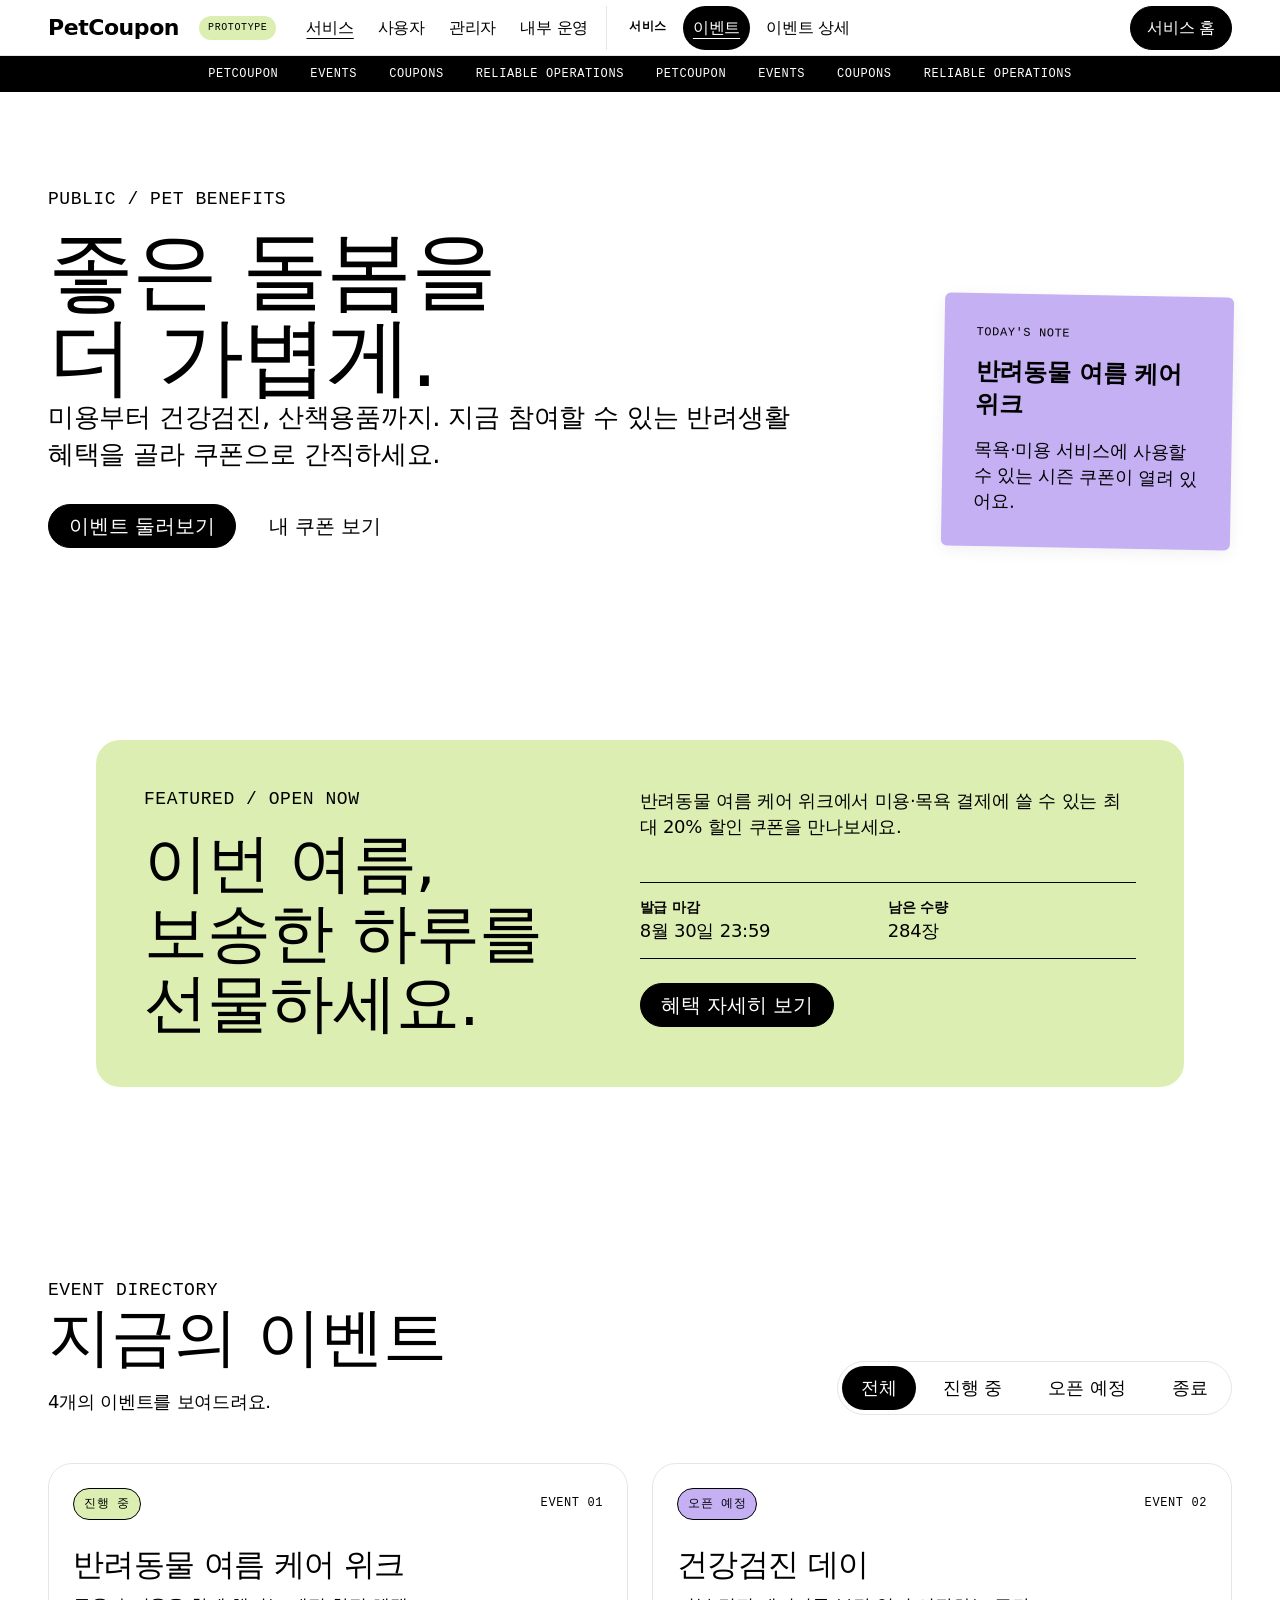
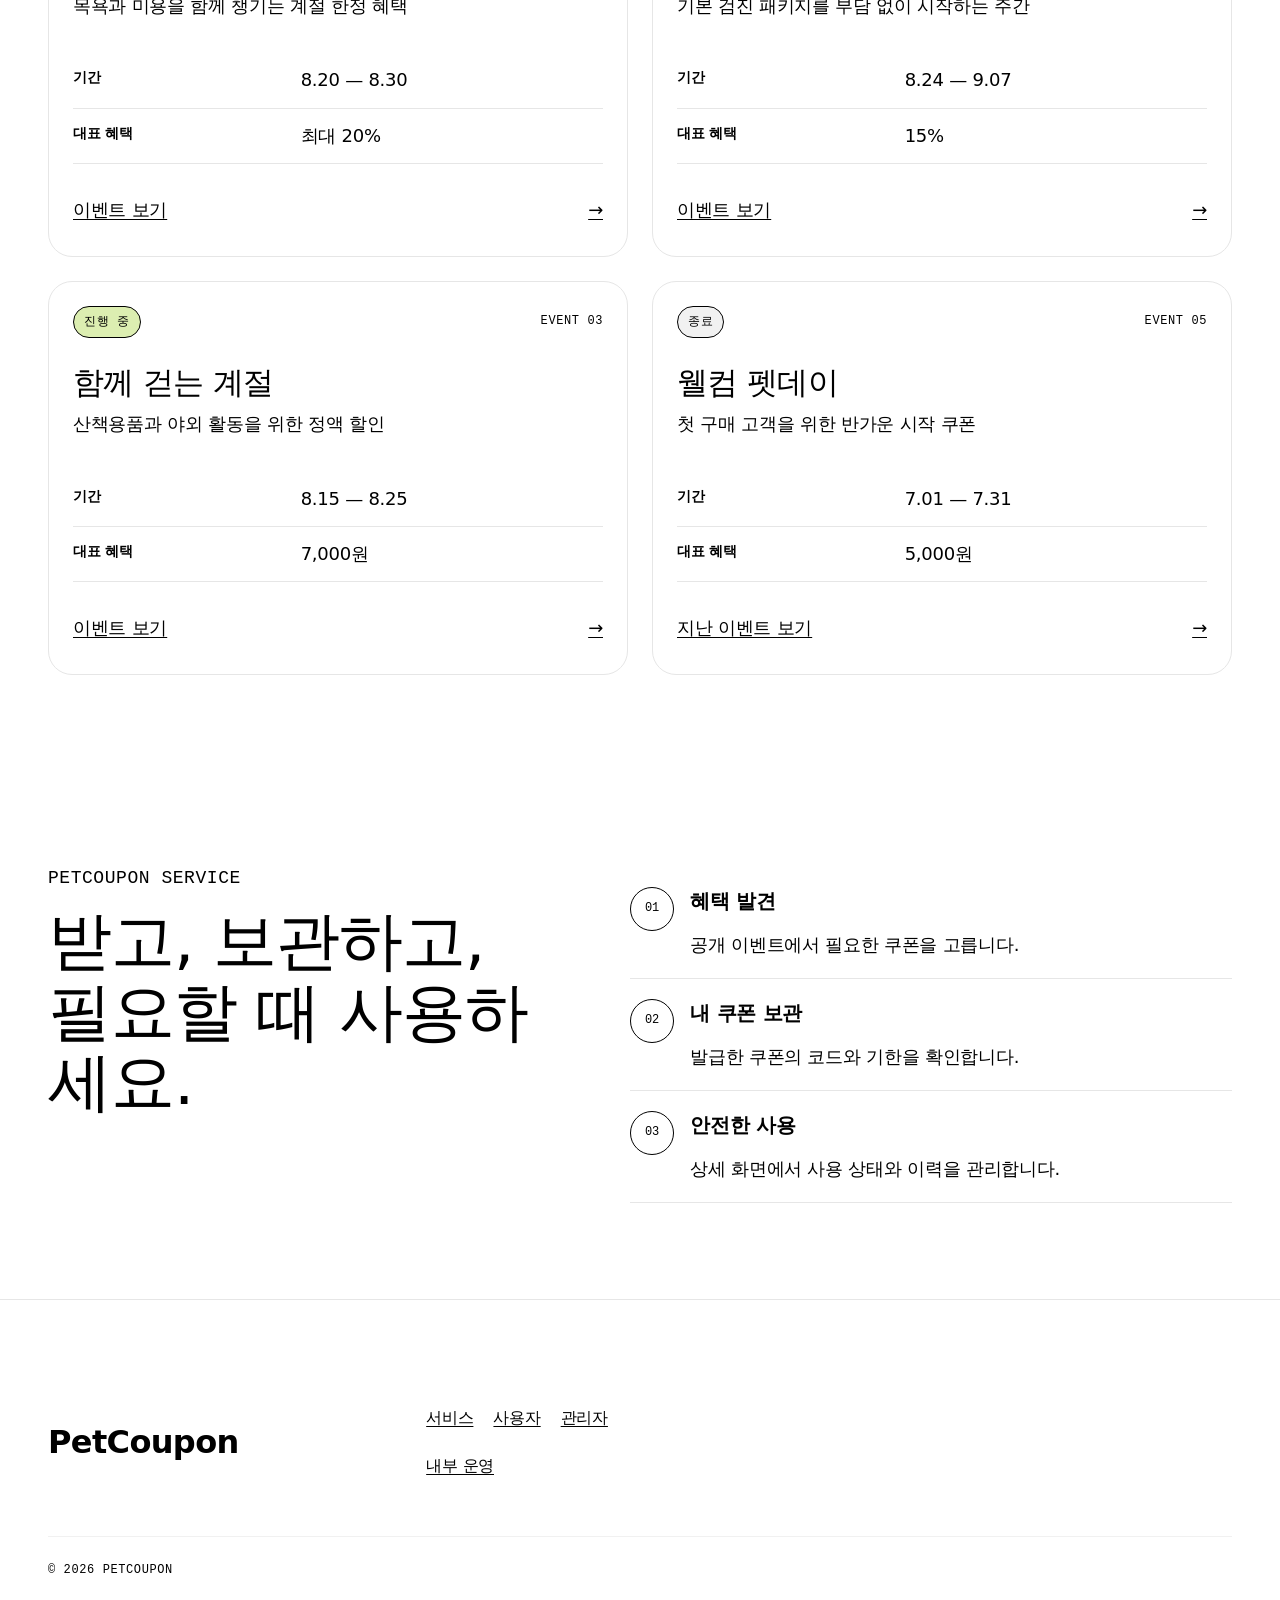
<file: src/main/resources/static/index.html>
<!doctype html>
<html lang="ko">
<head>
  <meta charset="UTF-8">
  <meta name="viewport" content="width=device-width, initial-scale=1">
  <title>PetCoupon | 반려생활을 위한 쿠폰</title>
  <meta name="description" content="반려동물 케어 이벤트와 쿠폰을 한곳에서 만나는 PetCoupon 서비스 홈입니다.">
  <link rel="stylesheet" href="css/common.css">
  <script src="js/common.js" defer></script>
</head>
<body data-area="public" data-page="index" data-root="">
  <a class="skip-link" href="#main-content">본문으로 건너뛰기</a>
  <div data-site-header></div>

  <main id="main-content" class="page-shell" tabindex="-1">
    <section class="page-hero" aria-labelledby="home-title">
      <div class="container hero-grid">
        <div>
          <p class="eyebrow">PUBLIC / PET BENEFITS</p>
          <h1 id="home-title">좋은 돌봄을<br>더 가볍게.</h1>
          <p class="hero-copy">미용부터 건강검진, 산책용품까지. 지금 참여할 수 있는 반려생활 혜택을 골라 쿠폰으로 간직하세요.</p>
          <div class="hero-actions">
            <a class="button button--primary" href="#event-list">이벤트 둘러보기</a>
            <a class="button button--secondary" href="user/my-coupons.html">내 쿠폰 보기</a>
          </div>
        </div>
        <aside class="hero-note" aria-label="오늘의 안내">
          <span class="caption">TODAY'S NOTE</span>
          <strong>반려동물 여름 케어 위크</strong>
          <p>목욕·미용 서비스에 사용할 수 있는 시즌 쿠폰이 열려 있어요.</p>
        </aside>
      </div>
    </section>

    <section class="section" aria-labelledby="featured-title">
      <div class="container">
        <article class="color-block color-block--lime story-split">
          <div>
            <p class="eyebrow">FEATURED / OPEN NOW</p>
            <h2 id="featured-title">이번 여름,<br>보송한 하루를 선물하세요.</h2>
          </div>
          <div class="story-copy">
            <p>반려동물 여름 케어 위크에서 미용·목욕 결제에 쓸 수 있는 최대 20% 할인 쿠폰을 만나보세요.</p>
            <dl class="inline-facts">
              <div><dt>발급 마감</dt><dd>8월 30일 23:59</dd></div>
              <div><dt>남은 수량</dt><dd>284장</dd></div>
            </dl>
            <a class="button button--primary" href="event-detail.html?id=1">혜택 자세히 보기</a>
          </div>
        </article>
      </div>
    </section>

    <section id="event-list" class="section" aria-labelledby="event-list-title">
      <div class="container" data-filter-group>
        <div class="section-head">
          <div>
            <p class="eyebrow">EVENT DIRECTORY</p>
            <h2 id="event-list-title">지금의 이벤트</h2>
            <p><span data-result-count aria-live="polite">4개</span>의 이벤트를 보여드려요.</p>
          </div>
          <div class="filter-bar" role="group" aria-label="이벤트 상태 필터">
            <button class="filter-pill is-active" type="button" data-filter-value="all" aria-pressed="true" aria-controls="event-grid">전체</button>
            <button class="filter-pill" type="button" data-filter-value="open" aria-pressed="false" aria-controls="event-grid">진행 중</button>
            <button class="filter-pill" type="button" data-filter-value="scheduled" aria-pressed="false" aria-controls="event-grid">오픈 예정</button>
            <button class="filter-pill" type="button" data-filter-value="closed" aria-pressed="false" aria-controls="event-grid">종료</button>
          </div>
        </div>

        <div id="event-grid" class="card-grid card-grid--two">
          <article class="hairline-card event-card" data-filter-item data-status="open" data-record-id="event-1">
            <div class="card-topline"><span class="status status--open">진행 중</span><span class="caption">EVENT 01</span></div>
            <h3>반려동물 여름 케어 위크</h3>
            <p>목욕과 미용을 함께 챙기는 계절 한정 혜택</p>
            <dl class="card-facts"><div><dt>기간</dt><dd>8.20 — 8.30</dd></div><div><dt>대표 혜택</dt><dd>최대 20%</dd></div></dl>
            <a class="card-link" href="event-detail.html?id=1">이벤트 보기 <span aria-hidden="true">→</span></a>
          </article>
          <article class="hairline-card event-card" data-filter-item data-status="scheduled" data-record-id="event-2">
            <div class="card-topline"><span class="status status--scheduled">오픈 예정</span><span class="caption">EVENT 02</span></div>
            <h3>건강검진 데이</h3>
            <p>기본 검진 패키지를 부담 없이 시작하는 주간</p>
            <dl class="card-facts"><div><dt>기간</dt><dd>8.24 — 9.07</dd></div><div><dt>대표 혜택</dt><dd>15%</dd></div></dl>
            <a class="card-link" href="event-detail.html?id=2">이벤트 보기 <span aria-hidden="true">→</span></a>
          </article>
          <article class="hairline-card event-card" data-filter-item data-status="open" data-record-id="event-3">
            <div class="card-topline"><span class="status status--open">진행 중</span><span class="caption">EVENT 03</span></div>
            <h3>함께 걷는 계절</h3>
            <p>산책용품과 야외 활동을 위한 정액 할인</p>
            <dl class="card-facts"><div><dt>기간</dt><dd>8.15 — 8.25</dd></div><div><dt>대표 혜택</dt><dd>7,000원</dd></div></dl>
            <a class="card-link" href="event-detail.html?id=3">이벤트 보기 <span aria-hidden="true">→</span></a>
          </article>
          <article class="hairline-card event-card" data-filter-item data-status="closed" data-record-id="event-5">
            <div class="card-topline"><span class="status status--closed">종료</span><span class="caption">EVENT 05</span></div>
            <h3>웰컴 펫데이</h3>
            <p>첫 구매 고객을 위한 반가운 시작 쿠폰</p>
            <dl class="card-facts"><div><dt>기간</dt><dd>7.01 — 7.31</dd></div><div><dt>대표 혜택</dt><dd>5,000원</dd></div></dl>
            <a class="card-link" href="event-detail.html?id=5">지난 이벤트 보기 <span aria-hidden="true">→</span></a>
          </article>
        </div>
        <div class="empty-state" data-filter-empty role="status" hidden>
          <h3>조건에 맞는 이벤트가 없어요.</h3>
          <p>다른 상태를 선택해 보세요.</p>
        </div>
      </div>
    </section>

    <section class="section" aria-labelledby="service-title">
      <div class="container editorial-row">
        <div><p class="eyebrow">PETCOUPON SERVICE</p><h2 id="service-title">받고, 보관하고,<br>필요할 때 사용하세요.</h2></div>
        <ol class="numbered-list">
          <li><strong>혜택 발견</strong><span>공개 이벤트에서 필요한 쿠폰을 고릅니다.</span></li>
          <li><strong>내 쿠폰 보관</strong><span>발급한 쿠폰의 코드와 기한을 확인합니다.</span></li>
          <li><strong>안전한 사용</strong><span>상세 화면에서 사용 상태와 이력을 관리합니다.</span></li>
        </ol>
      </div>
    </section>
  </main>

  <div data-site-footer></div>
  <div class="toast" data-toast role="status" aria-live="polite" aria-atomic="true" hidden></div>
</body>
</html>
</file>
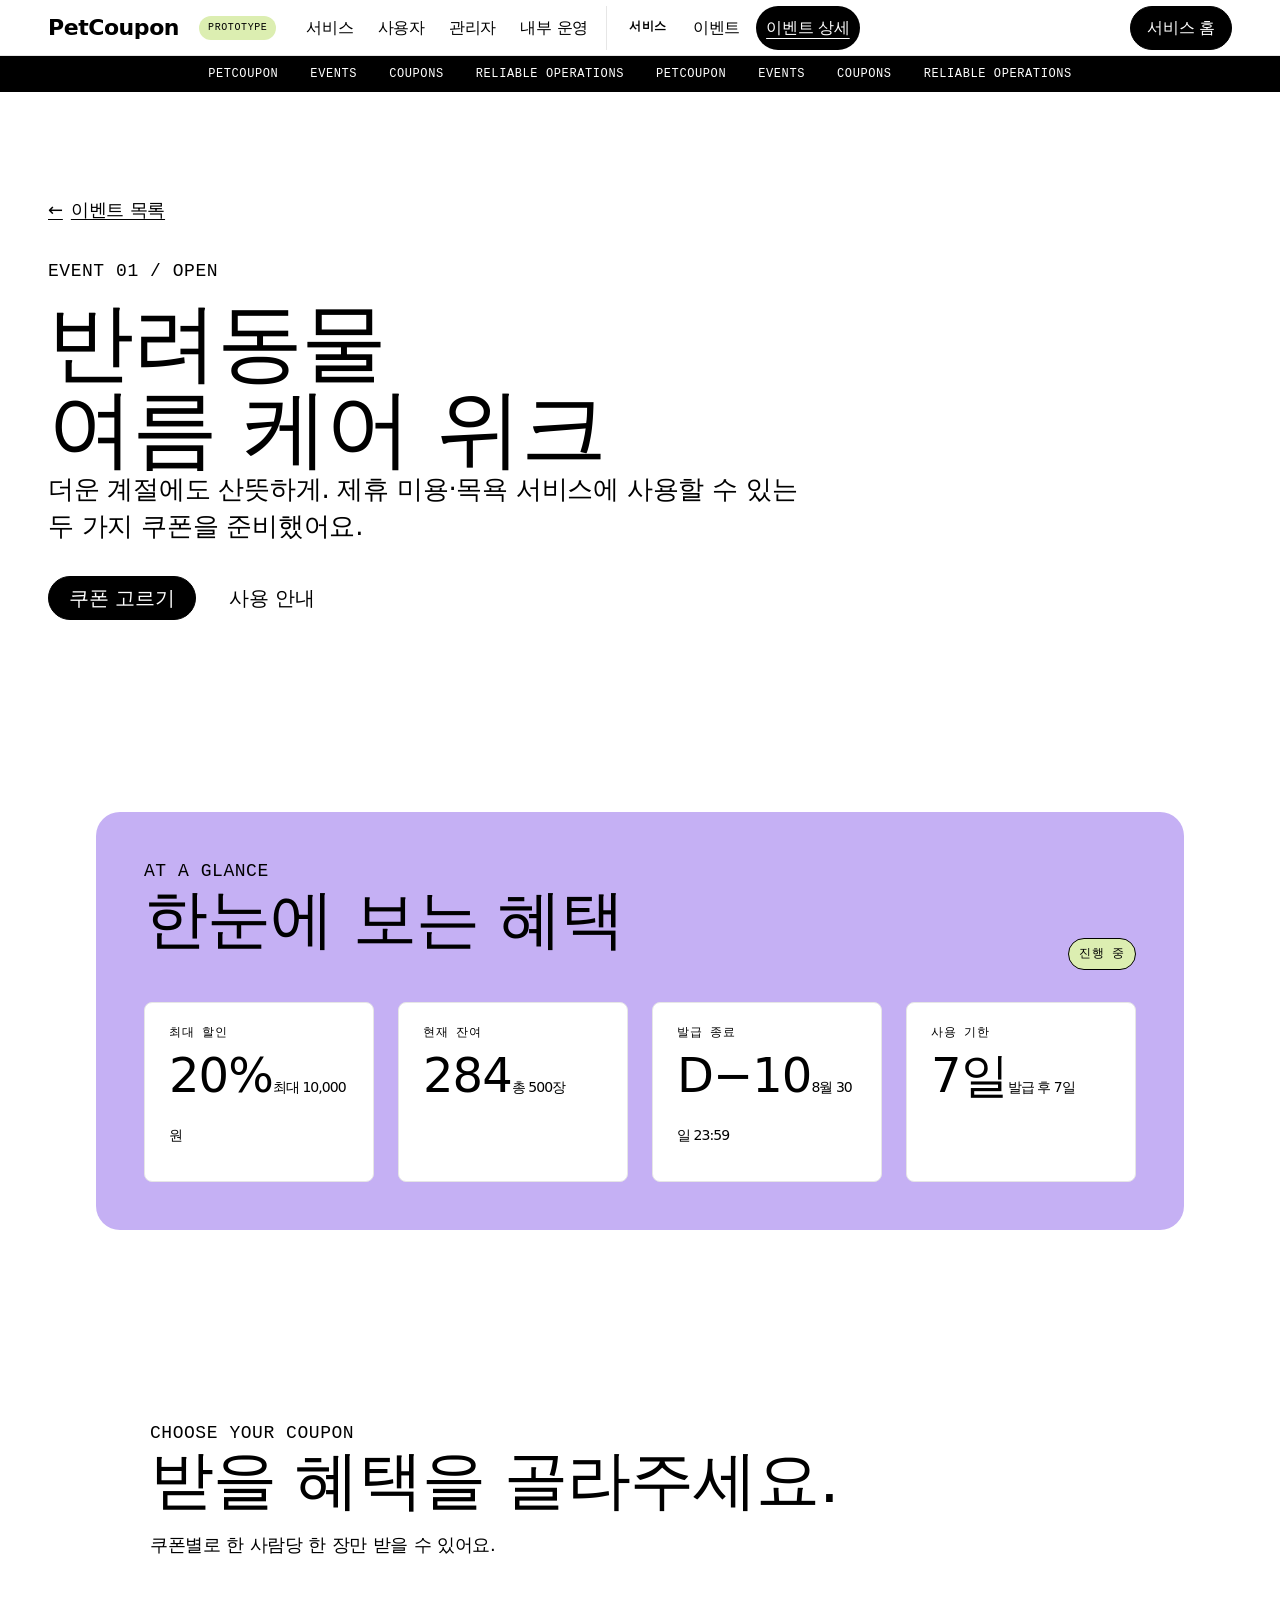
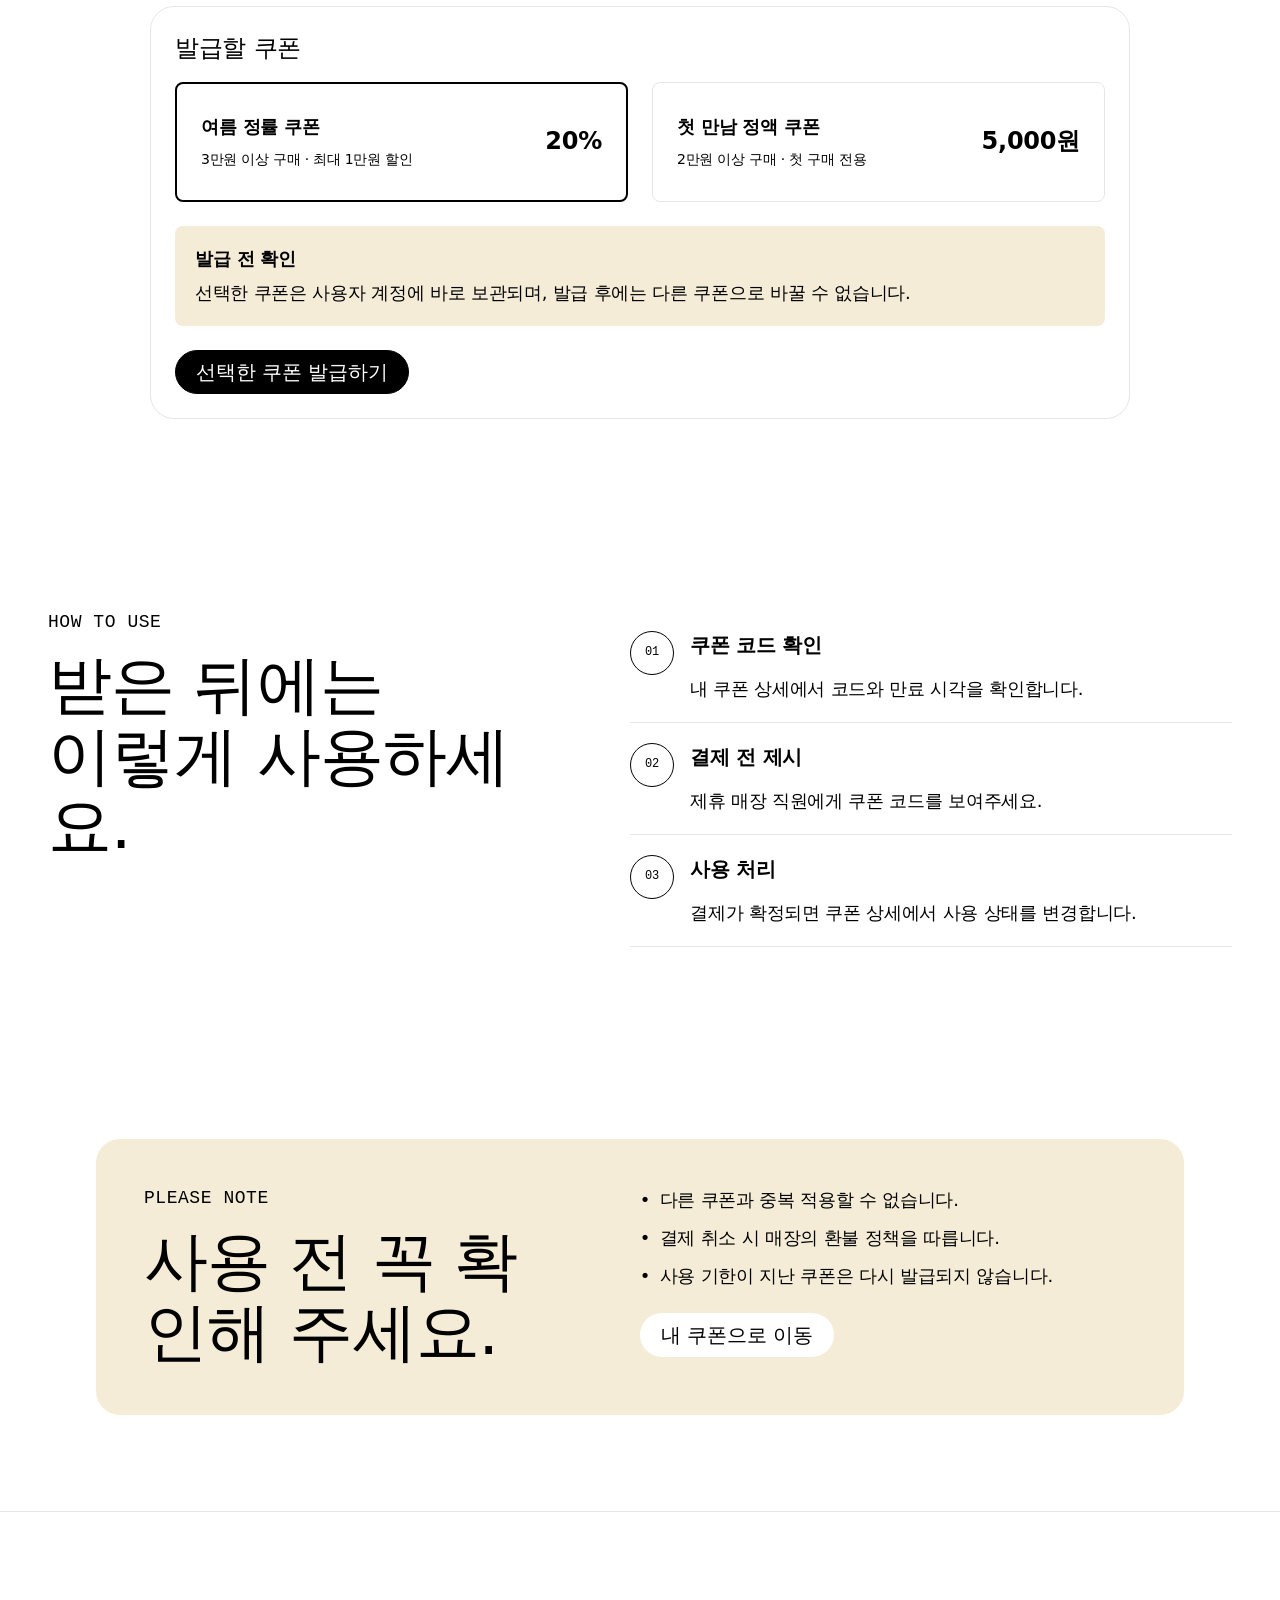
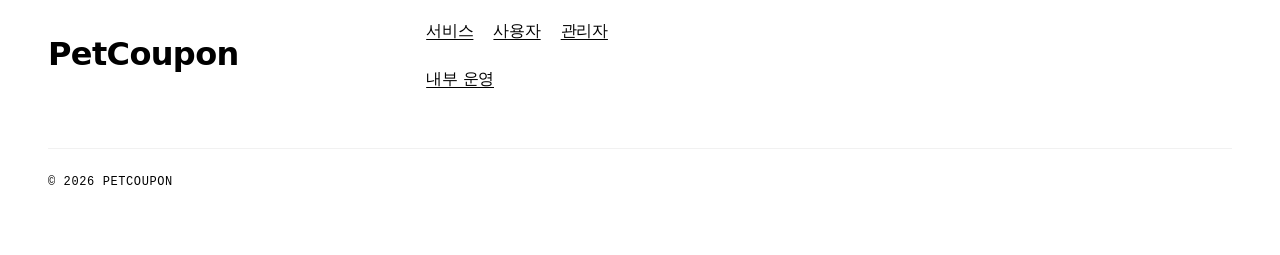
<file: src/main/resources/static/event-detail.html>
<!doctype html>
<html lang="ko">
<head>
  <meta charset="UTF-8">
  <meta name="viewport" content="width=device-width, initial-scale=1">
  <title>반려동물 여름 케어 위크 | PetCoupon</title>
  <meta name="description" content="반려동물 여름 케어 위크의 혜택과 발급 쿠폰을 확인하세요.">
  <link rel="stylesheet" href="css/common.css">
  <script src="js/common.js" defer></script>
</head>
<body data-area="public" data-page="event-detail" data-root="">
  <a class="skip-link" href="#main-content">본문으로 건너뛰기</a>
  <div data-site-header></div>

  <main id="main-content" class="page-shell" tabindex="-1">
    <section class="page-hero" aria-labelledby="event-title">
      <div class="container">
        <a class="back-link" href="index.html#event-list"><span aria-hidden="true">←</span> 이벤트 목록</a>
        <p class="eyebrow">EVENT 01 / OPEN</p>
        <h1 id="event-title">반려동물<br>여름 케어 위크</h1>
        <p class="hero-copy">더운 계절에도 산뜻하게. 제휴 미용·목욕 서비스에 사용할 수 있는 두 가지 쿠폰을 준비했어요.</p>
        <div class="hero-actions"><a class="button button--primary" href="#coupon-choice">쿠폰 고르기</a><a class="button button--secondary" href="#event-guide">사용 안내</a></div>
      </div>
    </section>

    <section class="section" aria-labelledby="event-summary-title">
      <div class="container">
        <article class="color-block color-block--lilac">
          <div class="section-head section-head--compact">
            <div><p class="eyebrow">AT A GLANCE</p><h2 id="event-summary-title">한눈에 보는 혜택</h2></div>
            <span class="status status--open">진행 중</span>
          </div>
          <dl class="metric-grid metric-grid--four">
            <div class="metric"><dt>최대 할인</dt><dd>20%<small>최대 10,000원</small></dd></div>
            <div class="metric"><dt>현재 잔여</dt><dd>284<small>총 500장</small></dd></div>
            <div class="metric"><dt>발급 종료</dt><dd>D−10<small>8월 30일 23:59</small></dd></div>
            <div class="metric"><dt>사용 기한</dt><dd>7일<small>발급 후 7일</small></dd></div>
          </dl>
        </article>
      </div>
    </section>

    <section id="coupon-choice" class="section" aria-labelledby="coupon-choice-title">
      <div class="container container--reading">
        <div class="section-head">
          <div><p class="eyebrow">CHOOSE YOUR COUPON</p><h2 id="coupon-choice-title">받을 혜택을 골라주세요.</h2><p>쿠폰별로 한 사람당 한 장만 받을 수 있어요.</p></div>
        </div>
        <form class="form-panel" data-demo-form data-demo-message="여름 케어 쿠폰이 내 쿠폰에 담겼습니다.">
          <fieldset class="choice-fieldset">
            <legend>발급할 쿠폰</legend>
            <div class="choice-grid">
              <div class="choice-card">
                <input id="coupon-rate" name="couponChoice" type="radio" value="rate" checked>
                <label for="coupon-rate"><span><strong>여름 정률 쿠폰</strong><small>3만원 이상 구매 · 최대 1만원 할인</small></span><b>20%</b></label>
              </div>
              <div class="choice-card">
                <input id="coupon-fixed" name="couponChoice" type="radio" value="fixed">
                <label for="coupon-fixed"><span><strong>첫 만남 정액 쿠폰</strong><small>2만원 이상 구매 · 첫 구매 전용</small></span><b>5,000원</b></label>
              </div>
            </div>
          </fieldset>
          <div class="form-note"><strong>발급 전 확인</strong><p>선택한 쿠폰은 사용자 계정에 바로 보관되며, 발급 후에는 다른 쿠폰으로 바꿀 수 없습니다.</p></div>
          <button class="button button--primary" type="submit">선택한 쿠폰 발급하기</button>
        </form>
      </div>
    </section>

    <section id="event-guide" class="section" aria-labelledby="event-guide-title">
      <div class="container editorial-row">
        <div><p class="eyebrow">HOW TO USE</p><h2 id="event-guide-title">받은 뒤에는<br>이렇게 사용하세요.</h2></div>
        <ol class="numbered-list">
          <li><strong>쿠폰 코드 확인</strong><span>내 쿠폰 상세에서 코드와 만료 시각을 확인합니다.</span></li>
          <li><strong>결제 전 제시</strong><span>제휴 매장 직원에게 쿠폰 코드를 보여주세요.</span></li>
          <li><strong>사용 처리</strong><span>결제가 확정되면 쿠폰 상세에서 사용 상태를 변경합니다.</span></li>
        </ol>
      </div>
    </section>

    <section class="section" aria-labelledby="notice-title">
      <div class="container">
        <article class="color-block color-block--cream story-split">
          <div><p class="eyebrow">PLEASE NOTE</p><h2 id="notice-title">사용 전 꼭 확인해 주세요.</h2></div>
          <div class="story-copy"><ul class="bullet-list"><li>다른 쿠폰과 중복 적용할 수 없습니다.</li><li>결제 취소 시 매장의 환불 정책을 따릅니다.</li><li>사용 기한이 지난 쿠폰은 다시 발급되지 않습니다.</li></ul><a class="button button--secondary" href="user/my-coupons.html">내 쿠폰으로 이동</a></div>
        </article>
      </div>
    </section>
  </main>

  <div data-site-footer></div>
  <div class="toast" data-toast role="status" aria-live="polite" aria-atomic="true" hidden></div>
</body>
</html>
</file>
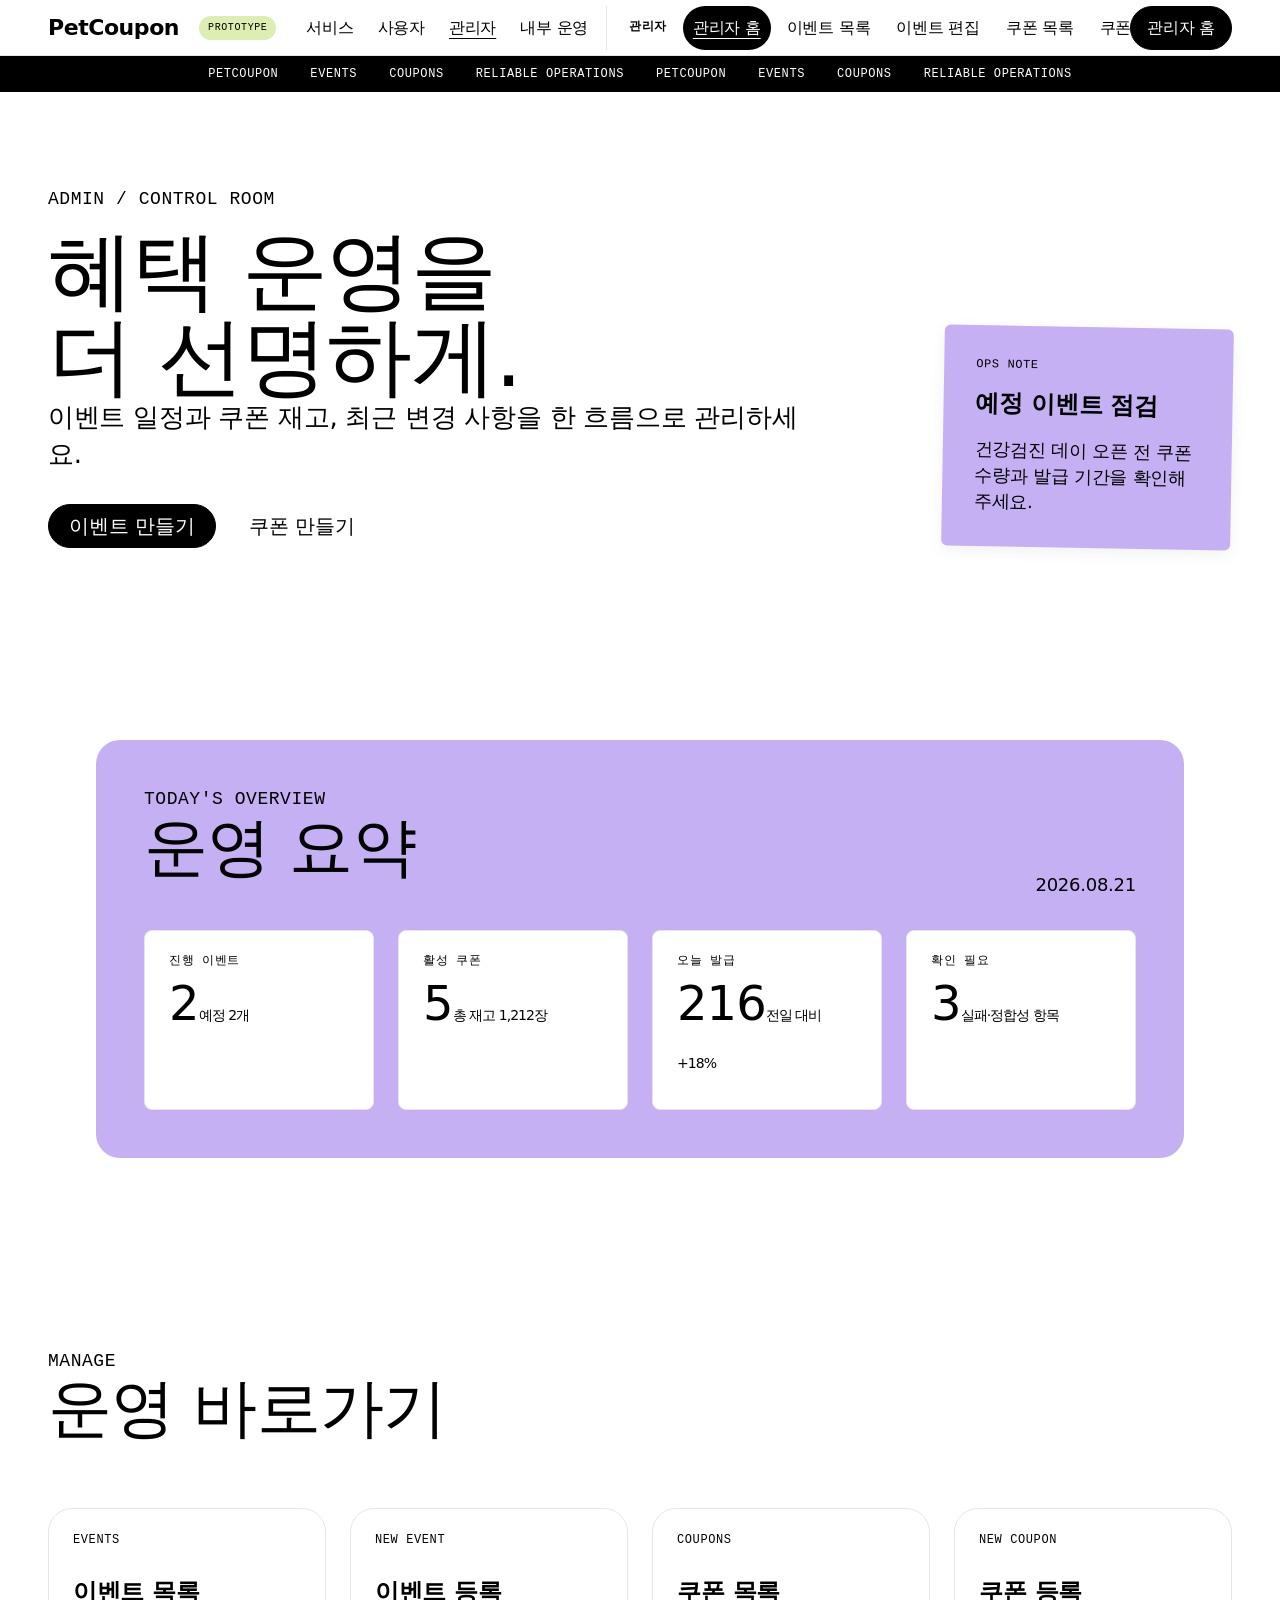
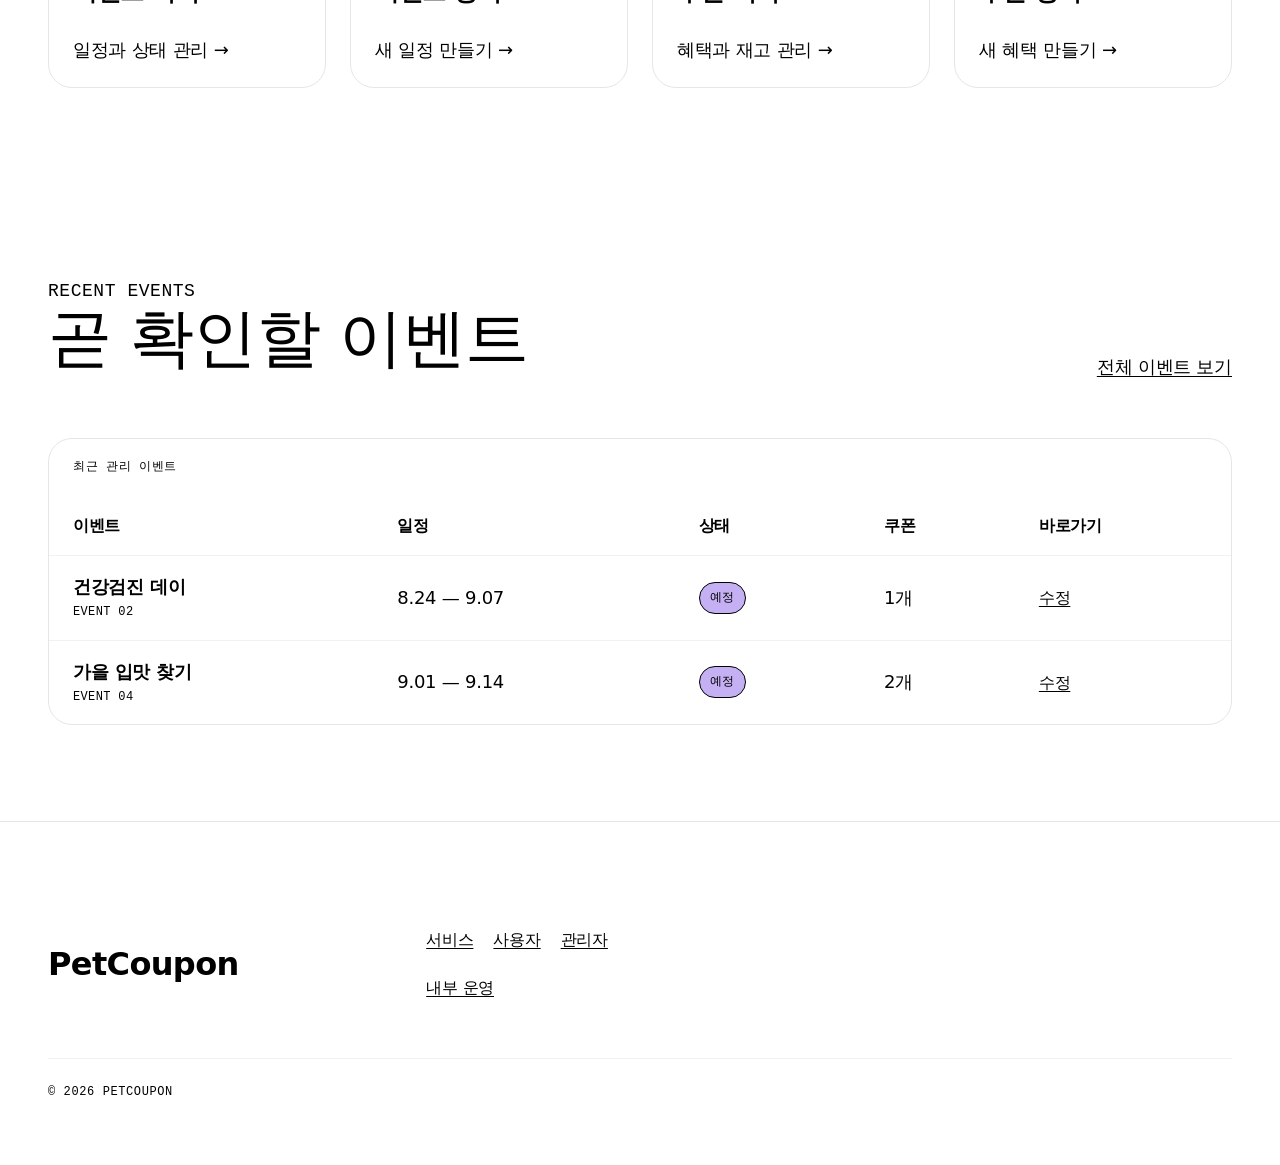
<file: src/main/resources/static/admin/admin.html>
<!doctype html>
<html lang="ko">
<head>
  <meta charset="UTF-8">
  <meta name="viewport" content="width=device-width, initial-scale=1">
  <title>관리자 홈 | PetCoupon</title>
  <meta name="description" content="이벤트와 쿠폰 운영 현황을 한눈에 확인하는 PetCoupon 관리자 홈입니다.">
  <link rel="stylesheet" href="../css/common.css">
  <script src="../js/common.js" defer></script>
</head>
<body data-area="admin" data-page="admin" data-root="../">
  <a class="skip-link" href="#main-content">본문으로 건너뛰기</a>
  <div data-site-header></div>

  <main id="main-content" class="page-shell" tabindex="-1">
    <section class="page-hero" aria-labelledby="admin-home-title">
      <div class="container hero-grid">
        <div><p class="eyebrow">ADMIN / CONTROL ROOM</p><h1 id="admin-home-title">혜택 운영을<br>더 선명하게.</h1><p class="hero-copy">이벤트 일정과 쿠폰 재고, 최근 변경 사항을 한 흐름으로 관리하세요.</p><div class="hero-actions"><a class="button button--primary" href="event-form.html">이벤트 만들기</a><a class="button button--secondary" href="coupon-form.html">쿠폰 만들기</a></div></div>
        <aside class="hero-note" aria-label="오늘의 운영 메모"><span class="caption">OPS NOTE</span><strong>예정 이벤트 점검</strong><p>건강검진 데이 오픈 전 쿠폰 수량과 발급 기간을 확인해 주세요.</p></aside>
      </div>
    </section>

    <section class="section" aria-labelledby="admin-summary-title">
      <div class="container">
        <article class="color-block color-block--lilac">
          <div class="section-head section-head--compact"><div><p class="eyebrow">TODAY'S OVERVIEW</p><h2 id="admin-summary-title">운영 요약</h2></div><time datetime="2026-08-21">2026.08.21</time></div>
          <dl class="metric-grid metric-grid--four"><div class="metric"><dt>진행 이벤트</dt><dd>2<small>예정 2개</small></dd></div><div class="metric"><dt>활성 쿠폰</dt><dd>5<small>총 재고 1,212장</small></dd></div><div class="metric"><dt>오늘 발급</dt><dd>216<small>전일 대비 +18%</small></dd></div><div class="metric"><dt>확인 필요</dt><dd>3<small>실패·정합성 항목</small></dd></div></dl>
        </article>
      </div>
    </section>

    <section class="section" aria-labelledby="admin-shortcut-title">
      <div class="container">
        <div class="section-head"><div><p class="eyebrow">MANAGE</p><h2 id="admin-shortcut-title">운영 바로가기</h2></div></div>
        <nav class="card-grid card-grid--four" aria-label="관리 기능 바로가기">
          <a class="hairline-card shortcut-card" href="events.html"><span class="caption">EVENTS</span><strong>이벤트 목록</strong><span>일정과 상태 관리 →</span></a>
          <a class="hairline-card shortcut-card" href="event-form.html"><span class="caption">NEW EVENT</span><strong>이벤트 등록</strong><span>새 일정 만들기 →</span></a>
          <a class="hairline-card shortcut-card" href="coupons.html"><span class="caption">COUPONS</span><strong>쿠폰 목록</strong><span>혜택과 재고 관리 →</span></a>
          <a class="hairline-card shortcut-card" href="coupon-form.html"><span class="caption">NEW COUPON</span><strong>쿠폰 등록</strong><span>새 혜택 만들기 →</span></a>
        </nav>
      </div>
    </section>

    <section class="section" aria-labelledby="recent-events-title">
      <div class="container">
        <div class="section-head"><div><p class="eyebrow">RECENT EVENTS</p><h2 id="recent-events-title">곧 확인할 이벤트</h2></div><a class="text-link" href="events.html">전체 이벤트 보기</a></div>
        <div class="table-shell desktop-table"><table><caption>최근 관리 이벤트</caption><thead><tr><th scope="col">이벤트</th><th scope="col">일정</th><th scope="col">상태</th><th scope="col">쿠폰</th><th scope="col">바로가기</th></tr></thead><tbody><tr><td><strong>건강검진 데이</strong><small>EVENT 02</small></td><td>8.24 — 9.07</td><td><span class="status status--scheduled">예정</span></td><td>1개</td><td><a class="table-link" href="event-form.html?id=2">수정</a></td></tr><tr><td><strong>가을 입맛 찾기</strong><small>EVENT 04</small></td><td>9.01 — 9.14</td><td><span class="status status--scheduled">예정</span></td><td>2개</td><td><a class="table-link" href="event-form.html?id=4">수정</a></td></tr></tbody></table></div>
        <div class="mobile-cards" aria-label="최근 관리 이벤트 모바일 목록"><article class="hairline-card"><div class="card-topline"><span class="caption">EVENT 02</span><span class="status status--scheduled">예정</span></div><h3>건강검진 데이</h3><p>8.24 — 9.07 · 쿠폰 1개</p><a class="card-link" href="event-form.html?id=2">수정 →</a></article><article class="hairline-card"><div class="card-topline"><span class="caption">EVENT 04</span><span class="status status--scheduled">예정</span></div><h3>가을 입맛 찾기</h3><p>9.01 — 9.14 · 쿠폰 2개</p><a class="card-link" href="event-form.html?id=4">수정 →</a></article></div>
      </div>
    </section>
  </main>

  <div data-site-footer></div>
  <div class="toast" data-toast role="status" aria-live="polite" aria-atomic="true" hidden></div>
</body>
</html>
</file>
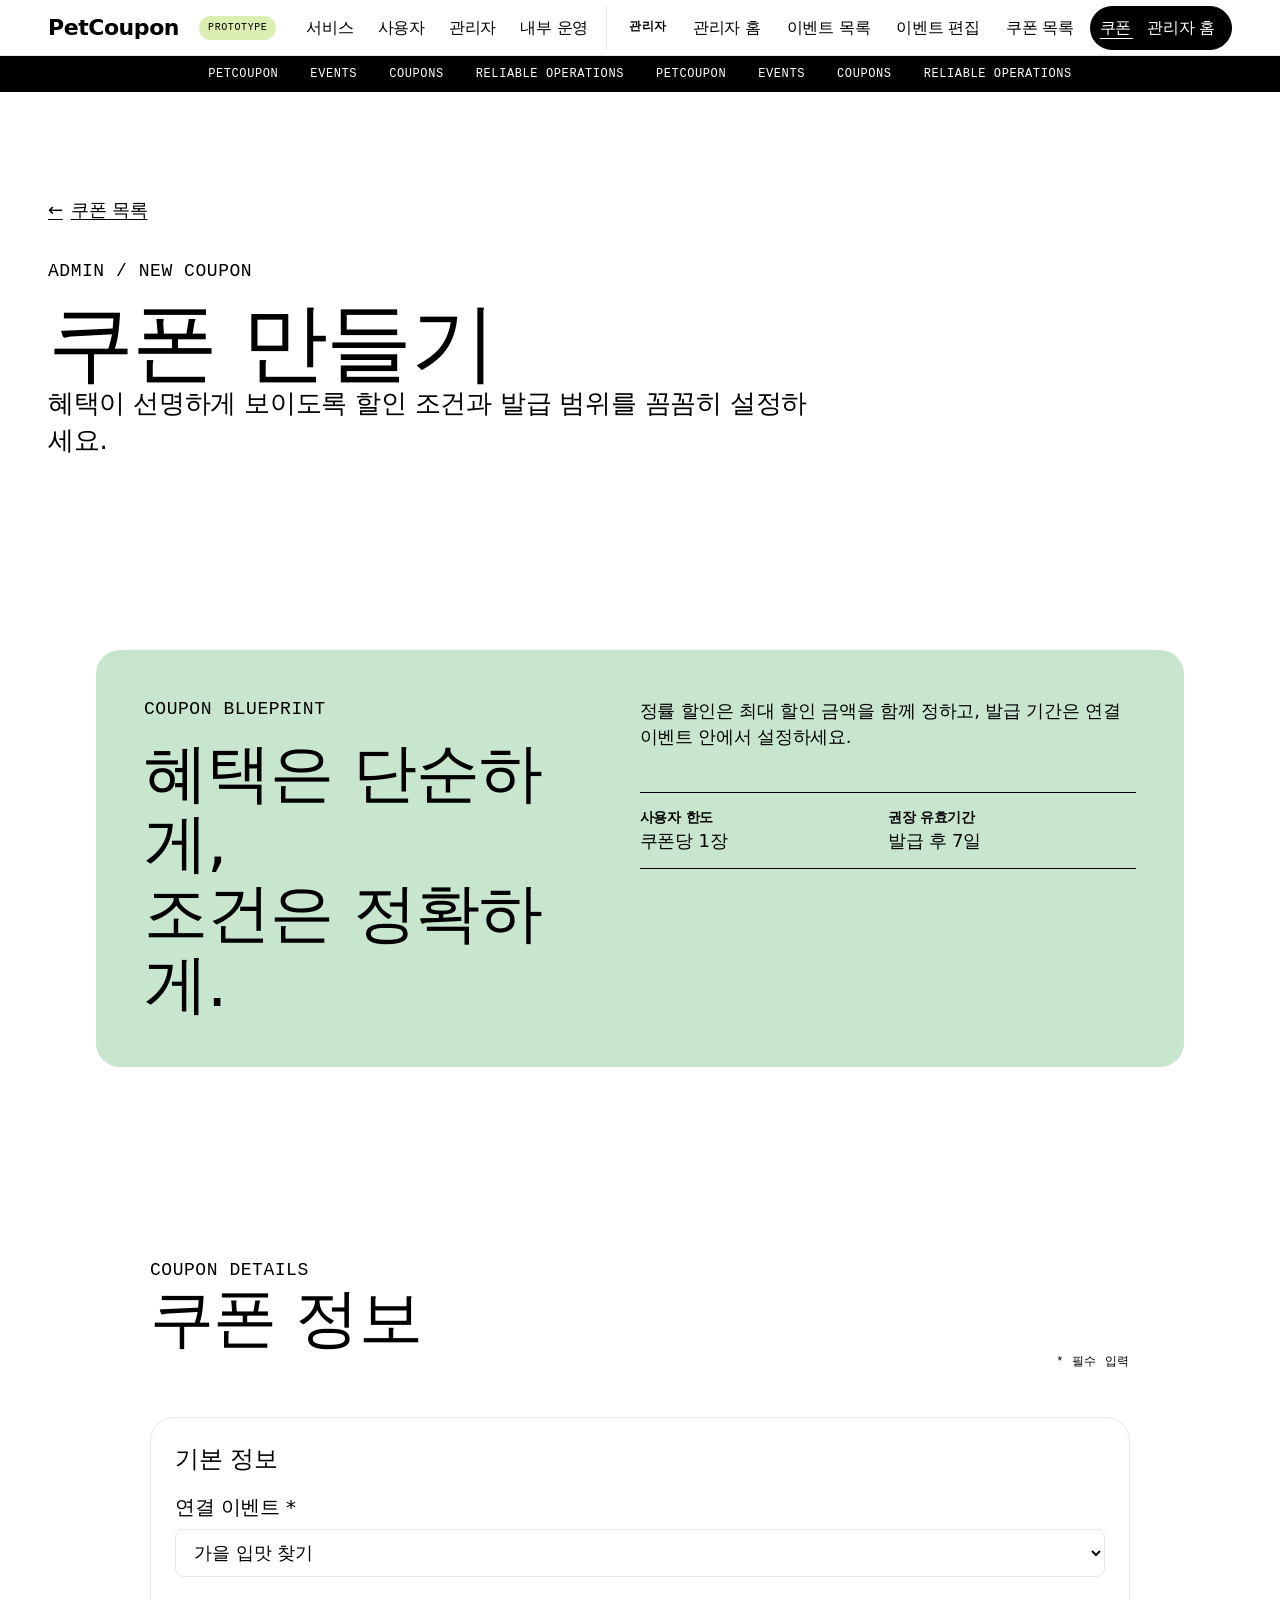
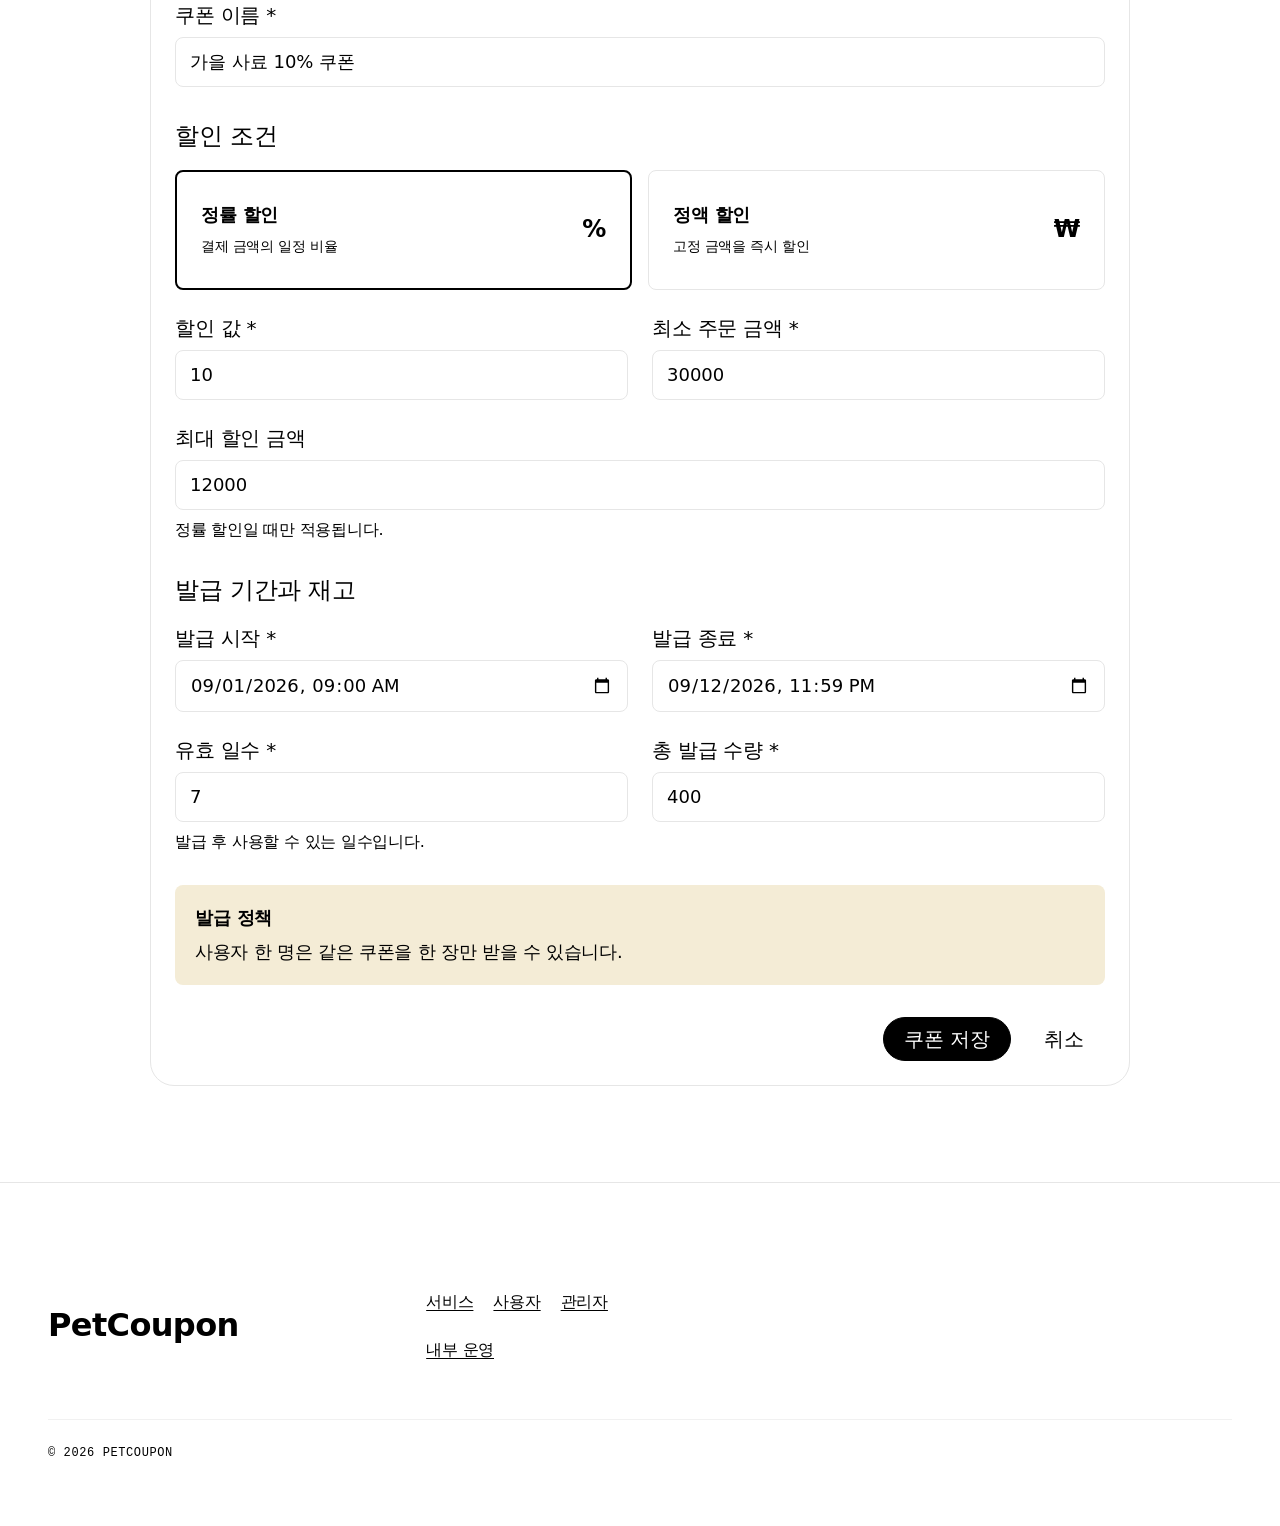
<file: src/main/resources/static/admin/coupon-form.html>
<!doctype html>
<html lang="ko">
<head>
  <meta charset="UTF-8">
  <meta name="viewport" content="width=device-width, initial-scale=1">
  <title>쿠폰 만들기 | PetCoupon</title>
  <meta name="description" content="PetCoupon 쿠폰의 할인 조건, 발급 기간과 재고를 등록합니다.">
  <link rel="stylesheet" href="../css/common.css">
  <script src="../js/common.js" defer></script>
</head>
<body data-area="admin" data-page="coupon-form" data-root="../">
  <a class="skip-link" href="#main-content">본문으로 건너뛰기</a>
  <div data-site-header></div>

  <main id="main-content" class="page-shell" tabindex="-1">
    <section class="page-hero" aria-labelledby="coupon-form-page-title">
      <div class="container"><a class="back-link" href="coupons.html"><span aria-hidden="true">←</span> 쿠폰 목록</a><p class="eyebrow">ADMIN / NEW COUPON</p><h1 id="coupon-form-page-title">쿠폰 만들기</h1><p class="hero-copy">혜택이 선명하게 보이도록 할인 조건과 발급 범위를 꼼꼼히 설정하세요.</p></div>
    </section>

    <section class="section" aria-labelledby="coupon-form-note-title">
      <div class="container"><article class="color-block color-block--mint story-split"><div><p class="eyebrow">COUPON BLUEPRINT</p><h2 id="coupon-form-note-title">혜택은 단순하게,<br>조건은 정확하게.</h2></div><div class="story-copy"><p>정률 할인은 최대 할인 금액을 함께 정하고, 발급 기간은 연결 이벤트 안에서 설정하세요.</p><dl class="inline-facts"><div><dt>사용자 한도</dt><dd>쿠폰당 1장</dd></div><div><dt>권장 유효기간</dt><dd>발급 후 7일</dd></div></dl></div></article></div>
    </section>

    <section class="section" aria-labelledby="coupon-fields-title">
      <div class="container container--form">
        <div class="section-head"><div><p class="eyebrow">COUPON DETAILS</p><h2 id="coupon-fields-title">쿠폰 정보</h2></div><span class="required-note"><span aria-hidden="true">*</span> 필수 입력</span></div>
        <form class="form-panel" data-demo-form data-demo-message="쿠폰 입력 내용을 저장했습니다.">
          <fieldset><legend>기본 정보</legend><div class="form-grid">
            <div class="field-group field-group--full"><label for="coupon-event">연결 이벤트 <span aria-hidden="true">*</span></label><select id="coupon-event" name="eventId" required><option value="">이벤트를 선택하세요</option><option value="2">건강검진 데이</option><option value="4" selected>가을 입맛 찾기</option></select></div>
            <div class="field-group field-group--full"><label for="coupon-name">쿠폰 이름 <span aria-hidden="true">*</span></label><input id="coupon-name" name="name" type="text" value="가을 사료 10% 쿠폰" maxlength="100" required></div>
          </div></fieldset>

          <fieldset><legend>할인 조건</legend><div class="choice-grid choice-grid--compact">
            <div class="choice-card"><input id="discount-type-rate" name="discountType" type="radio" value="RATE" checked><label for="discount-type-rate"><span><strong>정률 할인</strong><small>결제 금액의 일정 비율</small></span><b>%</b></label></div>
            <div class="choice-card"><input id="discount-type-fixed" name="discountType" type="radio" value="FIXED_AMOUNT"><label for="discount-type-fixed"><span><strong>정액 할인</strong><small>고정 금액을 즉시 할인</small></span><b>₩</b></label></div>
          </div><div class="form-grid">
            <div class="field-group"><label for="discount-value">할인 값 <span aria-hidden="true">*</span></label><input id="discount-value" name="discountValue" type="number" value="10" min="1" required></div>
            <div class="field-group"><label for="minimum-order">최소 주문 금액 <span aria-hidden="true">*</span></label><input id="minimum-order" name="minOrderAmount" type="number" value="30000" min="0" step="1" required></div>
            <div class="field-group field-group--full" data-max-discount-field><label for="maximum-discount">최대 할인 금액</label><input id="maximum-discount" name="maxDiscountAmount" type="number" value="12000" min="1" step="1" aria-describedby="maximum-discount-help"><small id="maximum-discount-help">정률 할인일 때만 적용됩니다.</small></div>
          </div></fieldset>

          <fieldset><legend>발급 기간과 재고</legend><div class="form-grid">
            <div class="field-group"><label for="issue-start">발급 시작 <span aria-hidden="true">*</span></label><input id="issue-start" name="issueStartAt" type="datetime-local" value="2026-09-01T09:00" required></div>
            <div class="field-group"><label for="issue-end">발급 종료 <span aria-hidden="true">*</span></label><input id="issue-end" name="issueEndAt" type="datetime-local" value="2026-09-12T23:59" required></div>
            <div class="field-group"><label for="valid-days">유효 일수 <span aria-hidden="true">*</span></label><input id="valid-days" name="validDays" type="number" value="7" min="1" required><small>발급 후 사용할 수 있는 일수입니다.</small></div>
            <div class="field-group"><label for="total-quantity">총 발급 수량 <span aria-hidden="true">*</span></label><input id="total-quantity" name="totalQuantity" type="number" value="400" min="1" required></div>
          </div></fieldset>

          <aside class="form-note"><strong>발급 정책</strong><p>사용자 한 명은 같은 쿠폰을 한 장만 받을 수 있습니다.</p></aside>
          <div class="form-actions"><button class="button button--primary" type="submit">쿠폰 저장</button><a class="button button--secondary" href="coupons.html">취소</a></div>
        </form>
      </div>
    </section>
  </main>

  <div data-site-footer></div>
  <div class="toast" data-toast role="status" aria-live="polite" aria-atomic="true" hidden></div>
</body>
</html>
</file>
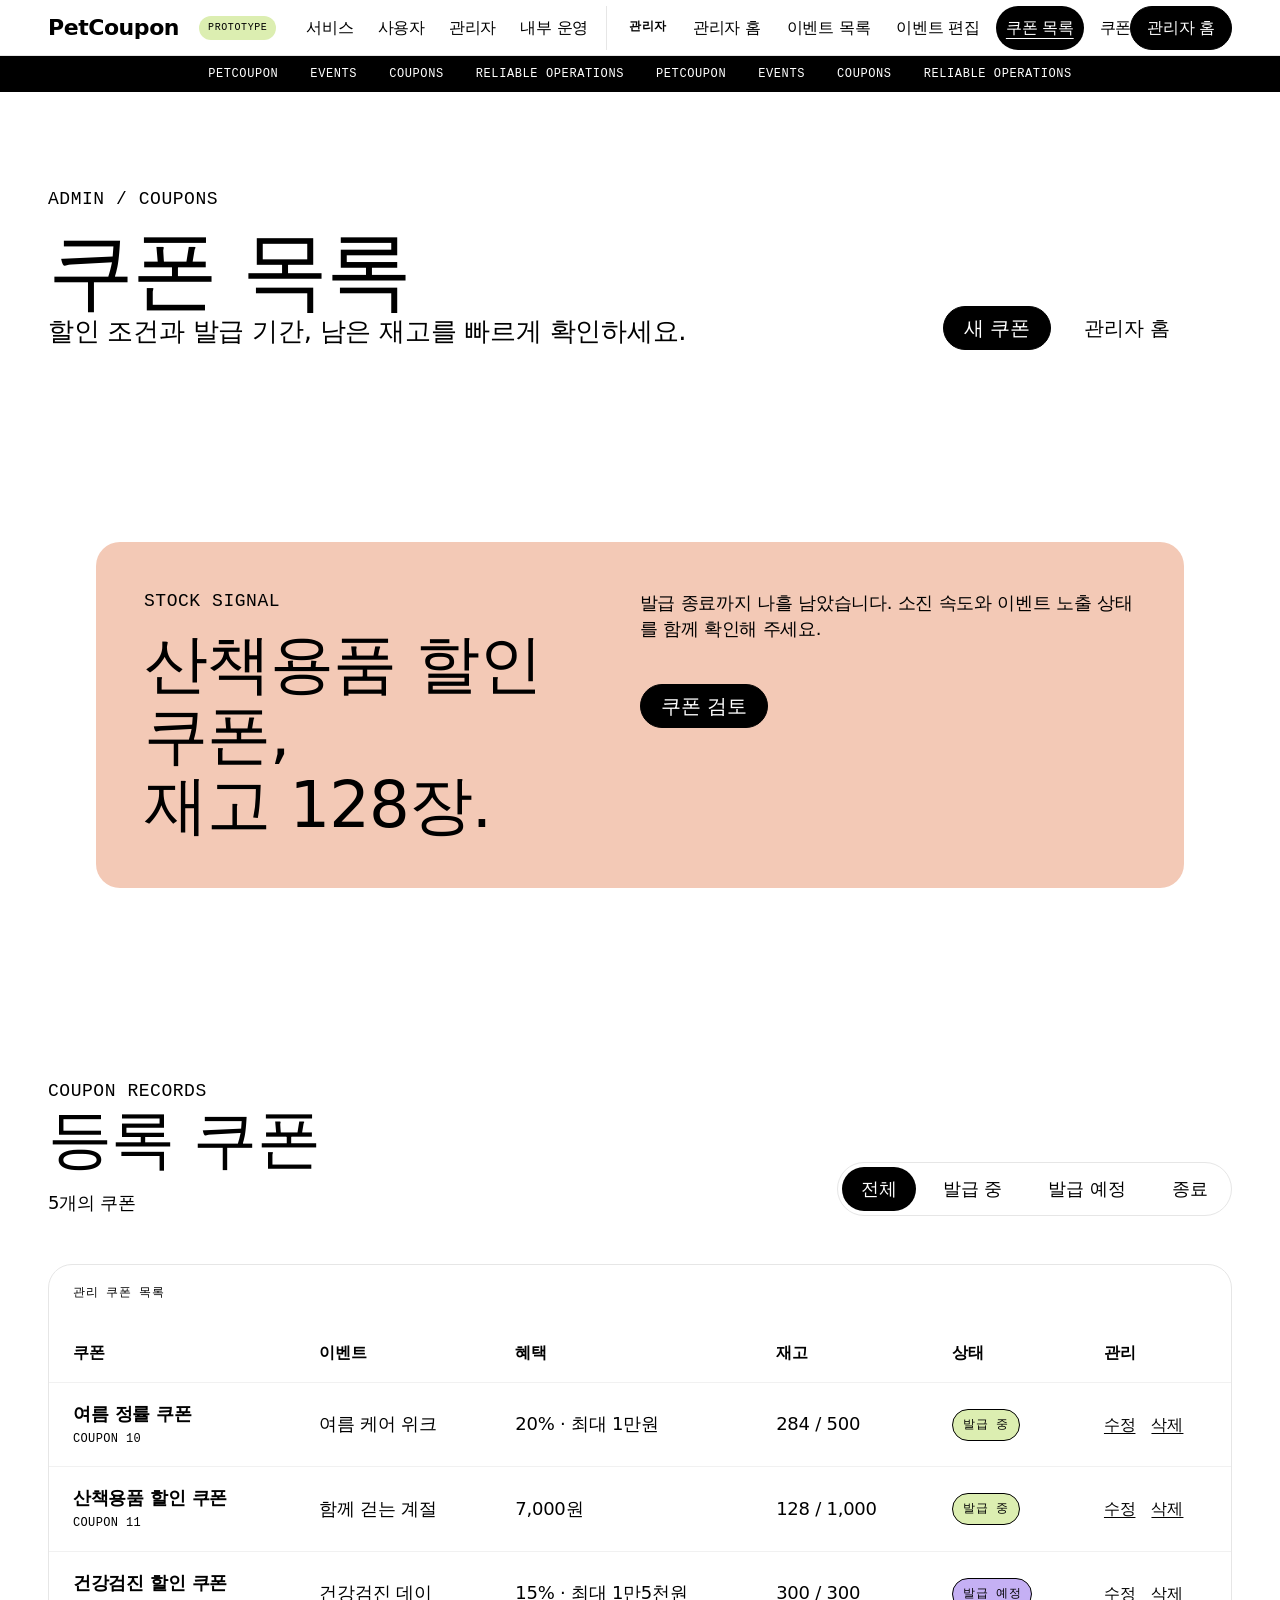
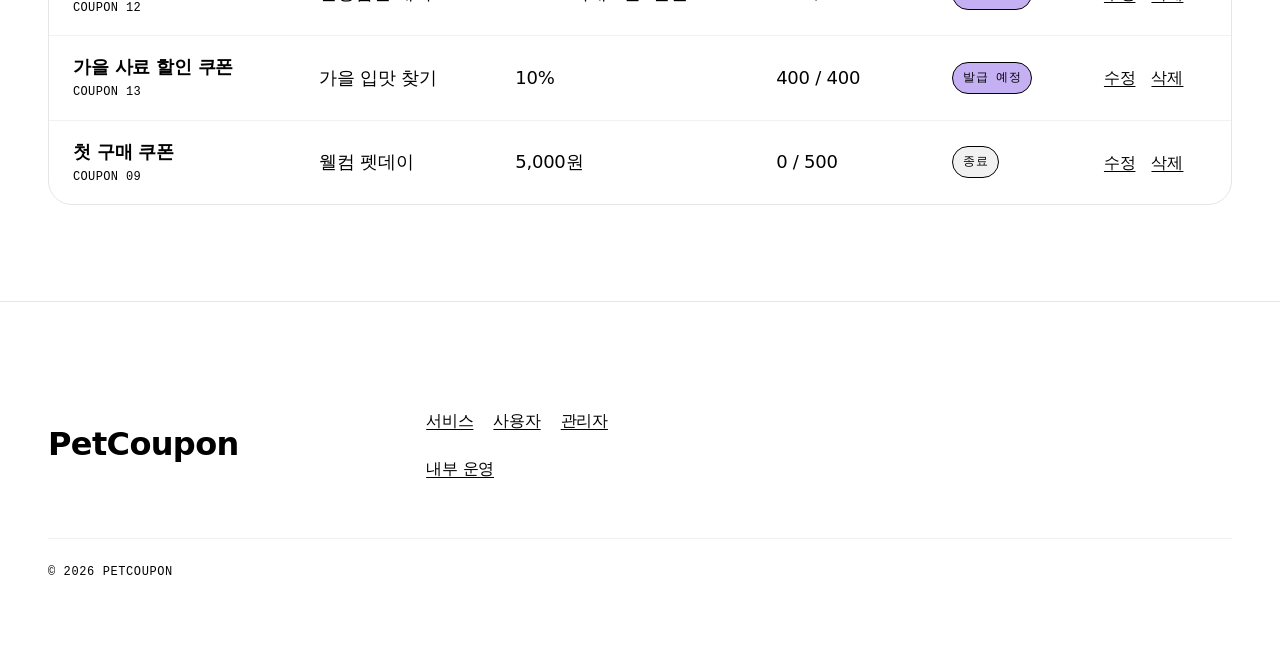
<file: src/main/resources/static/admin/coupons.html>
<!doctype html>
<html lang="ko">
<head>
  <meta charset="UTF-8">
  <meta name="viewport" content="width=device-width, initial-scale=1">
  <title>쿠폰 관리 | PetCoupon</title>
  <meta name="description" content="PetCoupon 쿠폰의 혜택, 발급 기간과 재고를 관리합니다.">
  <link rel="stylesheet" href="../css/common.css">
  <script src="../js/common.js" defer></script>
</head>
<body data-area="admin" data-page="coupons" data-root="../">
  <a class="skip-link" href="#main-content">본문으로 건너뛰기</a>
  <div data-site-header></div>

  <main id="main-content" class="page-shell" tabindex="-1">
    <section class="page-hero" aria-labelledby="admin-coupons-title">
      <div class="container hero-grid"><div><p class="eyebrow">ADMIN / COUPONS</p><h1 id="admin-coupons-title">쿠폰 목록</h1><p class="hero-copy">할인 조건과 발급 기간, 남은 재고를 빠르게 확인하세요.</p></div><div class="hero-actions"><a class="button button--primary" href="coupon-form.html">새 쿠폰</a><a class="button button--secondary" href="admin.html">관리자 홈</a></div></div>
    </section>

    <section class="section" aria-labelledby="coupon-stock-note-title">
      <div class="container"><article class="color-block color-block--coral story-split"><div><p class="eyebrow">STOCK SIGNAL</p><h2 id="coupon-stock-note-title">산책용품 할인 쿠폰,<br>재고 128장.</h2></div><div class="story-copy"><p>발급 종료까지 나흘 남았습니다. 소진 속도와 이벤트 노출 상태를 함께 확인해 주세요.</p><a class="button button--primary" href="coupon-form.html?id=11">쿠폰 검토</a></div></article></div>
    </section>

    <section class="section" aria-labelledby="coupon-record-title">
      <div class="container" data-filter-group>
        <div class="section-head"><div><p class="eyebrow">COUPON RECORDS</p><h2 id="coupon-record-title">등록 쿠폰</h2><p><span data-result-count aria-live="polite">5개</span>의 쿠폰</p></div><div class="filter-bar" role="group" aria-label="관리 쿠폰 상태 필터"><button class="filter-pill is-active" type="button" data-filter-value="all" aria-pressed="true" aria-controls="admin-coupon-records admin-coupon-cards">전체</button><button class="filter-pill" type="button" data-filter-value="issuing" aria-pressed="false" aria-controls="admin-coupon-records admin-coupon-cards">발급 중</button><button class="filter-pill" type="button" data-filter-value="ready" aria-pressed="false" aria-controls="admin-coupon-records admin-coupon-cards">발급 예정</button><button class="filter-pill" type="button" data-filter-value="ended" aria-pressed="false" aria-controls="admin-coupon-records admin-coupon-cards">종료</button></div></div>

        <div id="admin-coupon-records" class="table-shell desktop-table"><table><caption>관리 쿠폰 목록</caption><thead><tr><th scope="col">쿠폰</th><th scope="col">이벤트</th><th scope="col">혜택</th><th scope="col">재고</th><th scope="col">상태</th><th scope="col">관리</th></tr></thead><tbody>
          <tr data-filter-item data-status="issuing" data-record-id="coupon-10"><td><strong>여름 정률 쿠폰</strong><small>COUPON 10</small></td><td>여름 케어 위크</td><td>20% · 최대 1만원</td><td>284 / 500</td><td><span class="status status--open">발급 중</span></td><td><div class="table-actions"><a class="table-link" href="coupon-form.html?id=10">수정</a><button type="button" data-demo-action="delete-coupon" data-demo-message="여름 정률 쿠폰 삭제 확인을 열었습니다." aria-label="여름 정률 쿠폰 삭제">삭제</button></div></td></tr>
          <tr data-filter-item data-status="issuing" data-record-id="coupon-11"><td><strong>산책용품 할인 쿠폰</strong><small>COUPON 11</small></td><td>함께 걷는 계절</td><td>7,000원</td><td>128 / 1,000</td><td><span class="status status--open">발급 중</span></td><td><div class="table-actions"><a class="table-link" href="coupon-form.html?id=11">수정</a><button type="button" data-demo-action="delete-coupon" data-demo-message="산책용품 할인 쿠폰 삭제 확인을 열었습니다." aria-label="산책용품 할인 쿠폰 삭제">삭제</button></div></td></tr>
          <tr data-filter-item data-status="ready" data-record-id="coupon-12"><td><strong>건강검진 할인 쿠폰</strong><small>COUPON 12</small></td><td>건강검진 데이</td><td>15% · 최대 1만5천원</td><td>300 / 300</td><td><span class="status status--scheduled">발급 예정</span></td><td><div class="table-actions"><a class="table-link" href="coupon-form.html?id=12">수정</a><button type="button" data-demo-action="delete-coupon" data-demo-message="건강검진 할인 쿠폰 삭제 확인을 열었습니다." aria-label="건강검진 할인 쿠폰 삭제">삭제</button></div></td></tr>
          <tr data-filter-item data-status="ready" data-record-id="coupon-13"><td><strong>가을 사료 할인 쿠폰</strong><small>COUPON 13</small></td><td>가을 입맛 찾기</td><td>10%</td><td>400 / 400</td><td><span class="status status--scheduled">발급 예정</span></td><td><div class="table-actions"><a class="table-link" href="coupon-form.html?id=13">수정</a><button type="button" data-demo-action="delete-coupon" data-demo-message="가을 사료 할인 쿠폰 삭제 확인을 열었습니다." aria-label="가을 사료 할인 쿠폰 삭제">삭제</button></div></td></tr>
          <tr data-filter-item data-status="ended" data-record-id="coupon-9"><td><strong>첫 구매 쿠폰</strong><small>COUPON 09</small></td><td>웰컴 펫데이</td><td>5,000원</td><td>0 / 500</td><td><span class="status status--closed">종료</span></td><td><div class="table-actions"><a class="table-link" href="coupon-form.html?id=9">수정</a><button type="button" data-demo-action="delete-coupon" data-demo-message="첫 구매 쿠폰 삭제 확인을 열었습니다." aria-label="첫 구매 쿠폰 삭제">삭제</button></div></td></tr>
        </tbody></table></div>

        <div id="admin-coupon-cards" class="mobile-cards" aria-label="관리 쿠폰 모바일 목록">
          <article class="hairline-card" data-filter-item data-status="issuing" data-record-id="coupon-10"><div class="card-topline"><span class="caption">COUPON 10</span><span class="status status--open">발급 중</span></div><h3>여름 정률 쿠폰</h3><p>여름 케어 위크 · 20% · 재고 284/500</p><div class="card-actions"><a href="coupon-form.html?id=10">수정</a><button type="button" data-demo-action="delete-coupon" data-demo-message="여름 정률 쿠폰 삭제 확인을 열었습니다." aria-label="여름 정률 쿠폰 삭제">삭제</button></div></article>
          <article class="hairline-card" data-filter-item data-status="issuing" data-record-id="coupon-11"><div class="card-topline"><span class="caption">COUPON 11</span><span class="status status--open">발급 중</span></div><h3>산책용품 할인 쿠폰</h3><p>함께 걷는 계절 · 7,000원 · 재고 128/1,000</p><div class="card-actions"><a href="coupon-form.html?id=11">수정</a><button type="button" data-demo-action="delete-coupon" data-demo-message="산책용품 할인 쿠폰 삭제 확인을 열었습니다." aria-label="산책용품 할인 쿠폰 삭제">삭제</button></div></article>
          <article class="hairline-card" data-filter-item data-status="ready" data-record-id="coupon-12"><div class="card-topline"><span class="caption">COUPON 12</span><span class="status status--scheduled">발급 예정</span></div><h3>건강검진 할인 쿠폰</h3><p>건강검진 데이 · 15% · 재고 300/300</p><div class="card-actions"><a href="coupon-form.html?id=12">수정</a><button type="button" data-demo-action="delete-coupon" data-demo-message="건강검진 할인 쿠폰 삭제 확인을 열었습니다." aria-label="건강검진 할인 쿠폰 삭제">삭제</button></div></article>
          <article class="hairline-card" data-filter-item data-status="ready" data-record-id="coupon-13"><div class="card-topline"><span class="caption">COUPON 13</span><span class="status status--scheduled">발급 예정</span></div><h3>가을 사료 할인 쿠폰</h3><p>가을 입맛 찾기 · 10% · 재고 400/400</p><div class="card-actions"><a href="coupon-form.html?id=13">수정</a><button type="button" data-demo-action="delete-coupon" data-demo-message="가을 사료 할인 쿠폰 삭제 확인을 열었습니다." aria-label="가을 사료 할인 쿠폰 삭제">삭제</button></div></article>
          <article class="hairline-card" data-filter-item data-status="ended" data-record-id="coupon-9"><div class="card-topline"><span class="caption">COUPON 09</span><span class="status status--closed">종료</span></div><h3>첫 구매 쿠폰</h3><p>웰컴 펫데이 · 5,000원 · 재고 0/500</p><div class="card-actions"><a href="coupon-form.html?id=9">수정</a><button type="button" data-demo-action="delete-coupon" data-demo-message="첫 구매 쿠폰 삭제 확인을 열었습니다." aria-label="첫 구매 쿠폰 삭제">삭제</button></div></article>
        </div>
        <div class="empty-state" data-filter-empty role="status" hidden><h3>해당 상태의 쿠폰이 없습니다.</h3><p>다른 상태를 선택해 주세요.</p></div>
      </div>
    </section>
  </main>

  <div data-site-footer></div>
  <div class="toast" data-toast role="status" aria-live="polite" aria-atomic="true" hidden></div>
</body>
</html>
</file>
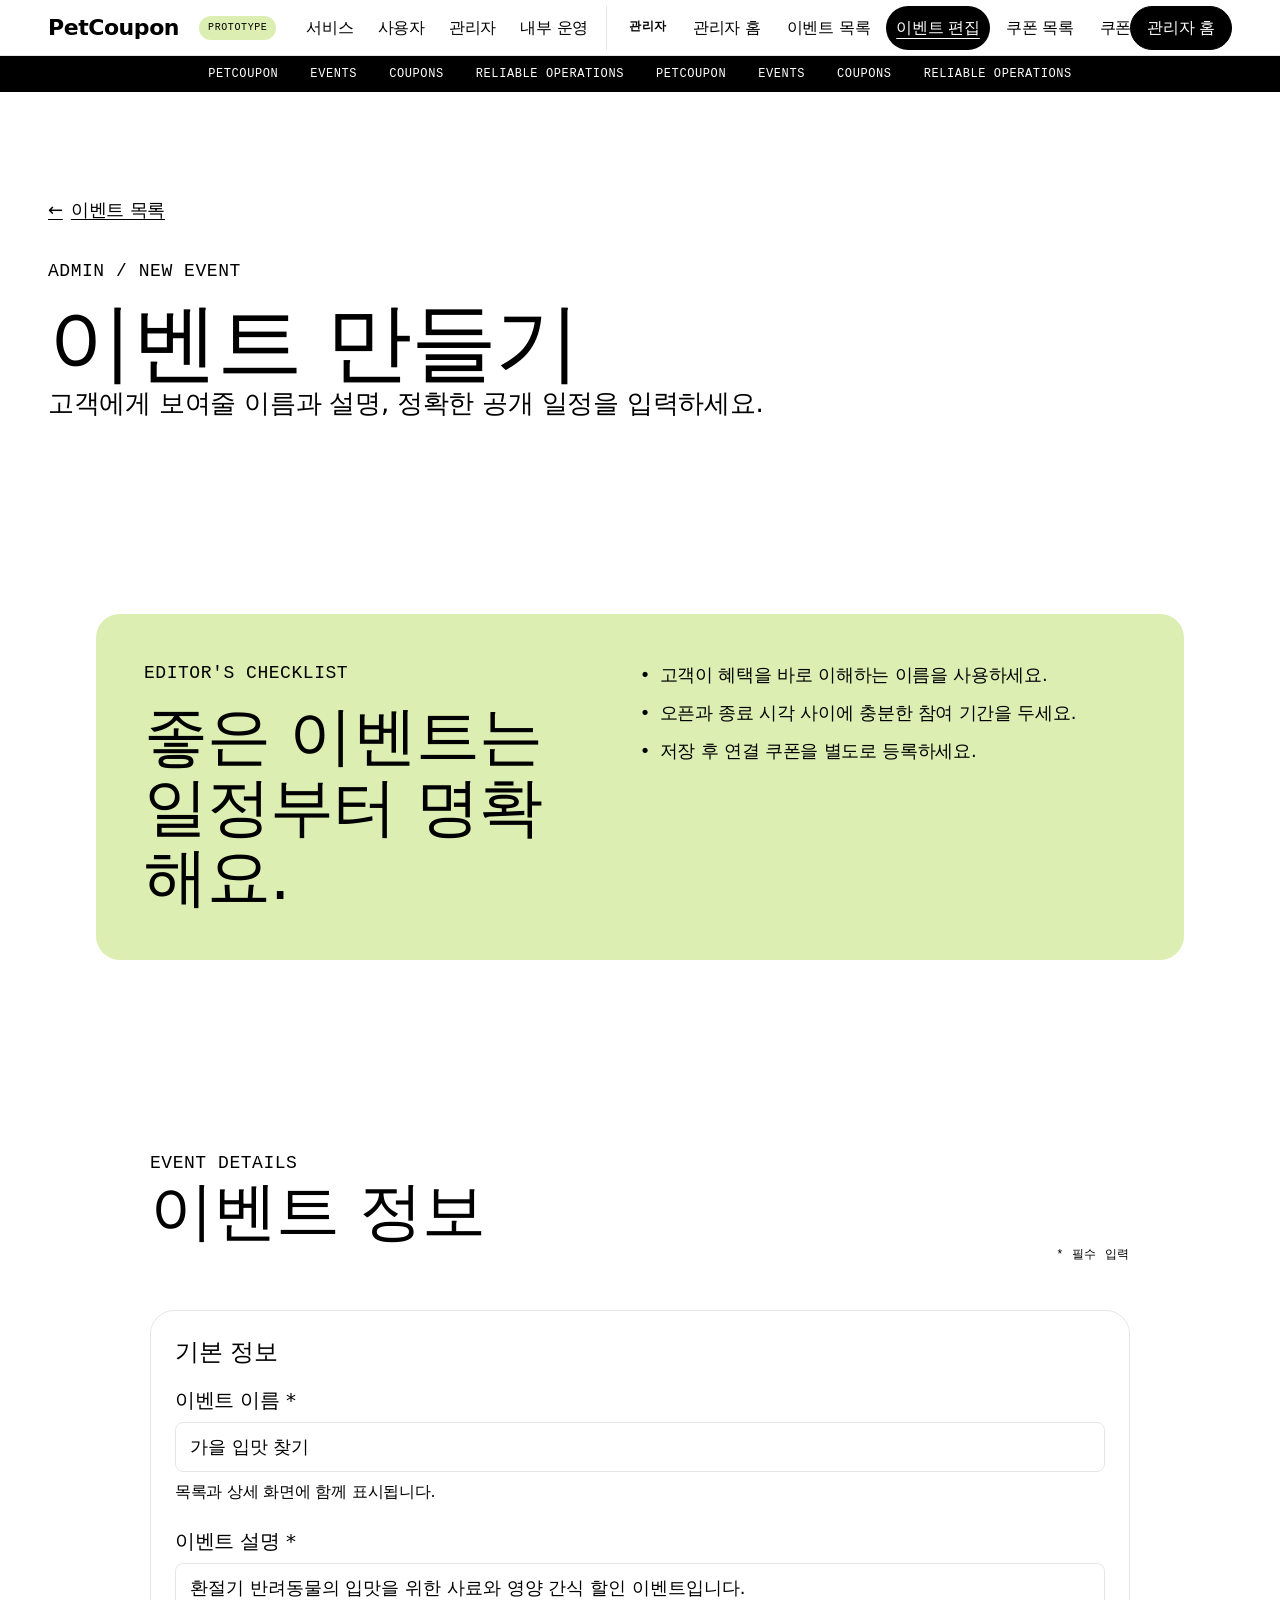
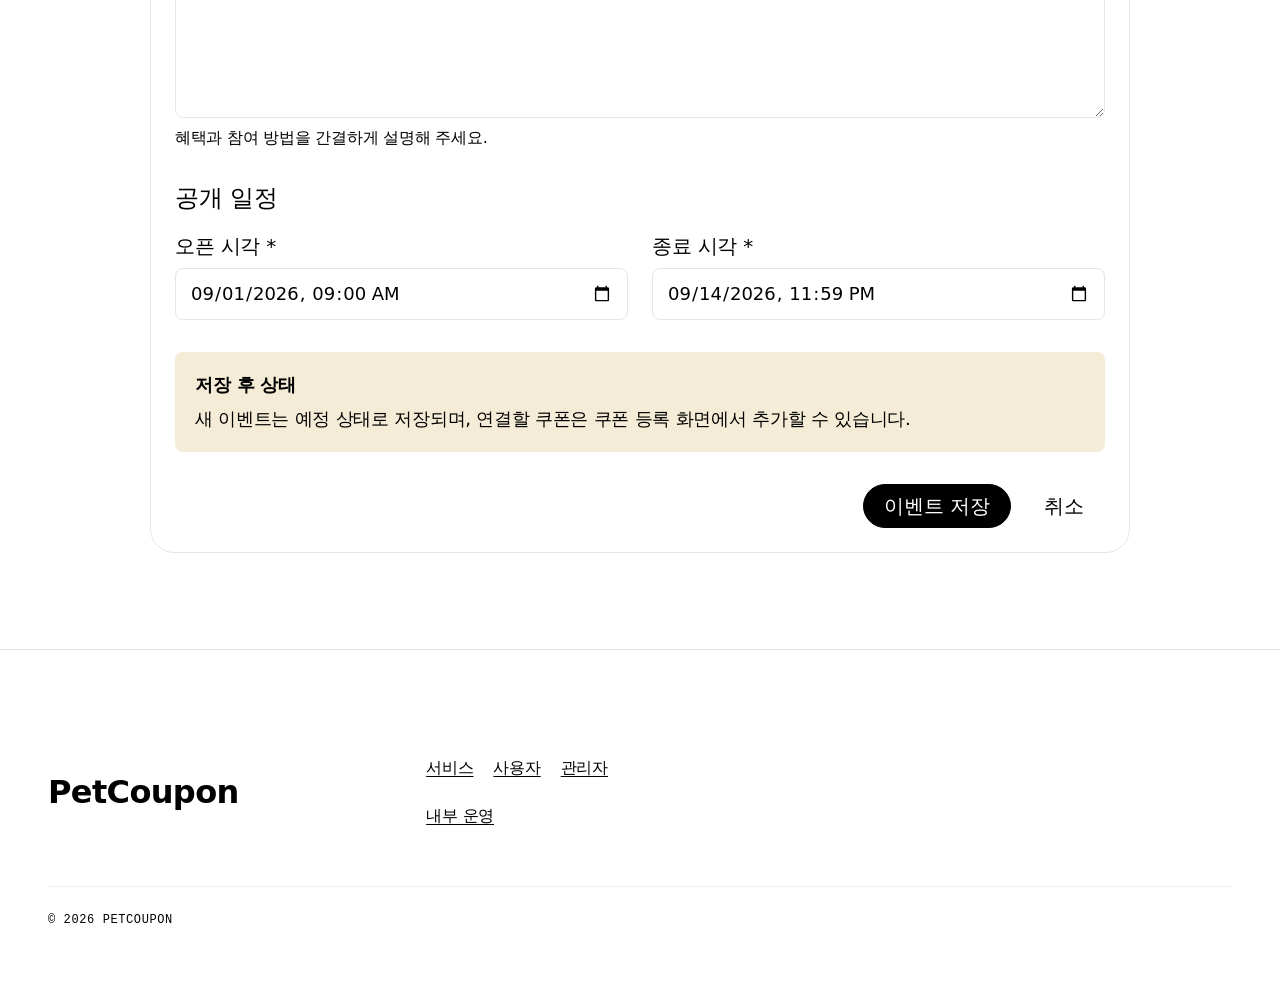
<file: src/main/resources/static/admin/event-form.html>
<!doctype html>
<html lang="ko">
<head>
  <meta charset="UTF-8">
  <meta name="viewport" content="width=device-width, initial-scale=1">
  <title>이벤트 만들기 | PetCoupon</title>
  <meta name="description" content="PetCoupon 이벤트의 기본 정보와 공개 기간을 등록합니다.">
  <link rel="stylesheet" href="../css/common.css">
  <script src="../js/common.js" defer></script>
</head>
<body data-area="admin" data-page="event-form" data-root="../">
  <a class="skip-link" href="#main-content">본문으로 건너뛰기</a>
  <div data-site-header></div>

  <main id="main-content" class="page-shell" tabindex="-1">
    <section class="page-hero" aria-labelledby="event-form-page-title">
      <div class="container"><a class="back-link" href="events.html"><span aria-hidden="true">←</span> 이벤트 목록</a><p class="eyebrow">ADMIN / NEW EVENT</p><h1 id="event-form-page-title">이벤트 만들기</h1><p class="hero-copy">고객에게 보여줄 이름과 설명, 정확한 공개 일정을 입력하세요.</p></div>
    </section>

    <section class="section" aria-labelledby="event-form-note-title">
      <div class="container"><article class="color-block color-block--lime story-split"><div><p class="eyebrow">EDITOR'S CHECKLIST</p><h2 id="event-form-note-title">좋은 이벤트는<br>일정부터 명확해요.</h2></div><div class="story-copy"><ul class="bullet-list"><li>고객이 혜택을 바로 이해하는 이름을 사용하세요.</li><li>오픈과 종료 시각 사이에 충분한 참여 기간을 두세요.</li><li>저장 후 연결 쿠폰을 별도로 등록하세요.</li></ul></div></article></div>
    </section>

    <section class="section" aria-labelledby="event-fields-title">
      <div class="container container--form">
        <div class="section-head"><div><p class="eyebrow">EVENT DETAILS</p><h2 id="event-fields-title">이벤트 정보</h2></div><span class="required-note"><span aria-hidden="true">*</span> 필수 입력</span></div>
        <form class="form-panel" data-demo-form data-demo-message="이벤트 입력 내용을 저장했습니다.">
          <fieldset><legend>기본 정보</legend><div class="form-grid">
            <div class="field-group field-group--full"><label for="event-name">이벤트 이름 <span aria-hidden="true">*</span></label><input id="event-name" name="name" type="text" value="가을 입맛 찾기" maxlength="100" aria-describedby="event-name-help" required><small id="event-name-help">목록과 상세 화면에 함께 표시됩니다.</small></div>
            <div class="field-group field-group--full"><label for="event-description">이벤트 설명 <span aria-hidden="true">*</span></label><textarea id="event-description" name="description" rows="5" maxlength="500" aria-describedby="event-description-help" required>환절기 반려동물의 입맛을 위한 사료와 영양 간식 할인 이벤트입니다.</textarea><small id="event-description-help">혜택과 참여 방법을 간결하게 설명해 주세요.</small></div>
          </div></fieldset>
          <fieldset><legend>공개 일정</legend><div class="form-grid">
            <div class="field-group"><label for="event-open-at">오픈 시각 <span aria-hidden="true">*</span></label><input id="event-open-at" name="openAt" type="datetime-local" value="2026-09-01T09:00" required></div>
            <div class="field-group"><label for="event-close-at">종료 시각 <span aria-hidden="true">*</span></label><input id="event-close-at" name="closeAt" type="datetime-local" value="2026-09-14T23:59" required></div>
          </div></fieldset>
          <aside class="form-note"><strong>저장 후 상태</strong><p>새 이벤트는 예정 상태로 저장되며, 연결할 쿠폰은 쿠폰 등록 화면에서 추가할 수 있습니다.</p></aside>
          <div class="form-actions"><button class="button button--primary" type="submit">이벤트 저장</button><a class="button button--secondary" href="events.html">취소</a></div>
        </form>
      </div>
    </section>
  </main>

  <div data-site-footer></div>
  <div class="toast" data-toast role="status" aria-live="polite" aria-atomic="true" hidden></div>
</body>
</html>
</file>
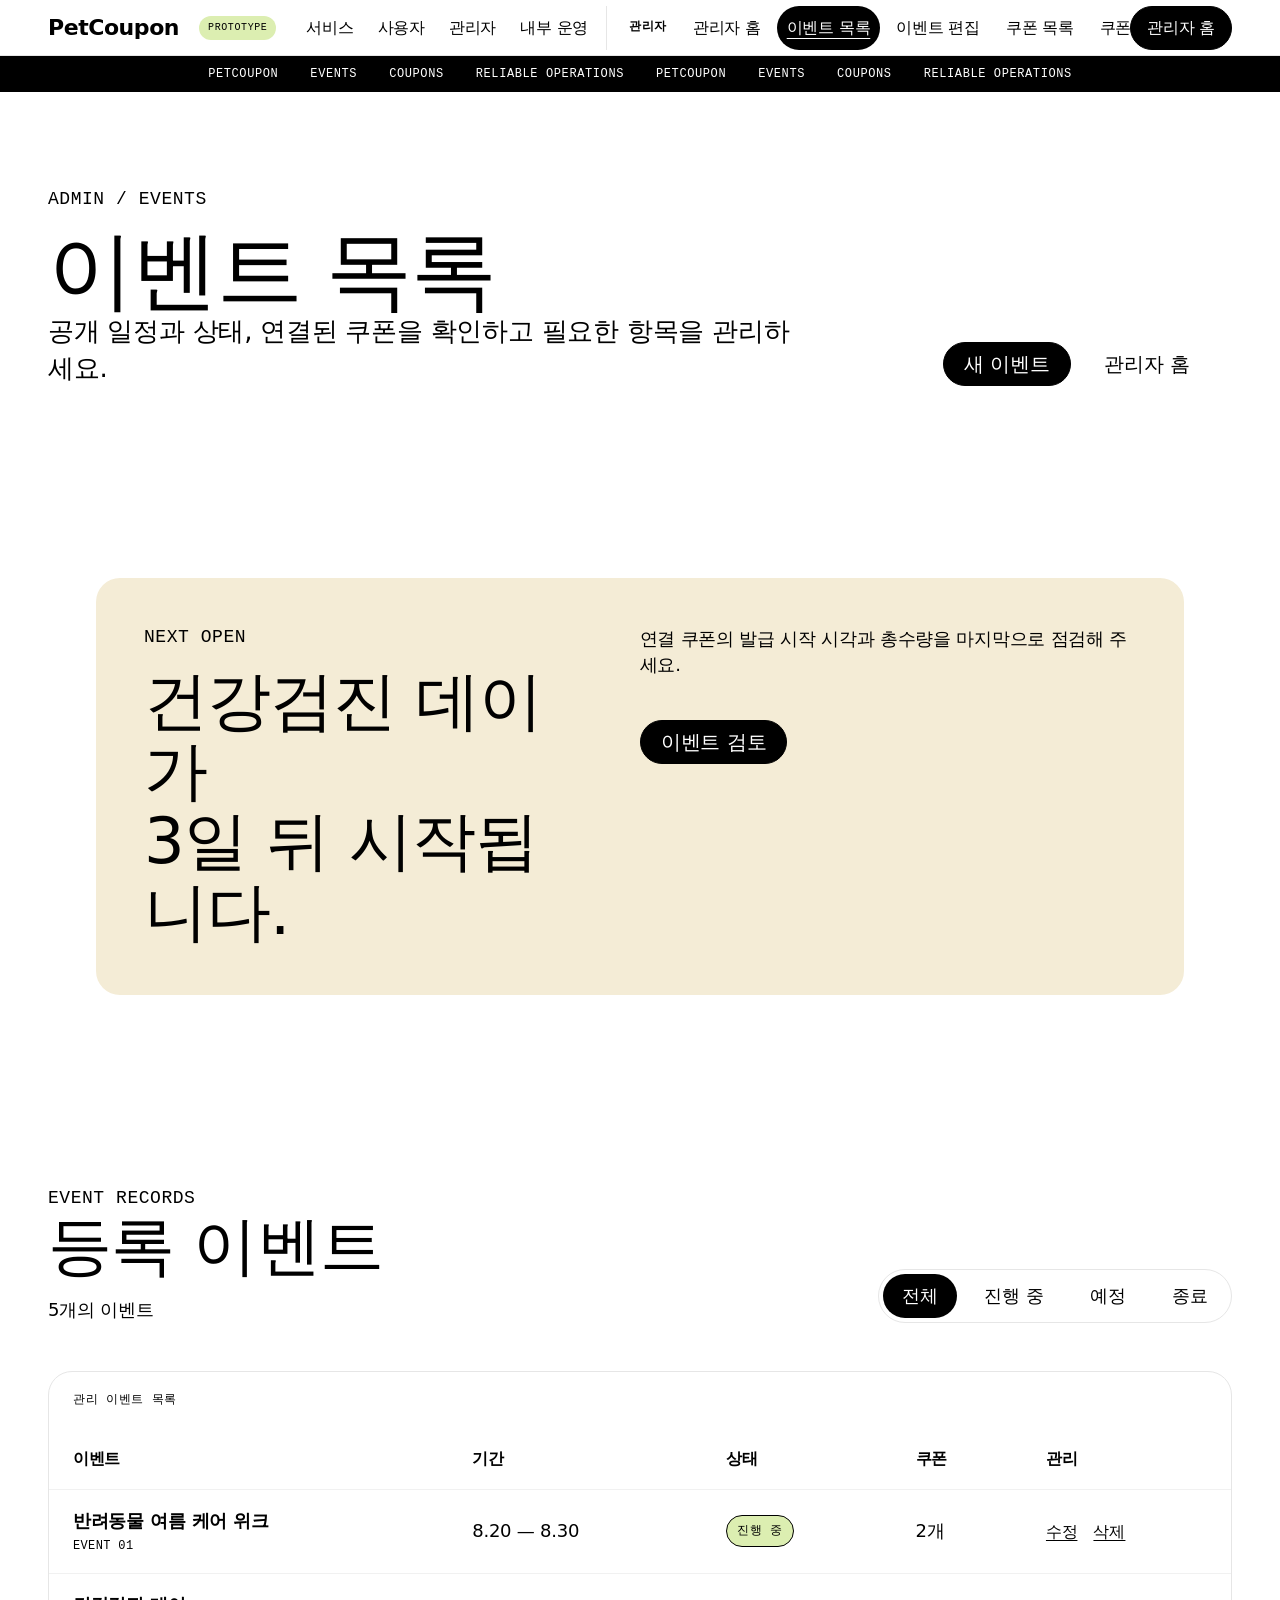
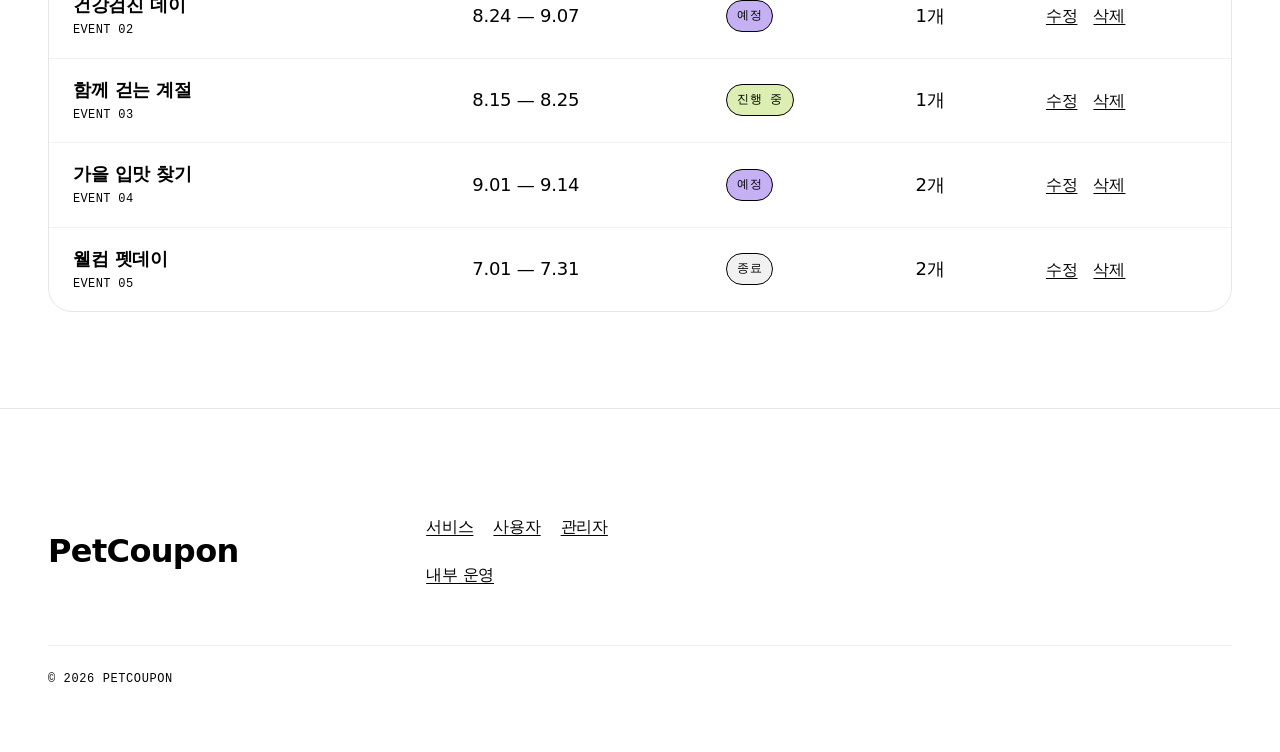
<file: src/main/resources/static/admin/events.html>
<!doctype html>
<html lang="ko">
<head>
  <meta charset="UTF-8">
  <meta name="viewport" content="width=device-width, initial-scale=1">
  <title>이벤트 관리 | PetCoupon</title>
  <meta name="description" content="PetCoupon 이벤트의 일정과 상태를 조회하고 관리합니다.">
  <link rel="stylesheet" href="../css/common.css">
  <script src="../js/common.js" defer></script>
</head>
<body data-area="admin" data-page="events" data-root="../">
  <a class="skip-link" href="#main-content">본문으로 건너뛰기</a>
  <div data-site-header></div>

  <main id="main-content" class="page-shell" tabindex="-1">
    <section class="page-hero" aria-labelledby="admin-events-title">
      <div class="container hero-grid"><div><p class="eyebrow">ADMIN / EVENTS</p><h1 id="admin-events-title">이벤트 목록</h1><p class="hero-copy">공개 일정과 상태, 연결된 쿠폰을 확인하고 필요한 항목을 관리하세요.</p></div><div class="hero-actions"><a class="button button--primary" href="event-form.html">새 이벤트</a><a class="button button--secondary" href="admin.html">관리자 홈</a></div></div>
    </section>

    <section class="section" aria-labelledby="event-status-note-title">
      <div class="container"><article class="color-block color-block--cream story-split"><div><p class="eyebrow">NEXT OPEN</p><h2 id="event-status-note-title">건강검진 데이가<br>3일 뒤 시작됩니다.</h2></div><div class="story-copy"><p>연결 쿠폰의 발급 시작 시각과 총수량을 마지막으로 점검해 주세요.</p><a class="button button--primary" href="event-form.html?id=2">이벤트 검토</a></div></article></div>
    </section>

    <section class="section" aria-labelledby="event-record-title">
      <div class="container" data-filter-group>
        <div class="section-head"><div><p class="eyebrow">EVENT RECORDS</p><h2 id="event-record-title">등록 이벤트</h2><p><span data-result-count aria-live="polite">5개</span>의 이벤트</p></div><div class="filter-bar" role="group" aria-label="관리 이벤트 상태 필터"><button class="filter-pill is-active" type="button" data-filter-value="all" aria-pressed="true" aria-controls="admin-event-records admin-event-cards">전체</button><button class="filter-pill" type="button" data-filter-value="open" aria-pressed="false" aria-controls="admin-event-records admin-event-cards">진행 중</button><button class="filter-pill" type="button" data-filter-value="scheduled" aria-pressed="false" aria-controls="admin-event-records admin-event-cards">예정</button><button class="filter-pill" type="button" data-filter-value="closed" aria-pressed="false" aria-controls="admin-event-records admin-event-cards">종료</button></div></div>

        <div id="admin-event-records" class="table-shell desktop-table">
          <table><caption>관리 이벤트 목록</caption><thead><tr><th scope="col">이벤트</th><th scope="col">기간</th><th scope="col">상태</th><th scope="col">쿠폰</th><th scope="col">관리</th></tr></thead><tbody>
            <tr data-filter-item data-status="open" data-record-id="event-1"><td><strong>반려동물 여름 케어 위크</strong><small>EVENT 01</small></td><td>8.20 — 8.30</td><td><span class="status status--open">진행 중</span></td><td>2개</td><td><div class="table-actions"><a class="table-link" href="event-form.html?id=1">수정</a><button type="button" data-demo-action="delete-event" data-demo-message="반려동물 여름 케어 위크 삭제 확인을 열었습니다." aria-label="반려동물 여름 케어 위크 삭제">삭제</button></div></td></tr>
            <tr data-filter-item data-status="scheduled" data-record-id="event-2"><td><strong>건강검진 데이</strong><small>EVENT 02</small></td><td>8.24 — 9.07</td><td><span class="status status--scheduled">예정</span></td><td>1개</td><td><div class="table-actions"><a class="table-link" href="event-form.html?id=2">수정</a><button type="button" data-demo-action="delete-event" data-demo-message="건강검진 데이 삭제 확인을 열었습니다." aria-label="건강검진 데이 삭제">삭제</button></div></td></tr>
            <tr data-filter-item data-status="open" data-record-id="event-3"><td><strong>함께 걷는 계절</strong><small>EVENT 03</small></td><td>8.15 — 8.25</td><td><span class="status status--open">진행 중</span></td><td>1개</td><td><div class="table-actions"><a class="table-link" href="event-form.html?id=3">수정</a><button type="button" data-demo-action="delete-event" data-demo-message="함께 걷는 계절 삭제 확인을 열었습니다." aria-label="함께 걷는 계절 삭제">삭제</button></div></td></tr>
            <tr data-filter-item data-status="scheduled" data-record-id="event-4"><td><strong>가을 입맛 찾기</strong><small>EVENT 04</small></td><td>9.01 — 9.14</td><td><span class="status status--scheduled">예정</span></td><td>2개</td><td><div class="table-actions"><a class="table-link" href="event-form.html?id=4">수정</a><button type="button" data-demo-action="delete-event" data-demo-message="가을 입맛 찾기 삭제 확인을 열었습니다." aria-label="가을 입맛 찾기 삭제">삭제</button></div></td></tr>
            <tr data-filter-item data-status="closed" data-record-id="event-5"><td><strong>웰컴 펫데이</strong><small>EVENT 05</small></td><td>7.01 — 7.31</td><td><span class="status status--closed">종료</span></td><td>2개</td><td><div class="table-actions"><a class="table-link" href="event-form.html?id=5">수정</a><button type="button" data-demo-action="delete-event" data-demo-message="웰컴 펫데이 삭제 확인을 열었습니다." aria-label="웰컴 펫데이 삭제">삭제</button></div></td></tr>
          </tbody></table>
        </div>

        <div id="admin-event-cards" class="mobile-cards" aria-label="관리 이벤트 모바일 목록">
          <article class="hairline-card" data-filter-item data-status="open" data-record-id="event-1"><div class="card-topline"><span class="caption">EVENT 01</span><span class="status status--open">진행 중</span></div><h3>반려동물 여름 케어 위크</h3><p>8.20 — 8.30 · 쿠폰 2개</p><div class="card-actions"><a href="event-form.html?id=1">수정</a><button type="button" data-demo-action="delete-event" data-demo-message="반려동물 여름 케어 위크 삭제 확인을 열었습니다." aria-label="반려동물 여름 케어 위크 삭제">삭제</button></div></article>
          <article class="hairline-card" data-filter-item data-status="scheduled" data-record-id="event-2"><div class="card-topline"><span class="caption">EVENT 02</span><span class="status status--scheduled">예정</span></div><h3>건강검진 데이</h3><p>8.24 — 9.07 · 쿠폰 1개</p><div class="card-actions"><a href="event-form.html?id=2">수정</a><button type="button" data-demo-action="delete-event" data-demo-message="건강검진 데이 삭제 확인을 열었습니다." aria-label="건강검진 데이 삭제">삭제</button></div></article>
          <article class="hairline-card" data-filter-item data-status="open" data-record-id="event-3"><div class="card-topline"><span class="caption">EVENT 03</span><span class="status status--open">진행 중</span></div><h3>함께 걷는 계절</h3><p>8.15 — 8.25 · 쿠폰 1개</p><div class="card-actions"><a href="event-form.html?id=3">수정</a><button type="button" data-demo-action="delete-event" data-demo-message="함께 걷는 계절 삭제 확인을 열었습니다." aria-label="함께 걷는 계절 삭제">삭제</button></div></article>
          <article class="hairline-card" data-filter-item data-status="scheduled" data-record-id="event-4"><div class="card-topline"><span class="caption">EVENT 04</span><span class="status status--scheduled">예정</span></div><h3>가을 입맛 찾기</h3><p>9.01 — 9.14 · 쿠폰 2개</p><div class="card-actions"><a href="event-form.html?id=4">수정</a><button type="button" data-demo-action="delete-event" data-demo-message="가을 입맛 찾기 삭제 확인을 열었습니다." aria-label="가을 입맛 찾기 삭제">삭제</button></div></article>
          <article class="hairline-card" data-filter-item data-status="closed" data-record-id="event-5"><div class="card-topline"><span class="caption">EVENT 05</span><span class="status status--closed">종료</span></div><h3>웰컴 펫데이</h3><p>7.01 — 7.31 · 쿠폰 2개</p><div class="card-actions"><a href="event-form.html?id=5">수정</a><button type="button" data-demo-action="delete-event" data-demo-message="웰컴 펫데이 삭제 확인을 열었습니다." aria-label="웰컴 펫데이 삭제">삭제</button></div></article>
        </div>
        <div class="empty-state" data-filter-empty role="status" hidden><h3>해당 상태의 이벤트가 없습니다.</h3><p>다른 상태를 선택해 주세요.</p></div>
      </div>
    </section>
  </main>

  <div data-site-footer></div>
  <div class="toast" data-toast role="status" aria-live="polite" aria-atomic="true" hidden></div>
</body>
</html>
</file>
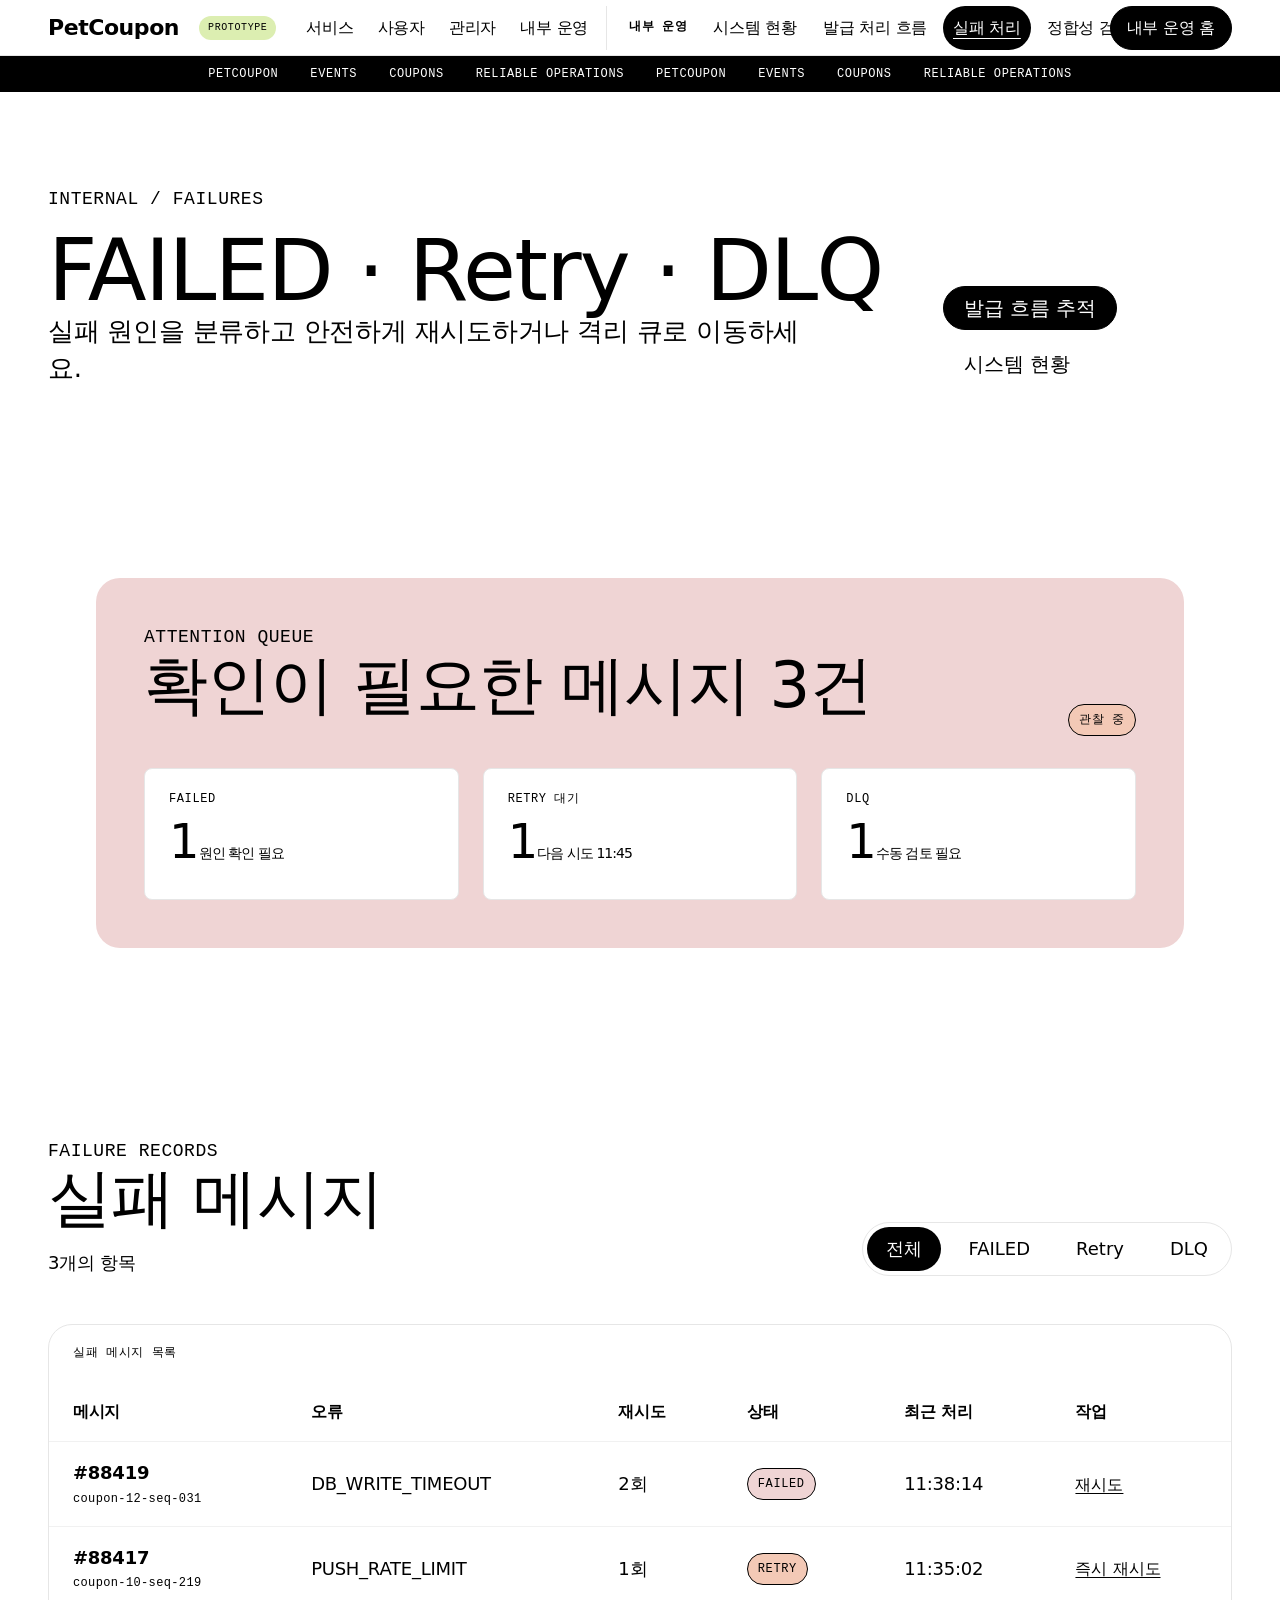
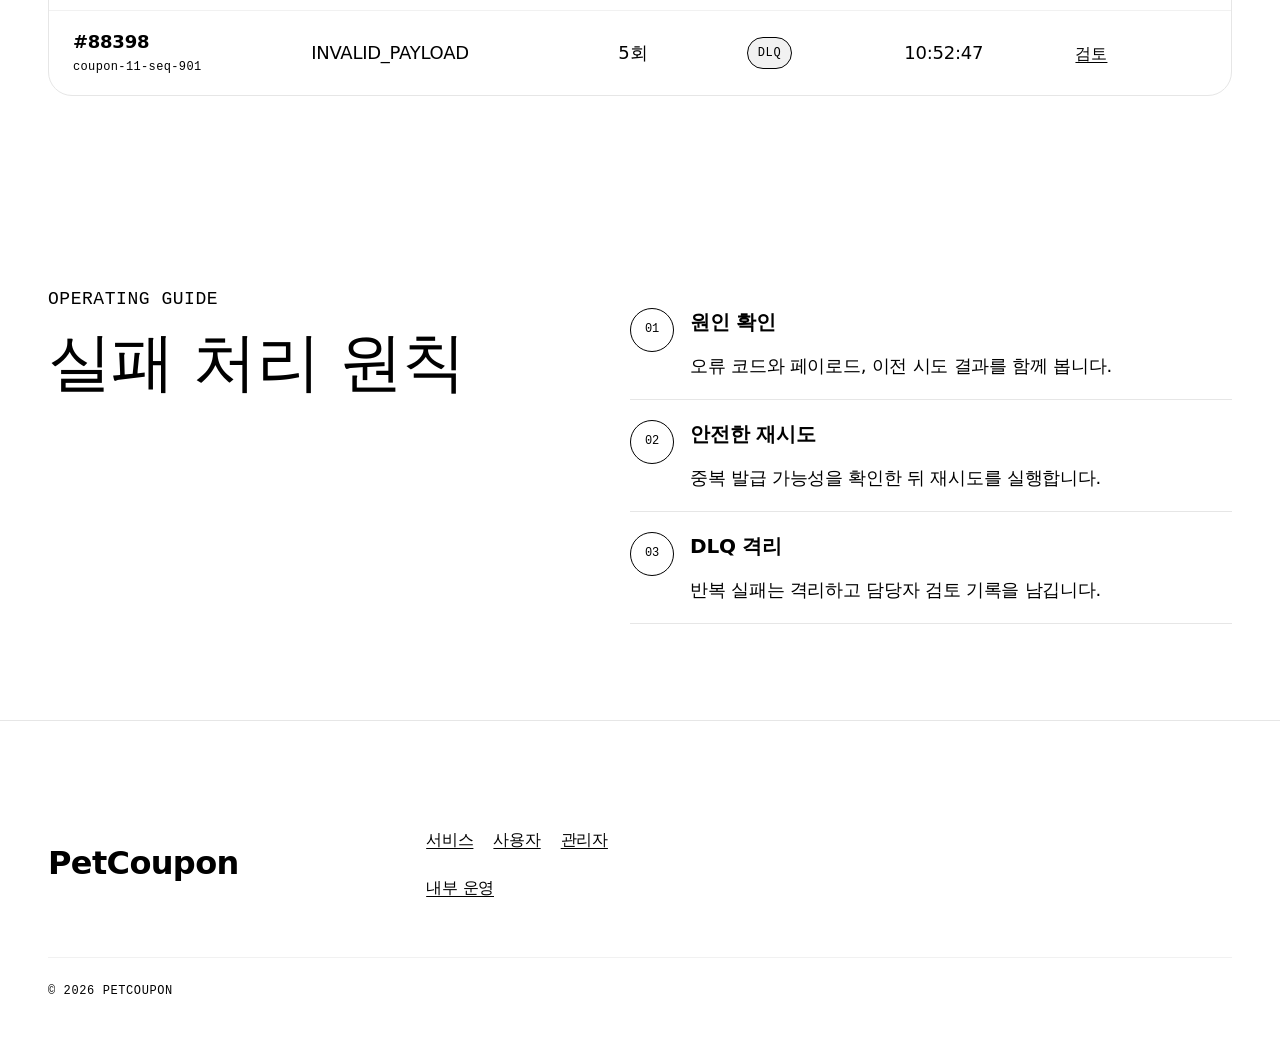
<file: src/main/resources/static/internal/failures.html>
<!doctype html>
<html lang="ko">
<head>
  <meta charset="UTF-8">
  <meta name="viewport" content="width=device-width, initial-scale=1">
  <title>실패 처리 | PetCoupon</title>
  <meta name="description" content="실패한 쿠폰 발급 메시지의 재시도와 DLQ 상태를 관리합니다.">
  <link rel="stylesheet" href="../css/common.css">
  <script src="../js/common.js" defer></script>
</head>
<body data-area="internal" data-page="failures" data-root="../">
  <a class="skip-link" href="#main-content">본문으로 건너뛰기</a>
  <div data-site-header></div>

  <main id="main-content" class="page-shell" tabindex="-1">
    <section class="page-hero" aria-labelledby="failures-title">
      <div class="container hero-grid"><div><p class="eyebrow">INTERNAL / FAILURES</p><h1 id="failures-title">FAILED · Retry · DLQ</h1><p class="hero-copy">실패 원인을 분류하고 안전하게 재시도하거나 격리 큐로 이동하세요.</p></div><div class="hero-actions"><a class="button button--primary" href="issues.html">발급 흐름 추적</a><a class="button button--secondary" href="monitoring.html">시스템 현황</a></div></div>
    </section>

    <section class="section" aria-labelledby="failure-summary-title">
      <div class="container"><article class="color-block color-block--pink"><div class="section-head section-head--compact"><div><p class="eyebrow">ATTENTION QUEUE</p><h2 id="failure-summary-title">확인이 필요한 메시지 3건</h2></div><span class="status status--warning">관찰 중</span></div><dl class="metric-grid metric-grid--three"><div class="metric"><dt>FAILED</dt><dd>1<small>원인 확인 필요</small></dd></div><div class="metric"><dt>Retry 대기</dt><dd>1<small>다음 시도 11:45</small></dd></div><div class="metric"><dt>DLQ</dt><dd>1<small>수동 검토 필요</small></dd></div></dl></article></div>
    </section>

    <section class="section" aria-labelledby="failure-record-title">
      <div class="container" data-filter-group>
        <div class="section-head"><div><p class="eyebrow">FAILURE RECORDS</p><h2 id="failure-record-title">실패 메시지</h2><p><span data-result-count aria-live="polite">3개</span>의 항목</p></div><div class="filter-bar" role="group" aria-label="실패 메시지 상태 필터"><button class="filter-pill is-active" type="button" data-filter-value="all" aria-pressed="true" aria-controls="failure-records failure-cards">전체</button><button class="filter-pill" type="button" data-filter-value="failed" aria-pressed="false" aria-controls="failure-records failure-cards">FAILED</button><button class="filter-pill" type="button" data-filter-value="retry" aria-pressed="false" aria-controls="failure-records failure-cards">Retry</button><button class="filter-pill" type="button" data-filter-value="dlq" aria-pressed="false" aria-controls="failure-records failure-cards">DLQ</button></div></div>

        <div id="failure-records" class="table-shell desktop-table"><table><caption>실패 메시지 목록</caption><thead><tr><th scope="col">메시지</th><th scope="col">오류</th><th scope="col">재시도</th><th scope="col">상태</th><th scope="col">최근 처리</th><th scope="col">작업</th></tr></thead><tbody>
          <tr data-filter-item data-status="failed" data-record-id="message-88419"><td><strong>#88419</strong><small>coupon-12-seq-031</small></td><td>DB_WRITE_TIMEOUT</td><td>2회</td><td><span class="status status--danger">FAILED</span></td><td>11:38:14</td><td><button type="button" data-demo-action="retry-message" data-demo-message="메시지 #88419 재시도를 예약했습니다." aria-label="메시지 88419 재시도">재시도</button></td></tr>
          <tr data-filter-item data-status="retry" data-record-id="message-88417"><td><strong>#88417</strong><small>coupon-10-seq-219</small></td><td>PUSH_RATE_LIMIT</td><td>1회</td><td><span class="status status--warning">RETRY</span></td><td>11:35:02</td><td><button type="button" data-demo-action="retry-message" data-demo-message="메시지 #88417 즉시 재시도를 요청했습니다." aria-label="메시지 88417 즉시 재시도">즉시 재시도</button></td></tr>
          <tr data-filter-item data-status="dlq" data-record-id="message-88398"><td><strong>#88398</strong><small>coupon-11-seq-901</small></td><td>INVALID_PAYLOAD</td><td>5회</td><td><span class="status status--closed">DLQ</span></td><td>10:52:47</td><td><button type="button" data-demo-action="inspect-dlq" data-demo-message="메시지 #88398 상세 검토를 시작했습니다." aria-label="DLQ 메시지 88398 검토">검토</button></td></tr>
        </tbody></table></div>

        <div id="failure-cards" class="mobile-cards" aria-label="실패 메시지 모바일 목록">
          <article class="hairline-card" data-filter-item data-status="failed" data-record-id="message-88419"><div class="card-topline"><span class="caption">MESSAGE 88419</span><span class="status status--danger">FAILED</span></div><h3>DB_WRITE_TIMEOUT</h3><p>coupon-12-seq-031 · 재시도 2회</p><button type="button" data-demo-action="retry-message" data-demo-message="메시지 #88419 재시도를 예약했습니다." aria-label="메시지 88419 재시도">재시도</button></article>
          <article class="hairline-card" data-filter-item data-status="retry" data-record-id="message-88417"><div class="card-topline"><span class="caption">MESSAGE 88417</span><span class="status status--warning">RETRY</span></div><h3>PUSH_RATE_LIMIT</h3><p>coupon-10-seq-219 · 재시도 1회</p><button type="button" data-demo-action="retry-message" data-demo-message="메시지 #88417 즉시 재시도를 요청했습니다." aria-label="메시지 88417 즉시 재시도">즉시 재시도</button></article>
          <article class="hairline-card" data-filter-item data-status="dlq" data-record-id="message-88398"><div class="card-topline"><span class="caption">MESSAGE 88398</span><span class="status status--closed">DLQ</span></div><h3>INVALID_PAYLOAD</h3><p>coupon-11-seq-901 · 재시도 5회</p><button type="button" data-demo-action="inspect-dlq" data-demo-message="메시지 #88398 상세 검토를 시작했습니다." aria-label="DLQ 메시지 88398 검토">검토</button></article>
        </div>
        <div class="empty-state" data-filter-empty role="status" hidden><h3>해당 상태의 실패 메시지가 없습니다.</h3><p>다른 상태를 선택해 주세요.</p></div>
      </div>
    </section>

    <section class="section" aria-labelledby="failure-guide-title">
      <div class="container editorial-row"><div><p class="eyebrow">OPERATING GUIDE</p><h2 id="failure-guide-title">실패 처리 원칙</h2></div><ol class="numbered-list"><li><strong>원인 확인</strong><span>오류 코드와 페이로드, 이전 시도 결과를 함께 봅니다.</span></li><li><strong>안전한 재시도</strong><span>중복 발급 가능성을 확인한 뒤 재시도를 실행합니다.</span></li><li><strong>DLQ 격리</strong><span>반복 실패는 격리하고 담당자 검토 기록을 남깁니다.</span></li></ol></div>
    </section>
  </main>

  <div data-site-footer></div>
  <div class="toast" data-toast role="status" aria-live="polite" aria-atomic="true" hidden></div>
</body>
</html>
</file>
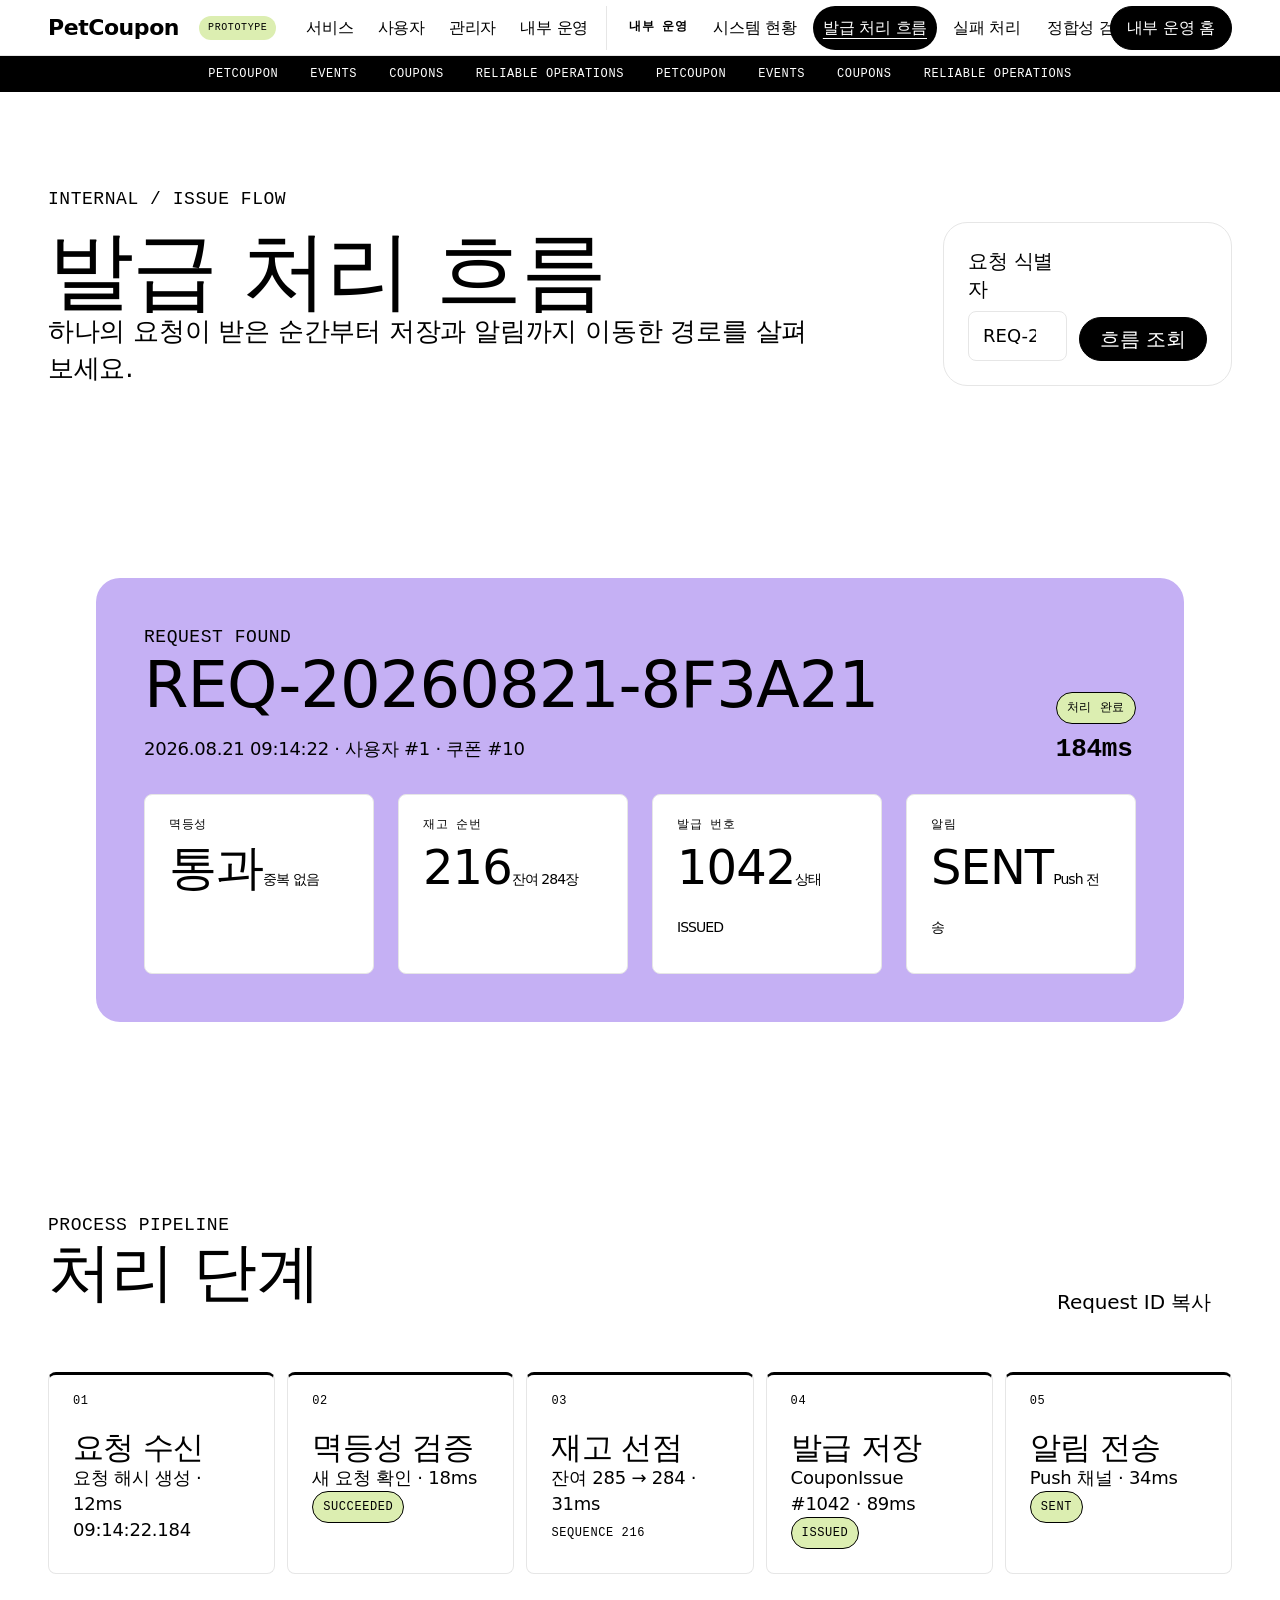
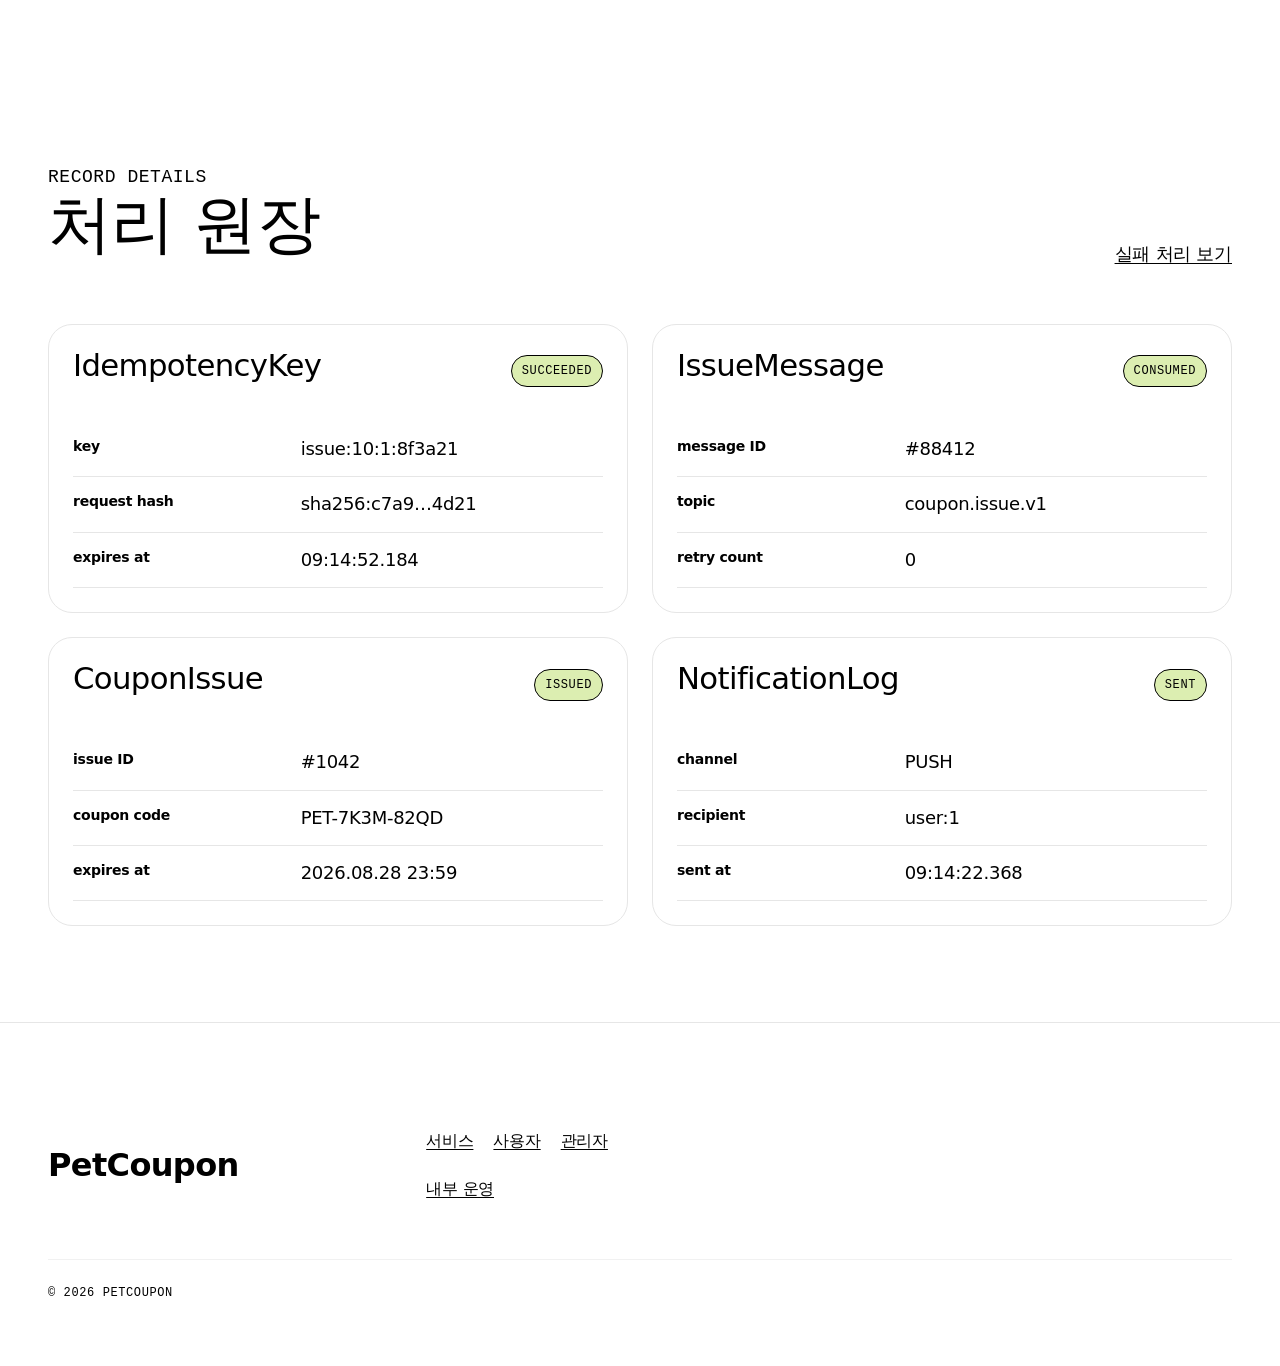
<file: src/main/resources/static/internal/issues.html>
<!doctype html>
<html lang="ko">
<head>
  <meta charset="UTF-8">
  <meta name="viewport" content="width=device-width, initial-scale=1">
  <title>발급 처리 흐름 | PetCoupon</title>
  <meta name="description" content="쿠폰 발급 요청의 검증, 재고, 저장과 알림 단계를 추적합니다.">
  <link rel="stylesheet" href="../css/common.css">
  <script src="../js/common.js" defer></script>
</head>
<body data-area="internal" data-page="issues" data-root="../">
  <a class="skip-link" href="#main-content">본문으로 건너뛰기</a>
  <div data-site-header></div>

  <main id="main-content" class="page-shell" tabindex="-1">
    <section class="page-hero" aria-labelledby="issues-title">
      <div class="container hero-grid"><div><p class="eyebrow">INTERNAL / ISSUE FLOW</p><h1 id="issues-title">발급 처리 흐름</h1><p class="hero-copy">하나의 요청이 받은 순간부터 저장과 알림까지 이동한 경로를 살펴보세요.</p></div><form class="compact-form" data-demo-form data-demo-message="REQ-20260821-8F3A21 처리 흐름을 조회했습니다."><div class="field-group"><label for="issue-query">요청 식별자</label><input id="issue-query" name="query" type="search" value="REQ-20260821-8F3A21" required></div><button class="button button--primary" type="submit">흐름 조회</button></form></div>
    </section>

    <section class="section" aria-labelledby="issue-summary-title">
      <div class="container"><article class="color-block color-block--lilac"><div class="section-head section-head--compact"><div><p class="eyebrow">REQUEST FOUND</p><h2 id="issue-summary-title">REQ-20260821-8F3A21</h2><p>2026.08.21 09:14:22 · 사용자 #1 · 쿠폰 #10</p></div><div><span class="status status--open">처리 완료</span><strong class="duration">184ms</strong></div></div><dl class="metric-grid metric-grid--four"><div class="metric"><dt>멱등성</dt><dd>통과<small>중복 없음</small></dd></div><div class="metric"><dt>재고 순번</dt><dd>216<small>잔여 284장</small></dd></div><div class="metric"><dt>발급 번호</dt><dd>1042<small>상태 ISSUED</small></dd></div><div class="metric"><dt>알림</dt><dd>SENT<small>Push 전송</small></dd></div></dl></article></div>
    </section>

    <section class="section" aria-labelledby="pipeline-title">
      <div class="container">
        <div class="section-head"><div><p class="eyebrow">PROCESS PIPELINE</p><h2 id="pipeline-title">처리 단계</h2></div><button class="button button--secondary" type="button" data-demo-action="copy-request-id" data-demo-message="요청 식별자를 복사했습니다.">Request ID 복사</button></div>
        <ol class="pipeline">
          <li class="is-complete"><span class="pipeline-index">01</span><div><h3>요청 수신</h3><p>요청 해시 생성 · 12ms</p></div><time datetime="2026-08-21T09:14:22.184">09:14:22.184</time></li>
          <li class="is-complete"><span class="pipeline-index">02</span><div><h3>멱등성 검증</h3><p>새 요청 확인 · 18ms</p></div><span class="status status--open">SUCCEEDED</span></li>
          <li class="is-complete"><span class="pipeline-index">03</span><div><h3>재고 선점</h3><p>잔여 285 → 284 · 31ms</p></div><span class="caption">SEQUENCE 216</span></li>
          <li class="is-complete"><span class="pipeline-index">04</span><div><h3>발급 저장</h3><p>CouponIssue #1042 · 89ms</p></div><span class="status status--open">ISSUED</span></li>
          <li class="is-complete"><span class="pipeline-index">05</span><div><h3>알림 전송</h3><p>Push 채널 · 34ms</p></div><span class="status status--open">SENT</span></li>
        </ol>
      </div>
    </section>

    <section class="section" aria-labelledby="issue-record-title">
      <div class="container">
        <div class="section-head"><div><p class="eyebrow">RECORD DETAILS</p><h2 id="issue-record-title">처리 원장</h2></div><a class="text-link" href="failures.html">실패 처리 보기</a></div>
        <div class="card-grid card-grid--two">
          <article class="hairline-card"><div class="card-topline"><h3>IdempotencyKey</h3><span class="status status--open">SUCCEEDED</span></div><dl class="detail-list"><div><dt>key</dt><dd>issue:10:1:8f3a21</dd></div><div><dt>request hash</dt><dd>sha256:c7a9…4d21</dd></div><div><dt>expires at</dt><dd>09:14:52.184</dd></div></dl></article>
          <article class="hairline-card"><div class="card-topline"><h3>IssueMessage</h3><span class="status status--open">CONSUMED</span></div><dl class="detail-list"><div><dt>message ID</dt><dd>#88412</dd></div><div><dt>topic</dt><dd>coupon.issue.v1</dd></div><div><dt>retry count</dt><dd>0</dd></div></dl></article>
          <article class="hairline-card"><div class="card-topline"><h3>CouponIssue</h3><span class="status status--open">ISSUED</span></div><dl class="detail-list"><div><dt>issue ID</dt><dd>#1042</dd></div><div><dt>coupon code</dt><dd>PET-7K3M-82QD</dd></div><div><dt>expires at</dt><dd>2026.08.28 23:59</dd></div></dl></article>
          <article class="hairline-card"><div class="card-topline"><h3>NotificationLog</h3><span class="status status--open">SENT</span></div><dl class="detail-list"><div><dt>channel</dt><dd>PUSH</dd></div><div><dt>recipient</dt><dd>user:1</dd></div><div><dt>sent at</dt><dd>09:14:22.368</dd></div></dl></article>
        </div>
      </div>
    </section>
  </main>

  <div data-site-footer></div>
  <div class="toast" data-toast role="status" aria-live="polite" aria-atomic="true" hidden></div>
</body>
</html>
</file>
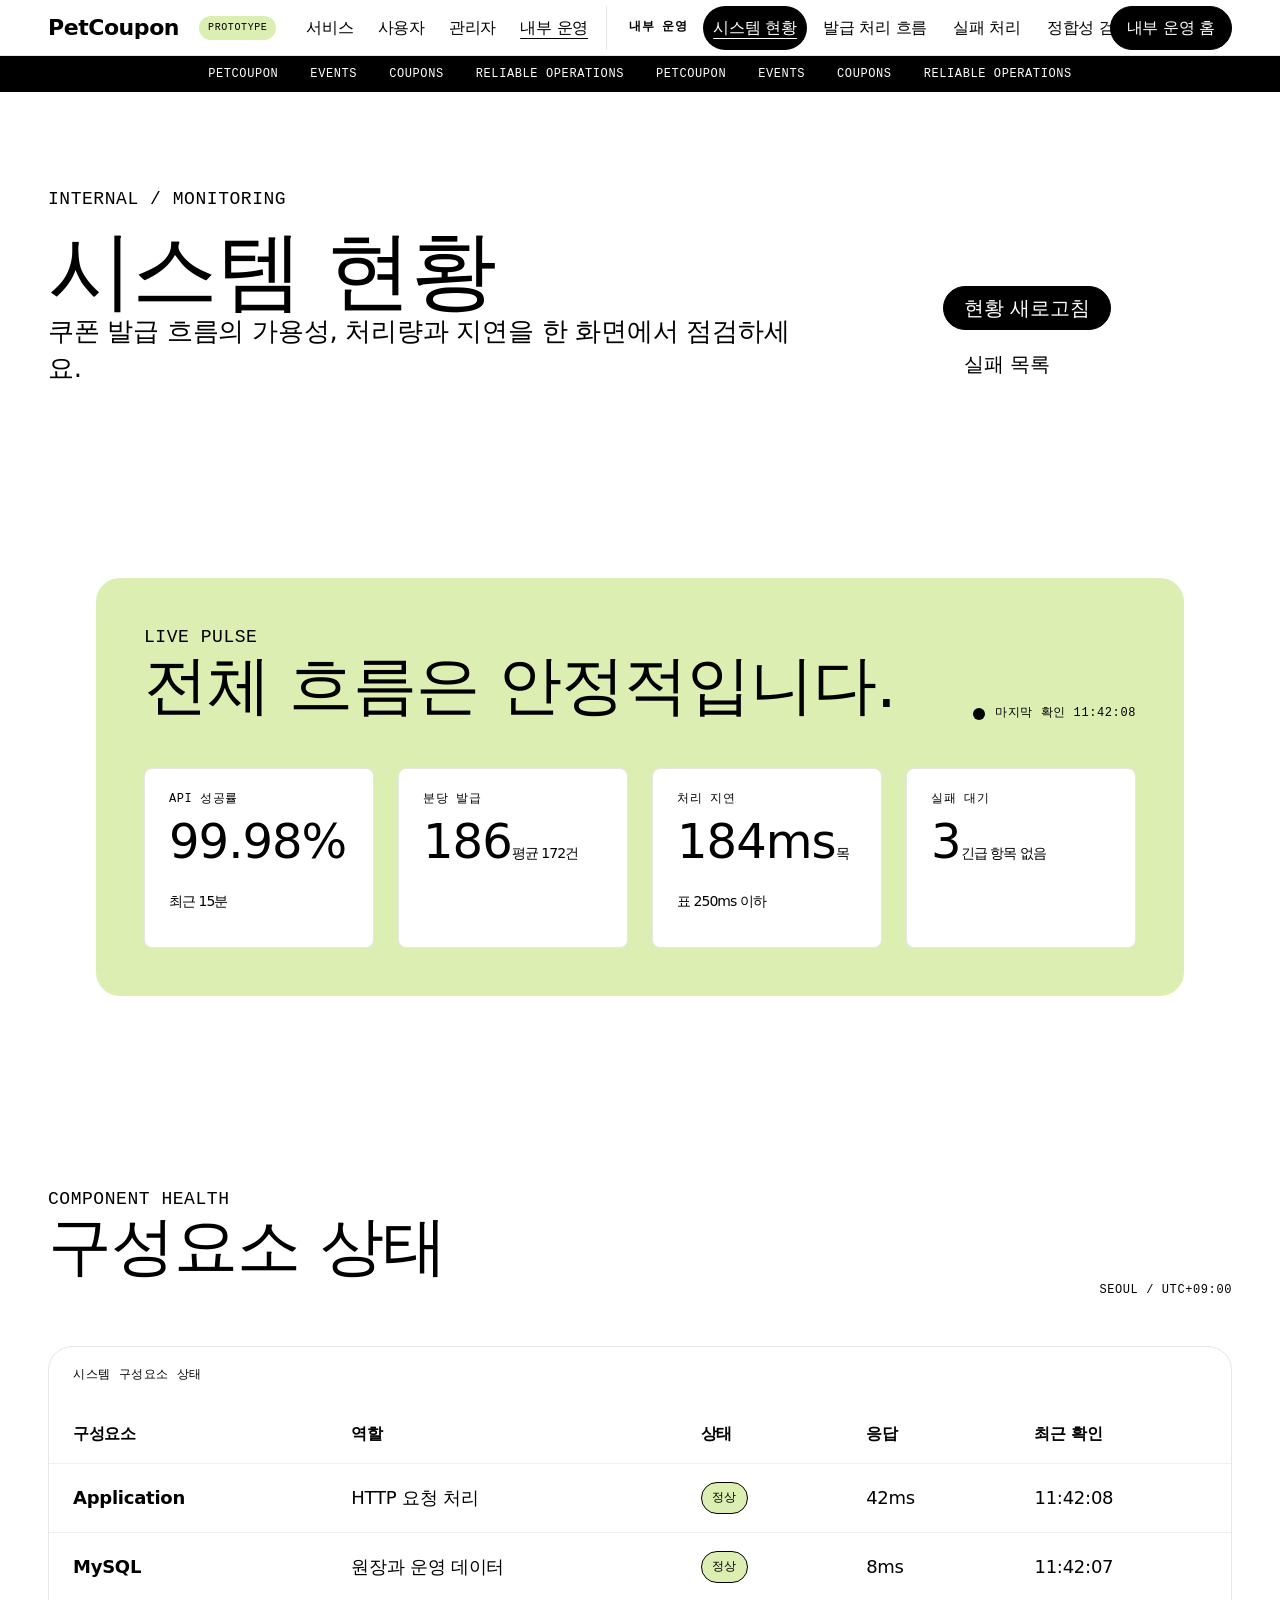
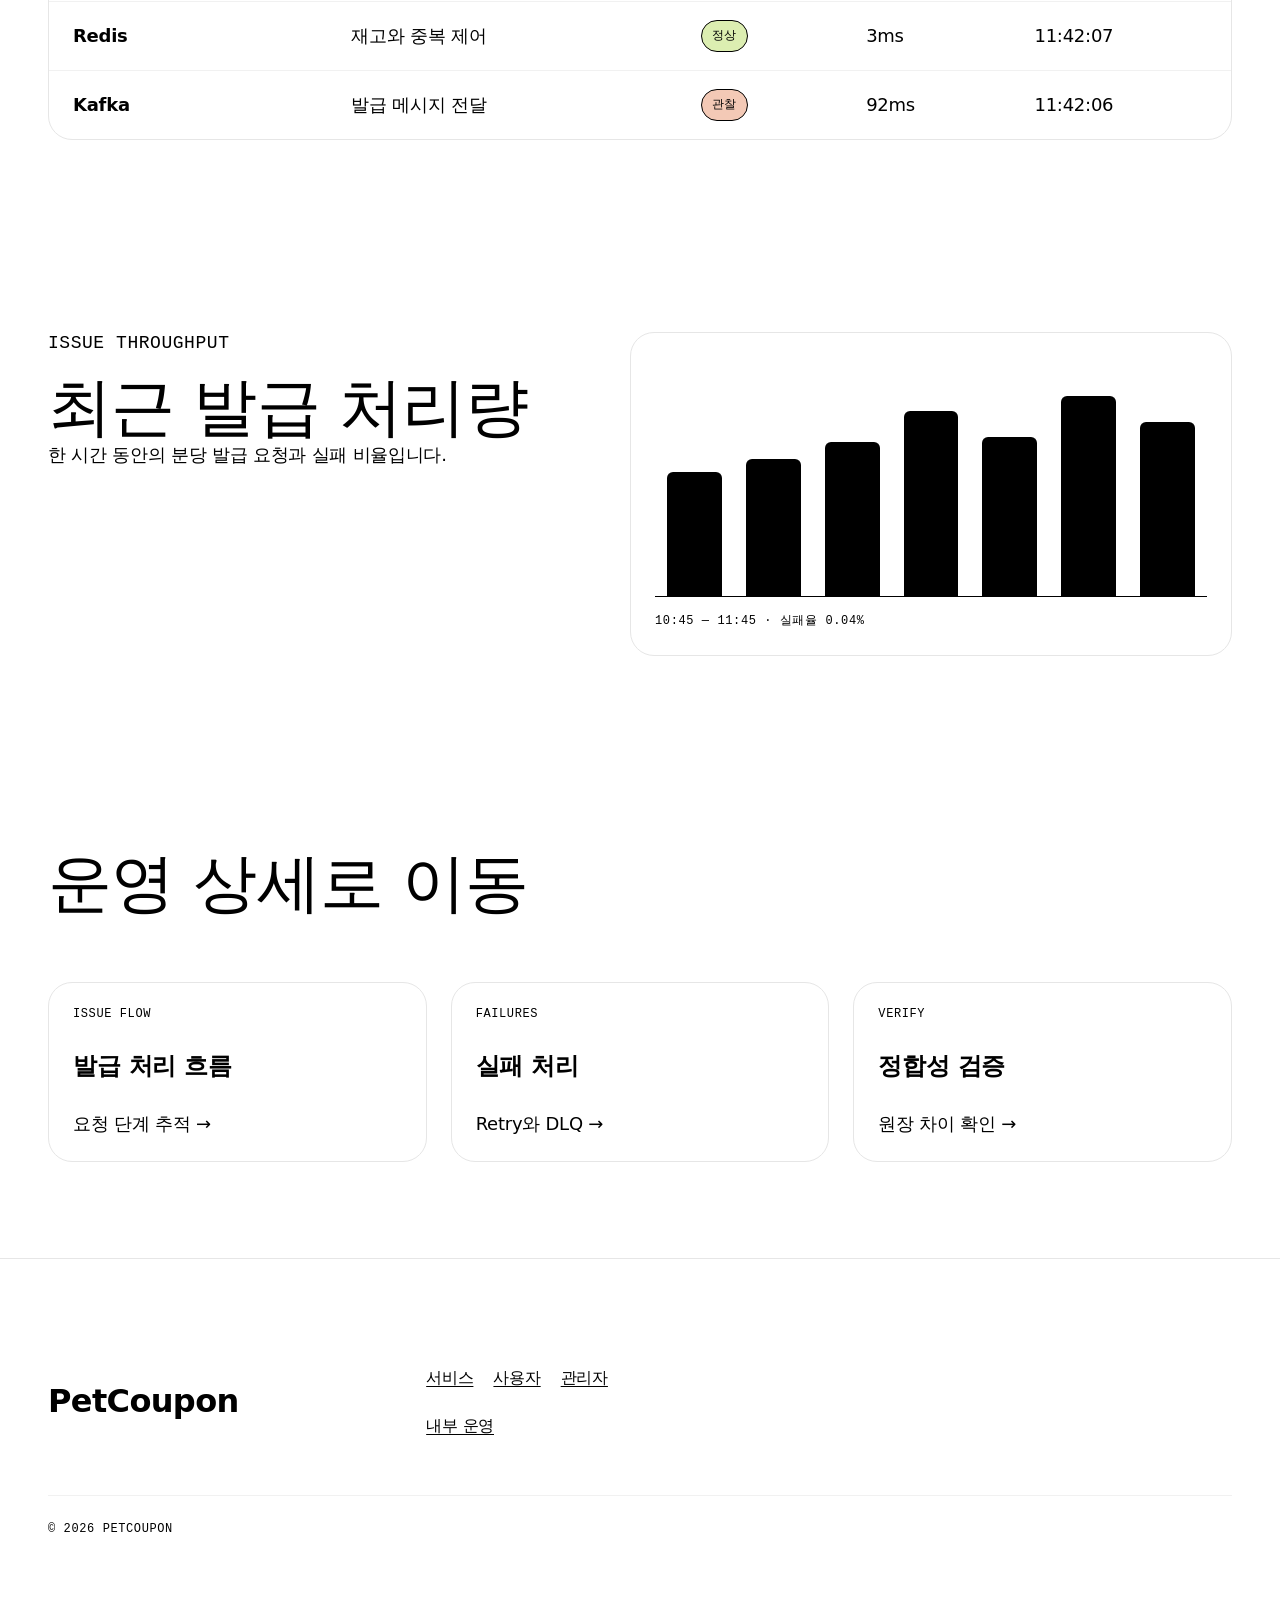
<file: src/main/resources/static/internal/monitoring.html>
<!doctype html>
<html lang="ko">
<head>
  <meta charset="UTF-8">
  <meta name="viewport" content="width=device-width, initial-scale=1">
  <title>시스템 모니터링 | PetCoupon</title>
  <meta name="description" content="PetCoupon 서비스와 데이터 파이프라인의 운영 현황을 확인합니다.">
  <link rel="stylesheet" href="../css/common.css">
  <script src="../js/common.js" defer></script>
</head>
<body data-area="internal" data-page="monitoring" data-root="../">
  <a class="skip-link" href="#main-content">본문으로 건너뛰기</a>
  <div data-site-header></div>

  <main id="main-content" class="page-shell" tabindex="-1">
    <section class="page-hero" aria-labelledby="monitoring-title">
      <div class="container hero-grid"><div><p class="eyebrow">INTERNAL / MONITORING</p><h1 id="monitoring-title">시스템 현황</h1><p class="hero-copy">쿠폰 발급 흐름의 가용성, 처리량과 지연을 한 화면에서 점검하세요.</p></div><div class="hero-actions"><button class="button button--primary" type="button" data-demo-action="refresh-monitoring" data-demo-message="시스템 현황을 최신 시각으로 갱신했습니다.">현황 새로고침</button><a class="button button--secondary" href="failures.html">실패 목록</a></div></div>
    </section>

    <section class="section" aria-labelledby="system-overview-title">
      <div class="container">
        <article class="color-block color-block--lime">
          <div class="section-head section-head--compact"><div><p class="eyebrow">LIVE PULSE</p><h2 id="system-overview-title">전체 흐름은 안정적입니다.</h2></div><div class="live-indicator"><span aria-hidden="true"></span> 마지막 확인 11:42:08</div></div>
          <dl class="metric-grid metric-grid--four"><div class="metric"><dt>API 성공률</dt><dd>99.98%<small>최근 15분</small></dd></div><div class="metric"><dt>분당 발급</dt><dd>186<small>평균 172건</small></dd></div><div class="metric"><dt>처리 지연</dt><dd>184ms<small>목표 250ms 이하</small></dd></div><div class="metric"><dt>실패 대기</dt><dd>3<small>긴급 항목 없음</small></dd></div></dl>
        </article>
      </div>
    </section>

    <section class="section" aria-labelledby="component-health-title">
      <div class="container">
        <div class="section-head"><div><p class="eyebrow">COMPONENT HEALTH</p><h2 id="component-health-title">구성요소 상태</h2></div><span class="caption">SEOUL / UTC+09:00</span></div>
        <div class="table-shell desktop-table"><table><caption>시스템 구성요소 상태</caption><thead><tr><th scope="col">구성요소</th><th scope="col">역할</th><th scope="col">상태</th><th scope="col">응답</th><th scope="col">최근 확인</th></tr></thead><tbody><tr><td><strong>Application</strong></td><td>HTTP 요청 처리</td><td><span class="status status--open">정상</span></td><td>42ms</td><td>11:42:08</td></tr><tr><td><strong>MySQL</strong></td><td>원장과 운영 데이터</td><td><span class="status status--open">정상</span></td><td>8ms</td><td>11:42:07</td></tr><tr><td><strong>Redis</strong></td><td>재고와 중복 제어</td><td><span class="status status--open">정상</span></td><td>3ms</td><td>11:42:07</td></tr><tr><td><strong>Kafka</strong></td><td>발급 메시지 전달</td><td><span class="status status--warning">관찰</span></td><td>92ms</td><td>11:42:06</td></tr></tbody></table></div>
        <div class="mobile-cards" aria-label="시스템 구성요소 모바일 목록"><article class="hairline-card"><div class="card-topline"><strong>Application</strong><span class="status status--open">정상</span></div><p>HTTP 요청 처리 · 응답 42ms</p><small>11:42:08 확인</small></article><article class="hairline-card"><div class="card-topline"><strong>MySQL</strong><span class="status status--open">정상</span></div><p>원장과 운영 데이터 · 응답 8ms</p><small>11:42:07 확인</small></article><article class="hairline-card"><div class="card-topline"><strong>Redis</strong><span class="status status--open">정상</span></div><p>재고와 중복 제어 · 응답 3ms</p><small>11:42:07 확인</small></article><article class="hairline-card"><div class="card-topline"><strong>Kafka</strong><span class="status status--warning">관찰</span></div><p>발급 메시지 전달 · 응답 92ms</p><small>11:42:06 확인</small></article></div>
      </div>
    </section>

    <section class="section" aria-labelledby="throughput-title">
      <div class="container editorial-row">
        <div><p class="eyebrow">ISSUE THROUGHPUT</p><h2 id="throughput-title">최근 발급 처리량</h2><p>한 시간 동안의 분당 발급 요청과 실패 비율입니다.</p></div>
        <figure class="chart-card"><div class="bar-chart" role="img" aria-label="최근 한 시간 분당 발급량. 최저 128건, 최고 216건, 현재 186건"><span style="--bar:58%"></span><span style="--bar:64%"></span><span style="--bar:72%"></span><span style="--bar:86%"></span><span style="--bar:74%"></span><span style="--bar:93%"></span><span style="--bar:81%"></span></div><figcaption>10:45 — 11:45 · 실패율 0.04%</figcaption></figure>
      </div>
    </section>

    <section class="section" aria-labelledby="internal-links-title">
      <div class="container"><div class="section-head"><h2 id="internal-links-title">운영 상세로 이동</h2></div><nav class="card-grid card-grid--three" aria-label="내부 운영 화면"><a class="hairline-card shortcut-card" href="issues.html"><span class="caption">ISSUE FLOW</span><strong>발급 처리 흐름</strong><span>요청 단계 추적 →</span></a><a class="hairline-card shortcut-card" href="failures.html"><span class="caption">FAILURES</span><strong>실패 처리</strong><span>Retry와 DLQ →</span></a><a class="hairline-card shortcut-card" href="verification.html"><span class="caption">VERIFY</span><strong>정합성 검증</strong><span>원장 차이 확인 →</span></a></nav></div>
    </section>
  </main>

  <div data-site-footer></div>
  <div class="toast" data-toast role="status" aria-live="polite" aria-atomic="true" hidden></div>
</body>
</html>
</file>
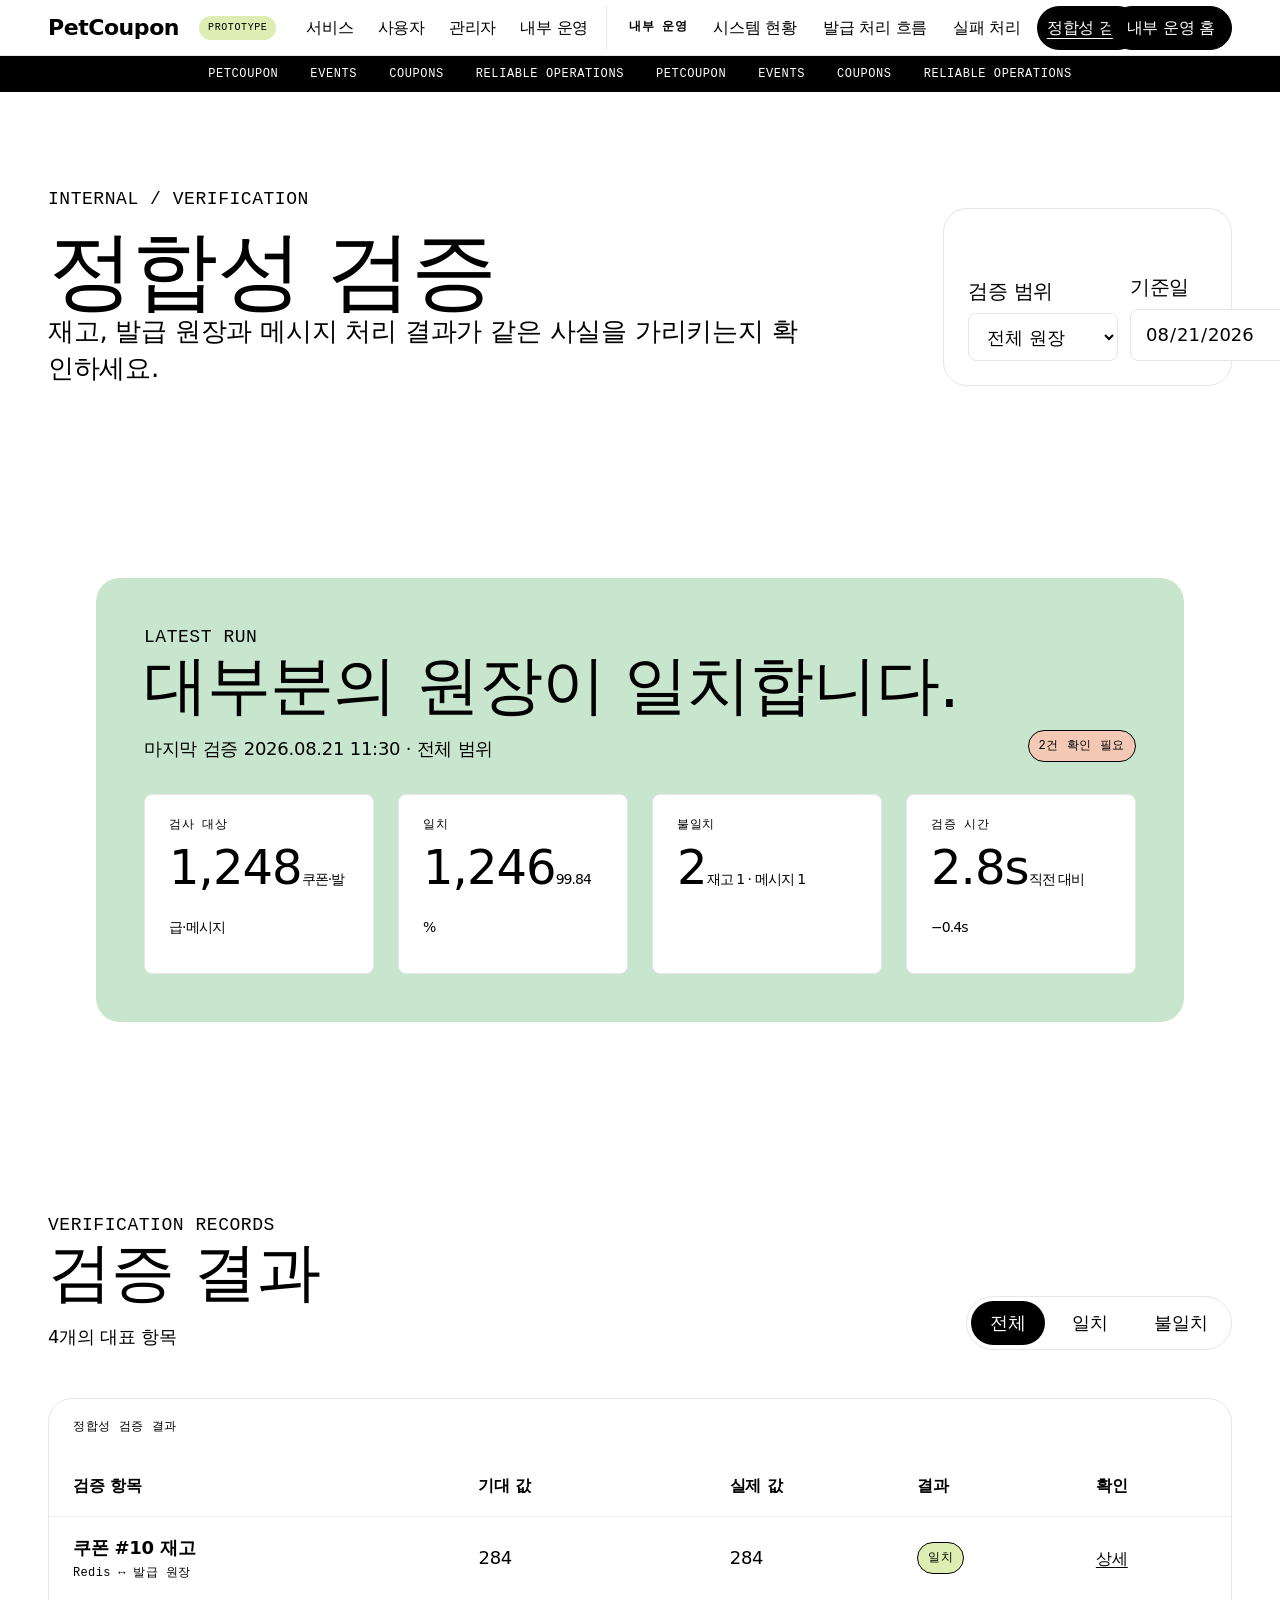
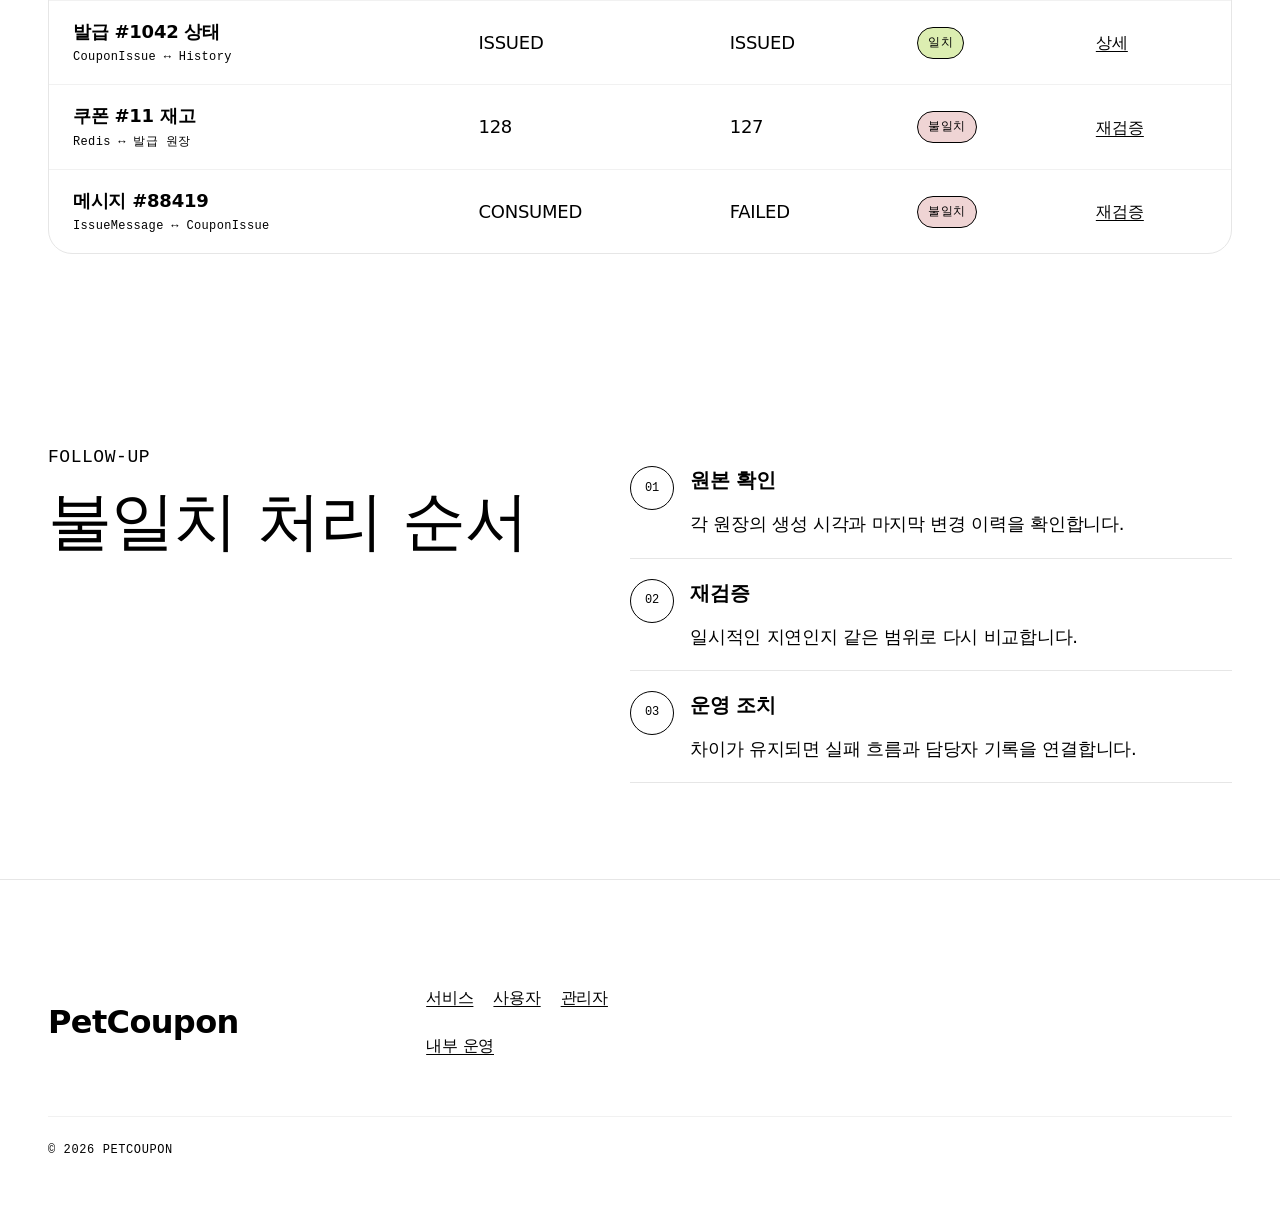
<file: src/main/resources/static/internal/verification.html>
<!doctype html>
<html lang="ko">
<head>
  <meta charset="UTF-8">
  <meta name="viewport" content="width=device-width, initial-scale=1">
  <title>정합성 검증 | PetCoupon</title>
  <meta name="description" content="쿠폰 재고와 발급 원장, 메시지 처리 결과의 정합성을 검증합니다.">
  <link rel="stylesheet" href="../css/common.css">
  <script src="../js/common.js" defer></script>
</head>
<body data-area="internal" data-page="verification" data-root="../">
  <a class="skip-link" href="#main-content">본문으로 건너뛰기</a>
  <div data-site-header></div>

  <main id="main-content" class="page-shell" tabindex="-1">
    <section class="page-hero" aria-labelledby="verification-title">
      <div class="container hero-grid"><div><p class="eyebrow">INTERNAL / VERIFICATION</p><h1 id="verification-title">정합성 검증</h1><p class="hero-copy">재고, 발급 원장과 메시지 처리 결과가 같은 사실을 가리키는지 확인하세요.</p></div><form class="compact-form compact-form--wide" data-demo-form data-demo-message="선택한 범위의 정합성 검증을 완료했습니다."><div class="field-group"><label for="verification-scope">검증 범위</label><select id="verification-scope" name="scope"><option value="all">전체 원장</option><option value="stock">쿠폰 재고</option><option value="issue">발급 원장</option><option value="message">메시지 처리</option></select></div><div class="field-group"><label for="verification-date">기준일</label><input id="verification-date" name="date" type="date" value="2026-08-21"></div><button class="button button--primary" type="submit">검증 실행</button></form></div>
    </section>

    <section class="section" aria-labelledby="verification-summary-title">
      <div class="container"><article class="color-block color-block--mint"><div class="section-head section-head--compact"><div><p class="eyebrow">LATEST RUN</p><h2 id="verification-summary-title">대부분의 원장이 일치합니다.</h2><p>마지막 검증 2026.08.21 11:30 · 전체 범위</p></div><span class="status status--warning">2건 확인 필요</span></div><dl class="metric-grid metric-grid--four"><div class="metric"><dt>검사 대상</dt><dd>1,248<small>쿠폰·발급·메시지</small></dd></div><div class="metric"><dt>일치</dt><dd>1,246<small>99.84%</small></dd></div><div class="metric"><dt>불일치</dt><dd>2<small>재고 1 · 메시지 1</small></dd></div><div class="metric"><dt>검증 시간</dt><dd>2.8s<small>직전 대비 −0.4s</small></dd></div></dl></article></div>
    </section>

    <section class="section" aria-labelledby="verification-record-title">
      <div class="container" data-filter-group>
        <div class="section-head"><div><p class="eyebrow">VERIFICATION RECORDS</p><h2 id="verification-record-title">검증 결과</h2><p><span data-result-count aria-live="polite">4개</span>의 대표 항목</p></div><div class="filter-bar" role="group" aria-label="정합성 검증 결과 필터"><button class="filter-pill is-active" type="button" data-filter-value="all" aria-pressed="true" aria-controls="verification-records verification-cards">전체</button><button class="filter-pill" type="button" data-filter-value="matched" aria-pressed="false" aria-controls="verification-records verification-cards">일치</button><button class="filter-pill" type="button" data-filter-value="mismatch" aria-pressed="false" aria-controls="verification-records verification-cards">불일치</button></div></div>

        <div id="verification-records" class="table-shell desktop-table"><table><caption>정합성 검증 결과</caption><thead><tr><th scope="col">검증 항목</th><th scope="col">기대 값</th><th scope="col">실제 값</th><th scope="col">결과</th><th scope="col">확인</th></tr></thead><tbody>
          <tr data-filter-item data-status="matched" data-record-id="verify-stock-10"><td><strong>쿠폰 #10 재고</strong><small>Redis ↔ 발급 원장</small></td><td>284</td><td>284</td><td><span class="status status--open">일치</span></td><td><button type="button" data-demo-action="inspect-verification" data-demo-message="쿠폰 #10 재고 검증 상세를 열었습니다." aria-label="쿠폰 10 재고 검증 상세 확인">상세</button></td></tr>
          <tr data-filter-item data-status="matched" data-record-id="verify-issue-1042"><td><strong>발급 #1042 상태</strong><small>CouponIssue ↔ History</small></td><td>ISSUED</td><td>ISSUED</td><td><span class="status status--open">일치</span></td><td><button type="button" data-demo-action="inspect-verification" data-demo-message="발급 #1042 상태 검증 상세를 열었습니다." aria-label="발급 1042 상태 검증 상세 확인">상세</button></td></tr>
          <tr data-filter-item data-status="mismatch" data-record-id="verify-stock-11"><td><strong>쿠폰 #11 재고</strong><small>Redis ↔ 발급 원장</small></td><td>128</td><td>127</td><td><span class="status status--danger">불일치</span></td><td><button type="button" data-demo-action="recheck-verification" data-demo-message="쿠폰 #11 재고 재검증을 예약했습니다." aria-label="쿠폰 11 재고 다시 검증">재검증</button></td></tr>
          <tr data-filter-item data-status="mismatch" data-record-id="verify-message-88419"><td><strong>메시지 #88419</strong><small>IssueMessage ↔ CouponIssue</small></td><td>CONSUMED</td><td>FAILED</td><td><span class="status status--danger">불일치</span></td><td><button type="button" data-demo-action="recheck-verification" data-demo-message="메시지 #88419 재검증을 예약했습니다." aria-label="메시지 88419 다시 검증">재검증</button></td></tr>
        </tbody></table></div>

        <div id="verification-cards" class="mobile-cards" aria-label="정합성 검증 결과 모바일 목록">
          <article class="hairline-card" data-filter-item data-status="matched" data-record-id="verify-stock-10"><div class="card-topline"><span class="caption">COUPON 10 / STOCK</span><span class="status status--open">일치</span></div><h3>기대 284 · 실제 284</h3><p>Redis ↔ 발급 원장</p><button type="button" data-demo-action="inspect-verification" data-demo-message="쿠폰 #10 재고 검증 상세를 열었습니다." aria-label="쿠폰 10 재고 검증 상세 확인">상세</button></article>
          <article class="hairline-card" data-filter-item data-status="matched" data-record-id="verify-issue-1042"><div class="card-topline"><span class="caption">ISSUE 1042 / STATUS</span><span class="status status--open">일치</span></div><h3>기대 ISSUED · 실제 ISSUED</h3><p>CouponIssue ↔ History</p><button type="button" data-demo-action="inspect-verification" data-demo-message="발급 #1042 상태 검증 상세를 열었습니다." aria-label="발급 1042 상태 검증 상세 확인">상세</button></article>
          <article class="hairline-card" data-filter-item data-status="mismatch" data-record-id="verify-stock-11"><div class="card-topline"><span class="caption">COUPON 11 / STOCK</span><span class="status status--danger">불일치</span></div><h3>기대 128 · 실제 127</h3><p>Redis ↔ 발급 원장</p><button type="button" data-demo-action="recheck-verification" data-demo-message="쿠폰 #11 재고 재검증을 예약했습니다." aria-label="쿠폰 11 재고 다시 검증">재검증</button></article>
          <article class="hairline-card" data-filter-item data-status="mismatch" data-record-id="verify-message-88419"><div class="card-topline"><span class="caption">MESSAGE 88419</span><span class="status status--danger">불일치</span></div><h3>기대 CONSUMED · 실제 FAILED</h3><p>IssueMessage ↔ CouponIssue</p><button type="button" data-demo-action="recheck-verification" data-demo-message="메시지 #88419 재검증을 예약했습니다." aria-label="메시지 88419 다시 검증">재검증</button></article>
        </div>
        <div class="empty-state" data-filter-empty role="status" hidden><h3>선택한 결과가 없습니다.</h3><p>다른 결과 상태를 선택해 주세요.</p></div>
      </div>
    </section>

    <section class="section" aria-labelledby="verification-guide-title">
      <div class="container editorial-row"><div><p class="eyebrow">FOLLOW-UP</p><h2 id="verification-guide-title">불일치 처리 순서</h2></div><ol class="numbered-list"><li><strong>원본 확인</strong><span>각 원장의 생성 시각과 마지막 변경 이력을 확인합니다.</span></li><li><strong>재검증</strong><span>일시적인 지연인지 같은 범위로 다시 비교합니다.</span></li><li><strong>운영 조치</strong><span>차이가 유지되면 실패 흐름과 담당자 기록을 연결합니다.</span></li></ol></div>
    </section>
  </main>

  <div data-site-footer></div>
  <div class="toast" data-toast role="status" aria-live="polite" aria-atomic="true" hidden></div>
</body>
</html>
</file>
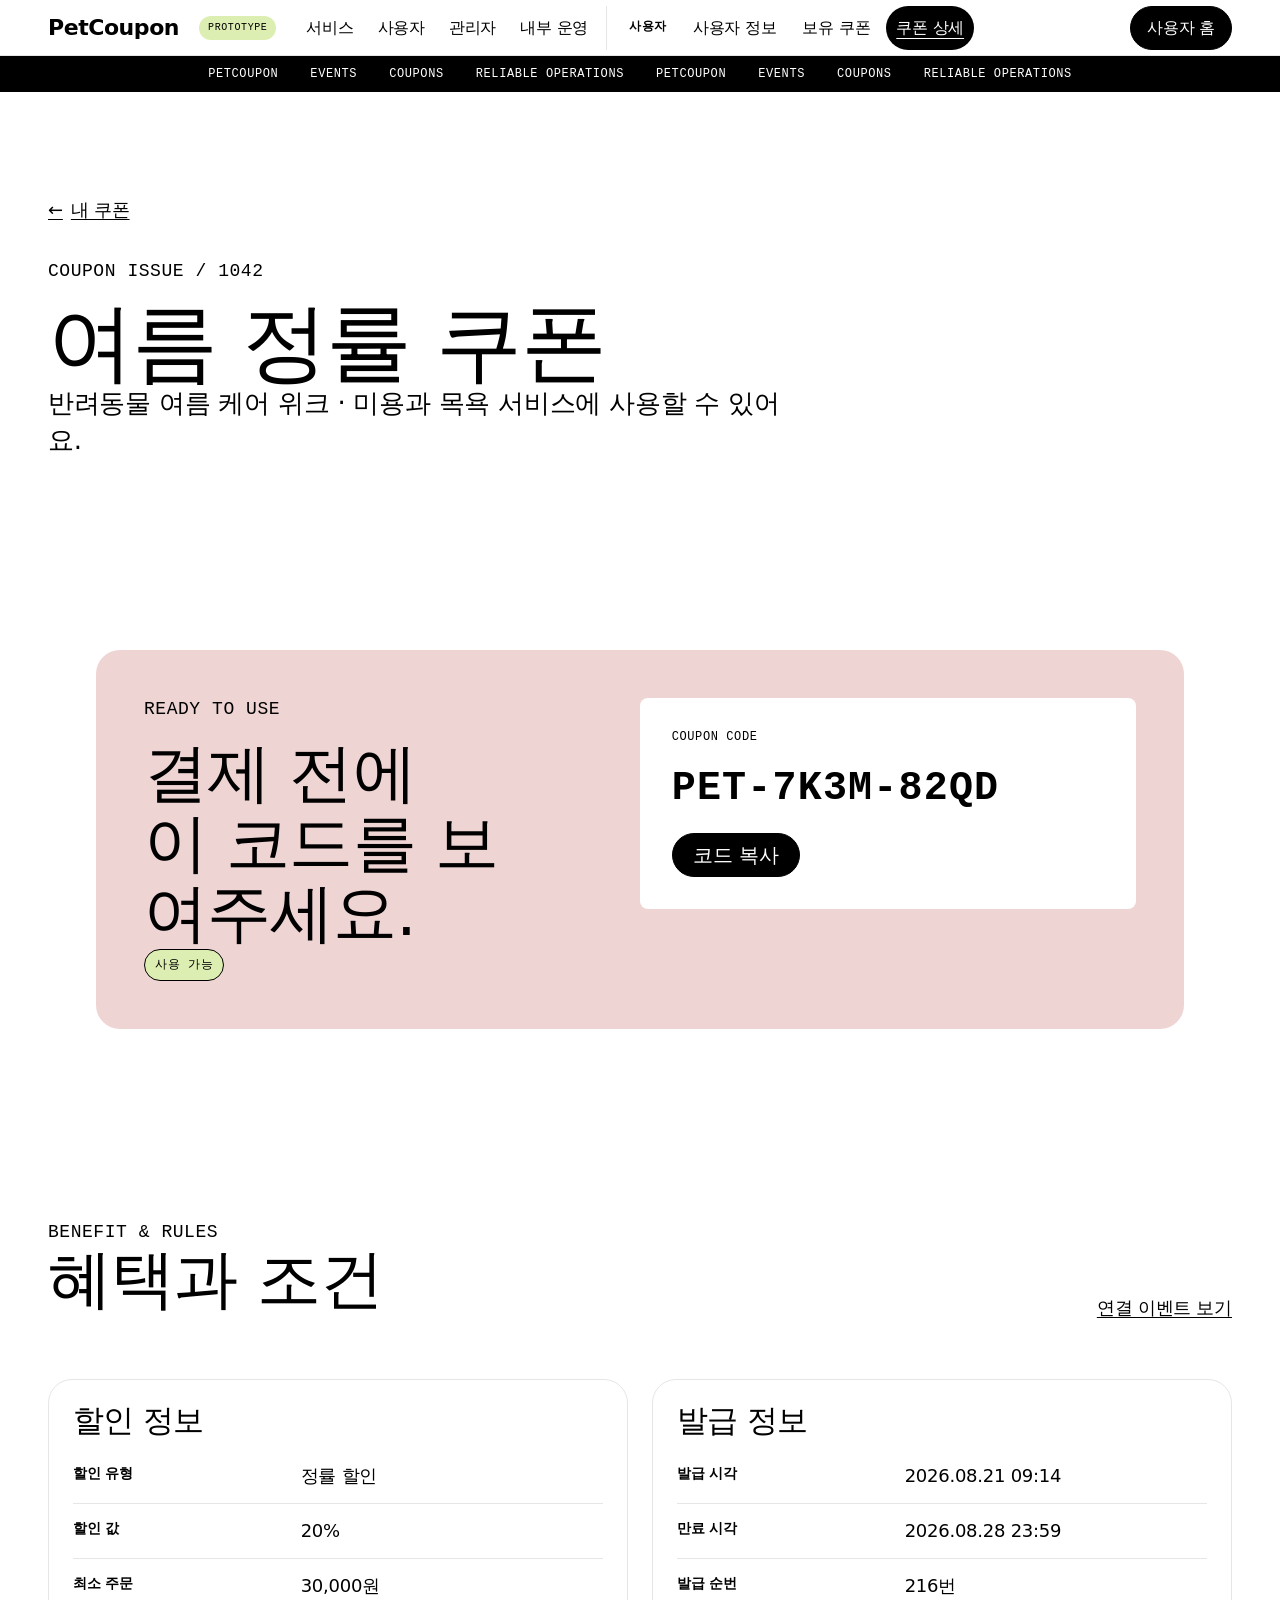
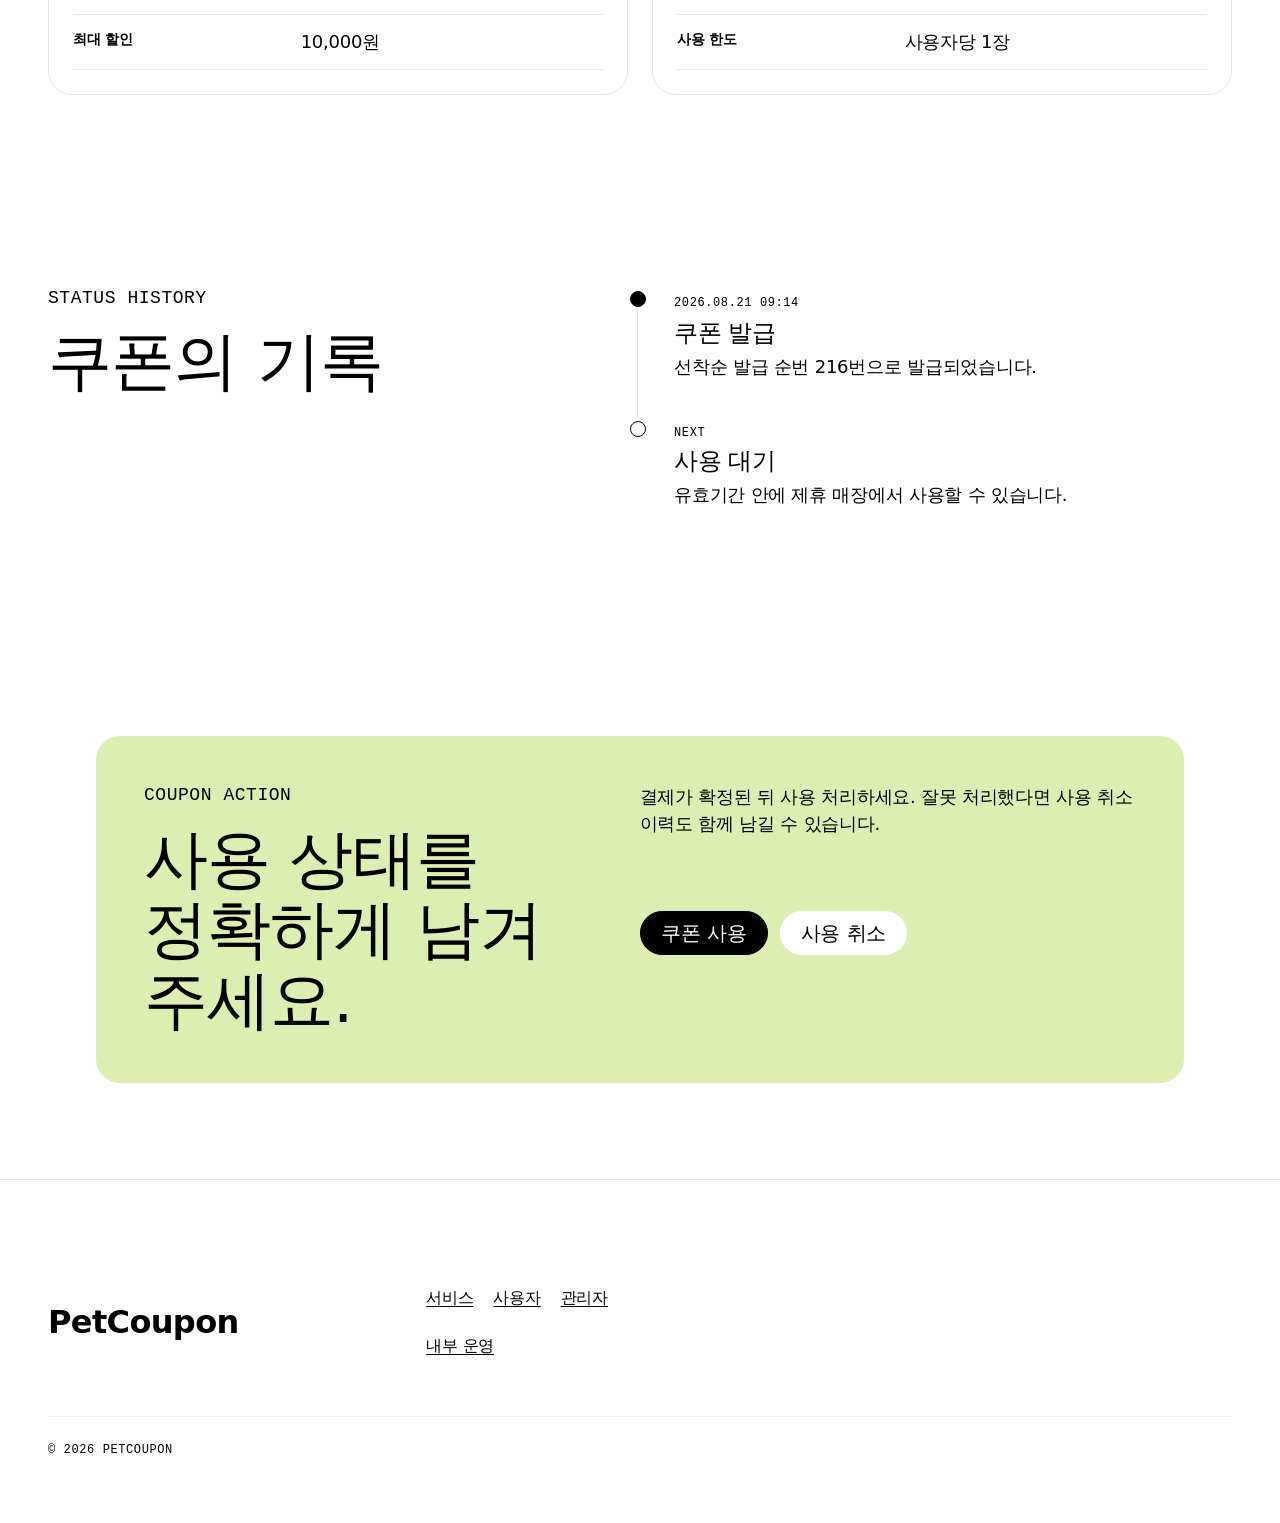
<file: src/main/resources/static/user/coupon-detail.html>
<!doctype html>
<html lang="ko">
<head>
  <meta charset="UTF-8">
  <meta name="viewport" content="width=device-width, initial-scale=1">
  <title>여름 정률 쿠폰 | PetCoupon</title>
  <meta name="description" content="발급받은 여름 정률 쿠폰의 코드와 사용 조건, 상태 이력을 확인합니다.">
  <link rel="stylesheet" href="../css/common.css">
  <script src="../js/common.js" defer></script>
</head>
<body data-area="user" data-page="coupon-detail" data-root="../">
  <a class="skip-link" href="#main-content">본문으로 건너뛰기</a>
  <div data-site-header></div>

  <main id="main-content" class="page-shell" tabindex="-1">
    <section class="page-hero" aria-labelledby="coupon-detail-title">
      <div class="container">
        <a class="back-link" href="my-coupons.html"><span aria-hidden="true">←</span> 내 쿠폰</a>
        <p class="eyebrow">COUPON ISSUE / 1042</p>
        <h1 id="coupon-detail-title">여름 정률 쿠폰</h1>
        <p class="hero-copy">반려동물 여름 케어 위크 · 미용과 목욕 서비스에 사용할 수 있어요.</p>
      </div>
    </section>

    <section class="section" aria-labelledby="coupon-code-title">
      <div class="container">
        <article class="color-block color-block--pink coupon-pass">
          <div><p class="eyebrow">READY TO USE</p><h2 id="coupon-code-title">결제 전에<br>이 코드를 보여주세요.</h2><span class="status status--open">사용 가능</span></div>
          <div class="coupon-code-panel"><span class="caption">COUPON CODE</span><code id="coupon-code">PET-7K3M-82QD</code><button class="button button--primary" type="button" data-copy-target="#coupon-code" aria-label="쿠폰 코드 PET-7K3M-82QD 복사">코드 복사</button></div>
        </article>
      </div>
    </section>

    <section class="section" aria-labelledby="coupon-condition-title">
      <div class="container">
        <div class="section-head"><div><p class="eyebrow">BENEFIT &amp; RULES</p><h2 id="coupon-condition-title">혜택과 조건</h2></div><a class="text-link" href="../event-detail.html?id=1">연결 이벤트 보기</a></div>
        <div class="card-grid card-grid--two">
          <article class="hairline-card"><h3>할인 정보</h3><dl class="detail-list"><div><dt>할인 유형</dt><dd>정률 할인</dd></div><div><dt>할인 값</dt><dd>20%</dd></div><div><dt>최소 주문</dt><dd>30,000원</dd></div><div><dt>최대 할인</dt><dd>10,000원</dd></div></dl></article>
          <article class="hairline-card"><h3>발급 정보</h3><dl class="detail-list"><div><dt>발급 시각</dt><dd>2026.08.21 09:14</dd></div><div><dt>만료 시각</dt><dd>2026.08.28 23:59</dd></div><div><dt>발급 순번</dt><dd>216번</dd></div><div><dt>사용 한도</dt><dd>사용자당 1장</dd></div></dl></article>
        </div>
      </div>
    </section>

    <section class="section" aria-labelledby="coupon-history-title">
      <div class="container editorial-row">
        <div><p class="eyebrow">STATUS HISTORY</p><h2 id="coupon-history-title">쿠폰의 기록</h2></div>
        <ol class="timeline">
          <li class="is-current"><span class="timeline-marker" aria-hidden="true"></span><div><time datetime="2026-08-21T09:14">2026.08.21 09:14</time><h3>쿠폰 발급</h3><p>선착순 발급 순번 216번으로 발급되었습니다.</p></div></li>
          <li><span class="timeline-marker" aria-hidden="true"></span><div><span class="caption">NEXT</span><h3>사용 대기</h3><p>유효기간 안에 제휴 매장에서 사용할 수 있습니다.</p></div></li>
        </ol>
      </div>
    </section>

    <section class="section" aria-labelledby="coupon-action-title">
      <div class="container"><article class="color-block color-block--lime story-split"><div><p class="eyebrow">COUPON ACTION</p><h2 id="coupon-action-title">사용 상태를<br>정확하게 남겨주세요.</h2></div><div class="story-copy"><p>결제가 확정된 뒤 사용 처리하세요. 잘못 처리했다면 사용 취소 이력도 함께 남길 수 있습니다.</p><div class="button-row"><button class="button button--primary" type="button" data-demo-action="use-coupon" data-demo-message="여름 정률 쿠폰을 사용 완료로 표시했습니다.">쿠폰 사용</button><button class="button button--secondary" type="button" data-demo-action="cancel-coupon-use" data-demo-message="쿠폰 사용 취소 요청을 기록했습니다.">사용 취소</button></div></div></article></div>
    </section>
  </main>

  <div data-site-footer></div>
  <div class="toast" data-toast role="status" aria-live="polite" aria-atomic="true" hidden></div>
</body>
</html>
</file>
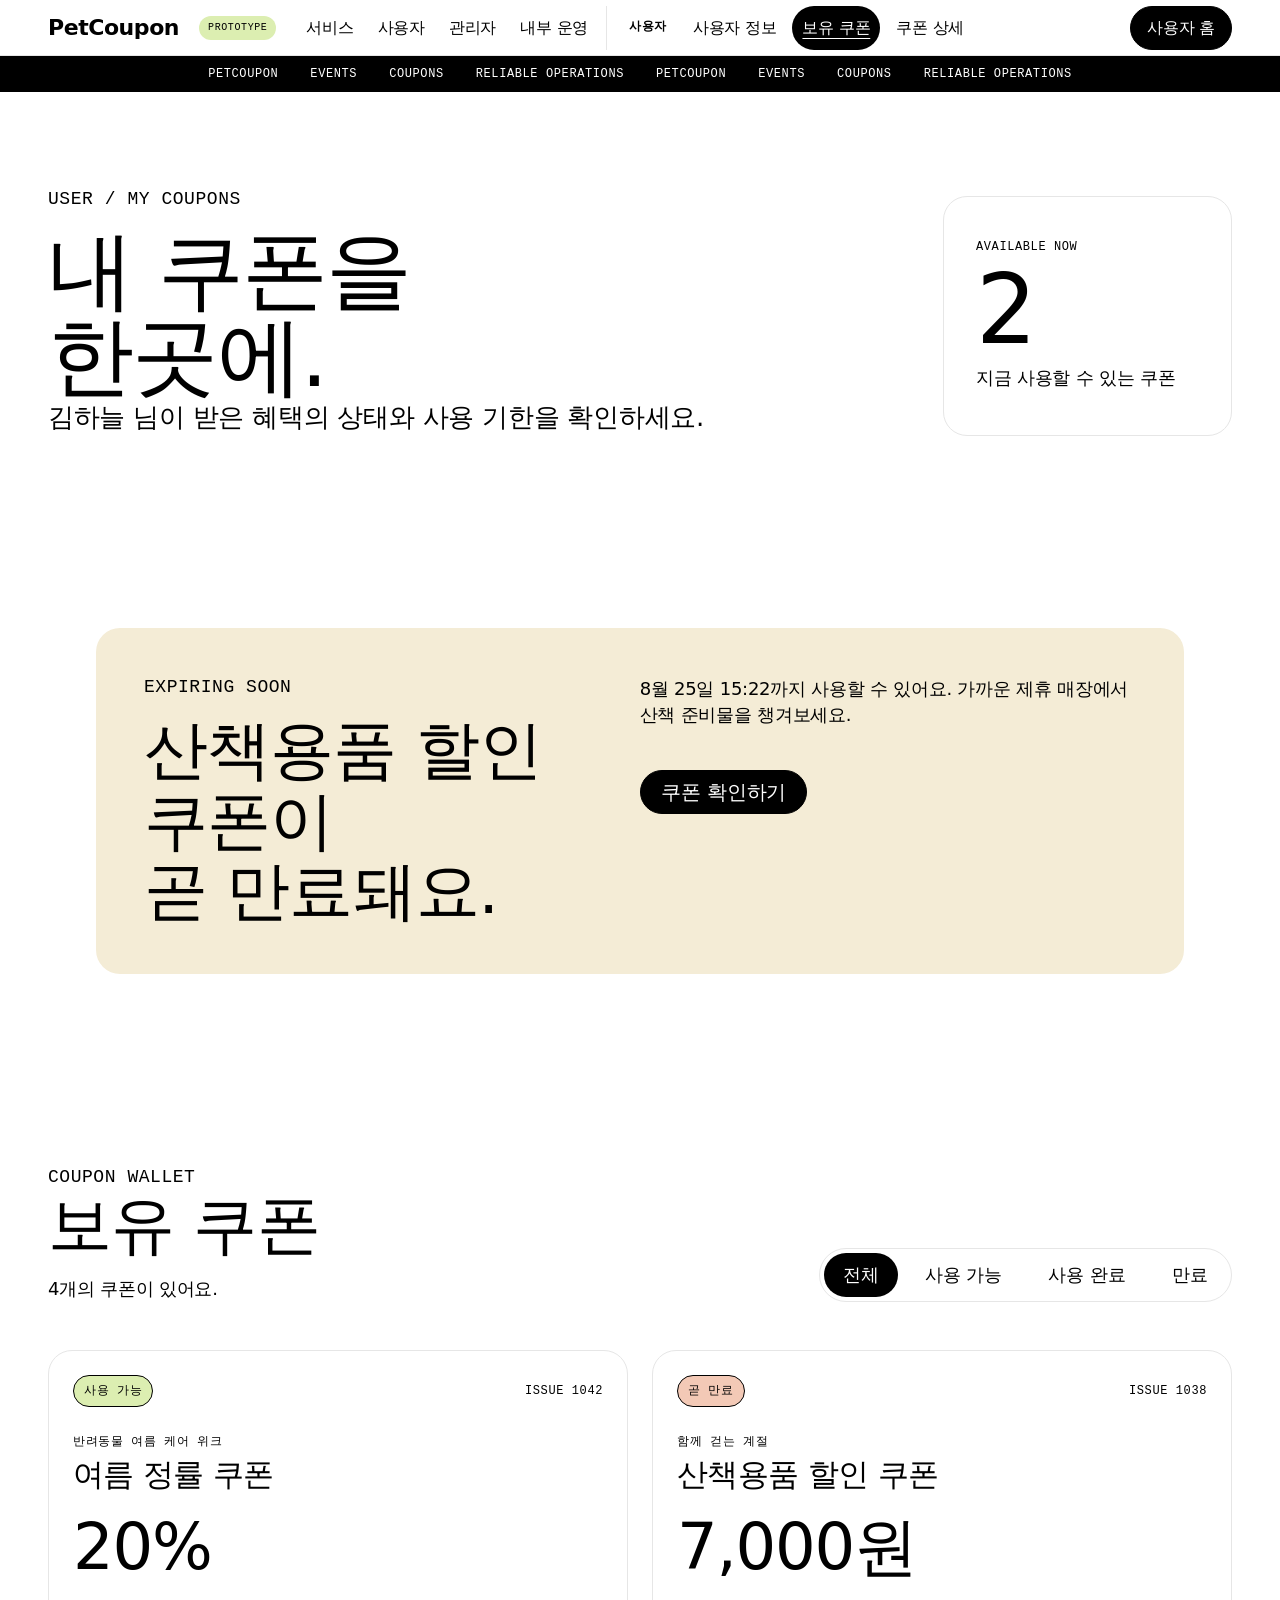
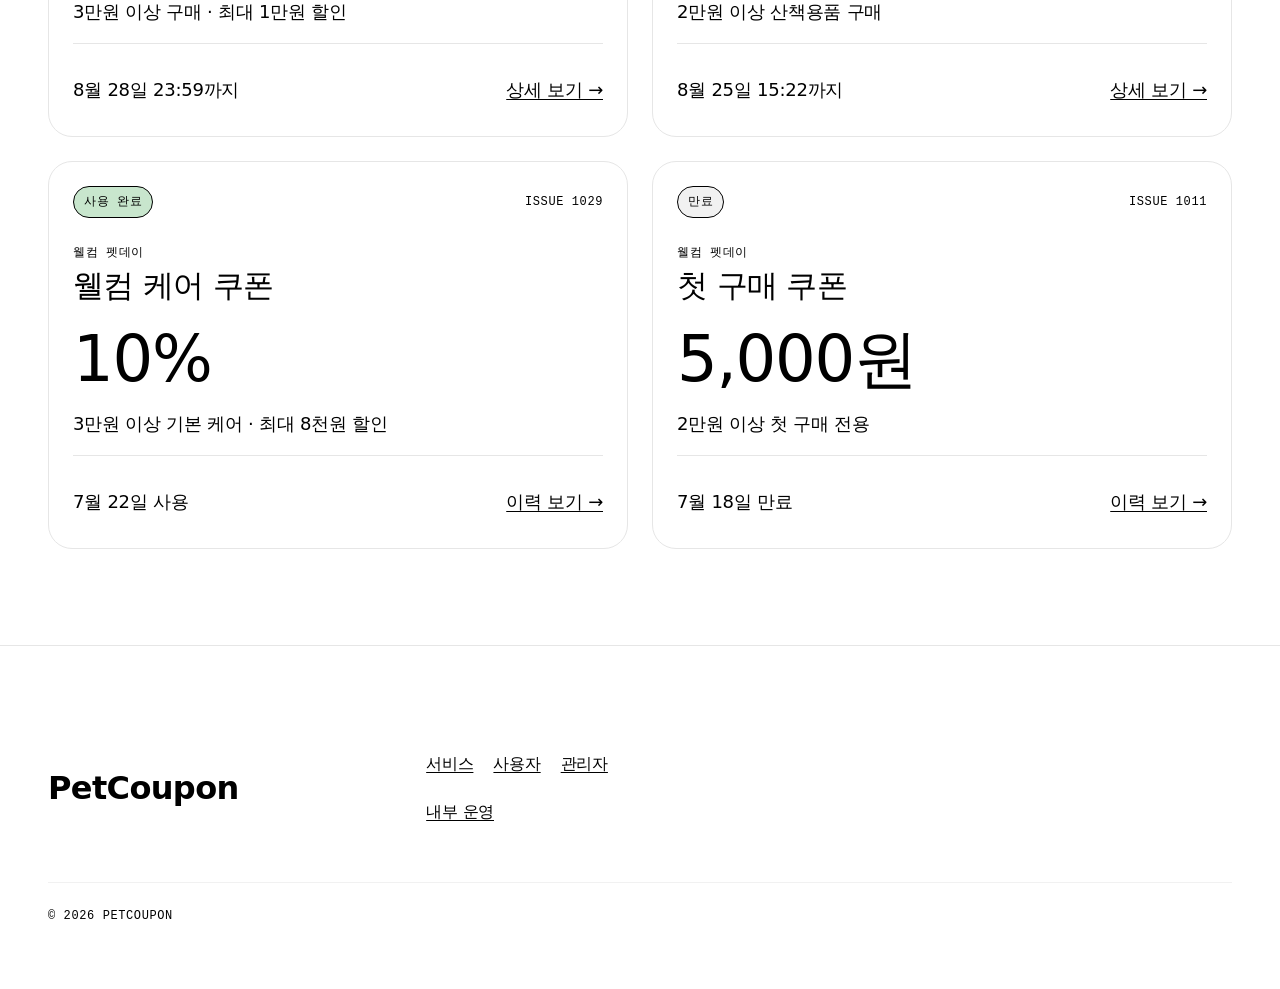
<file: src/main/resources/static/user/my-coupons.html>
<!doctype html>
<html lang="ko">
<head>
  <meta charset="UTF-8">
  <meta name="viewport" content="width=device-width, initial-scale=1">
  <title>내 쿠폰 | PetCoupon</title>
  <meta name="description" content="사용 가능한 쿠폰과 지난 쿠폰을 상태별로 확인합니다.">
  <link rel="stylesheet" href="../css/common.css">
  <script src="../js/common.js" defer></script>
</head>
<body data-area="user" data-page="my-coupons" data-root="../">
  <a class="skip-link" href="#main-content">본문으로 건너뛰기</a>
  <div data-site-header></div>

  <main id="main-content" class="page-shell" tabindex="-1">
    <section class="page-hero" aria-labelledby="coupon-list-page-title">
      <div class="container hero-grid">
        <div><p class="eyebrow">USER / MY COUPONS</p><h1 id="coupon-list-page-title">내 쿠폰을<br>한곳에.</h1><p class="hero-copy">김하늘 님이 받은 혜택의 상태와 사용 기한을 확인하세요.</p></div>
        <div class="hero-stat"><span class="caption">AVAILABLE NOW</span><strong>2</strong><p>지금 사용할 수 있는 쿠폰</p></div>
      </div>
    </section>

    <section class="section" aria-labelledby="coupon-note-title">
      <div class="container"><article class="color-block color-block--cream story-split"><div><p class="eyebrow">EXPIRING SOON</p><h2 id="coupon-note-title">산책용품 할인 쿠폰이<br>곧 만료돼요.</h2></div><div class="story-copy"><p>8월 25일 15:22까지 사용할 수 있어요. 가까운 제휴 매장에서 산책 준비물을 챙겨보세요.</p><a class="button button--primary" href="coupon-detail.html?id=1038">쿠폰 확인하기</a></div></article></div>
    </section>

    <section class="section" aria-labelledby="my-coupon-list-title">
      <div class="container" data-filter-group>
        <div class="section-head">
          <div><p class="eyebrow">COUPON WALLET</p><h2 id="my-coupon-list-title">보유 쿠폰</h2><p><span data-result-count aria-live="polite">4개</span>의 쿠폰이 있어요.</p></div>
          <div class="filter-bar" role="group" aria-label="보유 쿠폰 상태 필터">
            <button class="filter-pill is-active" type="button" data-filter-value="all" aria-pressed="true" aria-controls="my-coupon-grid">전체</button>
            <button class="filter-pill" type="button" data-filter-value="usable" aria-pressed="false" aria-controls="my-coupon-grid">사용 가능</button>
            <button class="filter-pill" type="button" data-filter-value="used" aria-pressed="false" aria-controls="my-coupon-grid">사용 완료</button>
            <button class="filter-pill" type="button" data-filter-value="expired" aria-pressed="false" aria-controls="my-coupon-grid">만료</button>
          </div>
        </div>

        <div id="my-coupon-grid" class="card-grid card-grid--two">
          <article class="hairline-card coupon-card" data-filter-item data-status="usable" data-record-id="issue-1042">
            <div class="card-topline"><span class="status status--open">사용 가능</span><span class="caption">ISSUE 1042</span></div><p class="event-label">반려동물 여름 케어 위크</p><h3>여름 정률 쿠폰</h3><strong class="benefit">20%</strong><p>3만원 이상 구매 · 최대 1만원 할인</p><div class="card-bottom"><time datetime="2026-08-28T23:59">8월 28일 23:59까지</time><a class="card-link" href="coupon-detail.html?id=1042">상세 보기 →</a></div>
          </article>
          <article class="hairline-card coupon-card" data-filter-item data-status="usable" data-record-id="issue-1038">
            <div class="card-topline"><span class="status status--warning">곧 만료</span><span class="caption">ISSUE 1038</span></div><p class="event-label">함께 걷는 계절</p><h3>산책용품 할인 쿠폰</h3><strong class="benefit">7,000원</strong><p>2만원 이상 산책용품 구매</p><div class="card-bottom"><time datetime="2026-08-25T15:22">8월 25일 15:22까지</time><a class="card-link" href="coupon-detail.html?id=1038">상세 보기 →</a></div>
          </article>
          <article class="hairline-card coupon-card" data-filter-item data-status="used" data-record-id="issue-1029">
            <div class="card-topline"><span class="status status--used">사용 완료</span><span class="caption">ISSUE 1029</span></div><p class="event-label">웰컴 펫데이</p><h3>웰컴 케어 쿠폰</h3><strong class="benefit">10%</strong><p>3만원 이상 기본 케어 · 최대 8천원 할인</p><div class="card-bottom"><time datetime="2026-07-22T17:40">7월 22일 사용</time><a class="card-link" href="coupon-detail.html?id=1029">이력 보기 →</a></div>
          </article>
          <article class="hairline-card coupon-card" data-filter-item data-status="expired" data-record-id="issue-1011">
            <div class="card-topline"><span class="status status--closed">만료</span><span class="caption">ISSUE 1011</span></div><p class="event-label">웰컴 펫데이</p><h3>첫 구매 쿠폰</h3><strong class="benefit">5,000원</strong><p>2만원 이상 첫 구매 전용</p><div class="card-bottom"><time datetime="2026-07-18T23:59">7월 18일 만료</time><a class="card-link" href="coupon-detail.html?id=1011">이력 보기 →</a></div>
          </article>
        </div>
        <div class="empty-state" data-filter-empty role="status" hidden><h3>해당 상태의 쿠폰이 없어요.</h3><p>다른 상태를 선택하거나 새로운 이벤트를 둘러보세요.</p><a class="button button--secondary" href="../index.html#event-list">이벤트 보기</a></div>
      </div>
    </section>
  </main>

  <div data-site-footer></div>
  <div class="toast" data-toast role="status" aria-live="polite" aria-atomic="true" hidden></div>
</body>
</html>
</file>
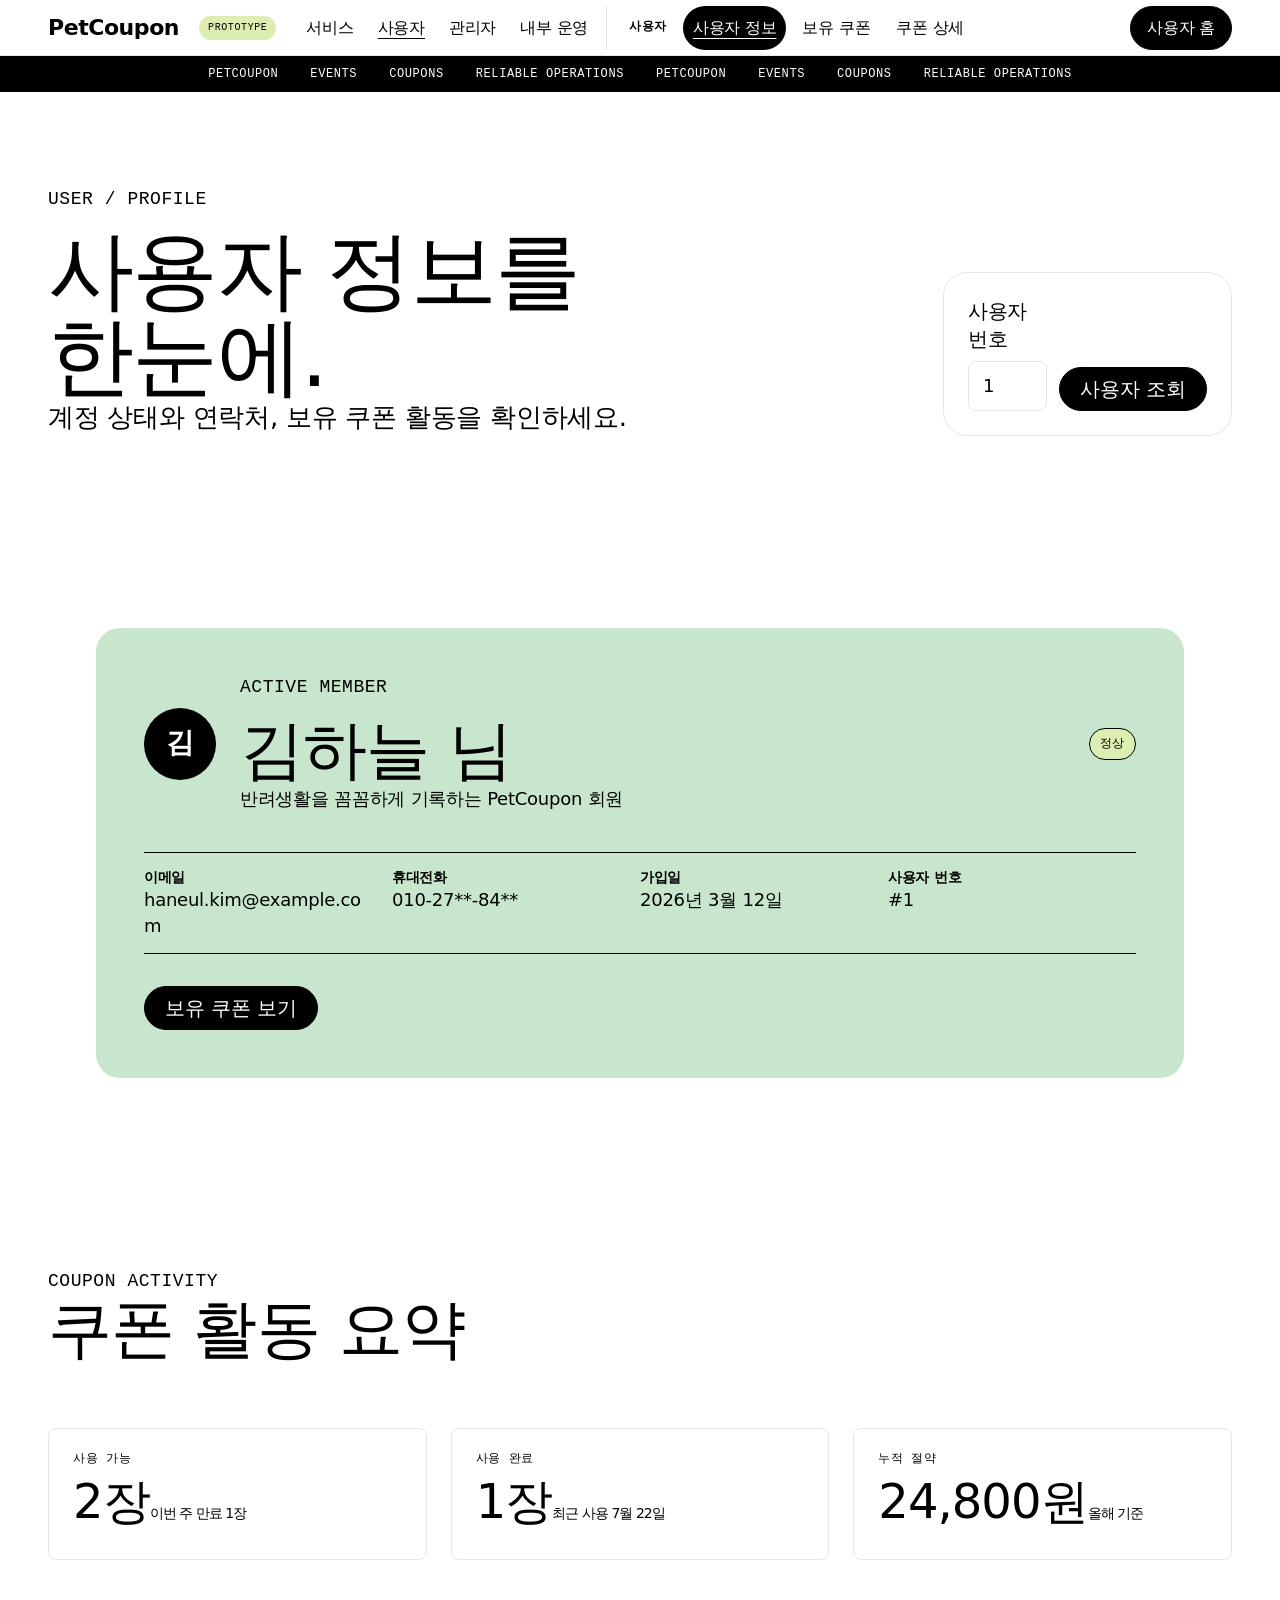
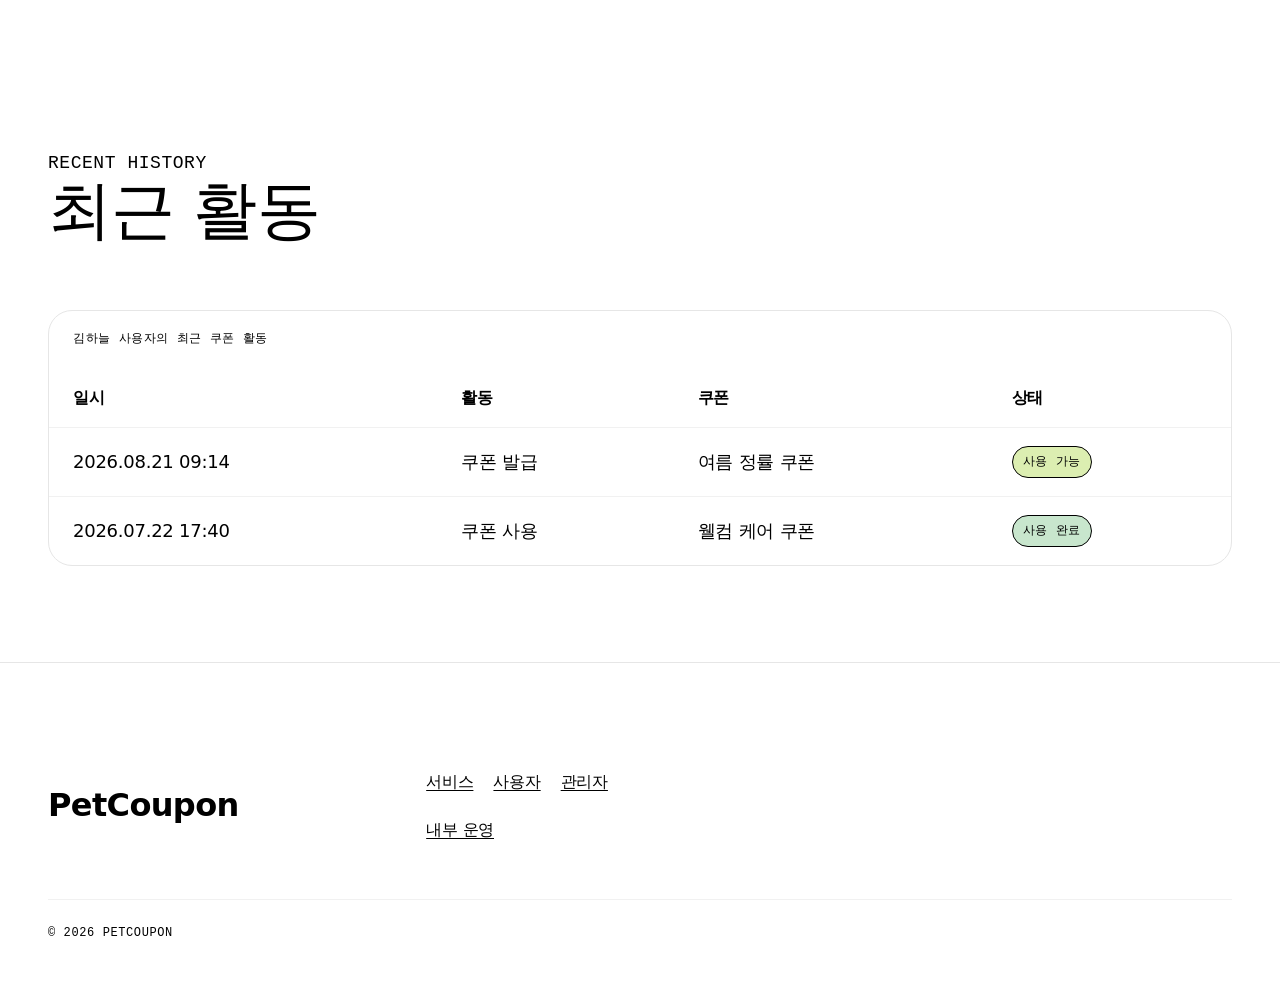
<file: src/main/resources/static/user/user.html>
<!doctype html>
<html lang="ko">
<head>
  <meta charset="UTF-8">
  <meta name="viewport" content="width=device-width, initial-scale=1">
  <title>사용자 정보 | PetCoupon</title>
  <meta name="description" content="PetCoupon 사용자 프로필과 최근 활동을 확인합니다.">
  <link rel="stylesheet" href="../css/common.css">
  <script src="../js/common.js" defer></script>
</head>
<body data-area="user" data-page="user" data-root="../">
  <a class="skip-link" href="#main-content">본문으로 건너뛰기</a>
  <div data-site-header></div>

  <main id="main-content" class="page-shell" tabindex="-1">
    <section class="page-hero" aria-labelledby="user-page-title">
      <div class="container hero-grid">
        <div><p class="eyebrow">USER / PROFILE</p><h1 id="user-page-title">사용자 정보를<br>한눈에.</h1><p class="hero-copy">계정 상태와 연락처, 보유 쿠폰 활동을 확인하세요.</p></div>
        <form class="compact-form" data-demo-form data-demo-message="사용자 #1 정보를 불러왔습니다.">
          <div class="field-group"><label for="user-id">사용자 번호</label><input id="user-id" name="userId" type="number" value="1" min="1" required></div>
          <button class="button button--primary" type="submit">사용자 조회</button>
        </form>
      </div>
    </section>

    <section class="section" aria-labelledby="profile-title">
      <div class="container">
        <article class="color-block color-block--mint profile-block">
          <div class="profile-heading"><div class="initial-mark" aria-hidden="true">김</div><div><p class="eyebrow">ACTIVE MEMBER</p><h2 id="profile-title">김하늘 님</h2><p>반려생활을 꼼꼼하게 기록하는 PetCoupon 회원</p></div><span class="status status--open">정상</span></div>
          <dl class="profile-facts">
            <div><dt>이메일</dt><dd>haneul.kim@example.com</dd></div>
            <div><dt>휴대전화</dt><dd>010-27**-84**</dd></div>
            <div><dt>가입일</dt><dd>2026년 3월 12일</dd></div>
            <div><dt>사용자 번호</dt><dd>#1</dd></div>
          </dl>
          <a class="button button--primary" href="my-coupons.html">보유 쿠폰 보기</a>
        </article>
      </div>
    </section>

    <section class="section" aria-labelledby="activity-summary-title">
      <div class="container">
        <div class="section-head"><div><p class="eyebrow">COUPON ACTIVITY</p><h2 id="activity-summary-title">쿠폰 활동 요약</h2></div></div>
        <dl class="metric-grid metric-grid--three">
          <div class="metric hairline-card"><dt>사용 가능</dt><dd>2장<small>이번 주 만료 1장</small></dd></div>
          <div class="metric hairline-card"><dt>사용 완료</dt><dd>1장<small>최근 사용 7월 22일</small></dd></div>
          <div class="metric hairline-card"><dt>누적 절약</dt><dd>24,800원<small>올해 기준</small></dd></div>
        </dl>
      </div>
    </section>

    <section class="section" aria-labelledby="recent-activity-title">
      <div class="container">
        <div class="section-head"><div><p class="eyebrow">RECENT HISTORY</p><h2 id="recent-activity-title">최근 활동</h2></div></div>
        <div class="table-shell desktop-table">
          <table>
            <caption>김하늘 사용자의 최근 쿠폰 활동</caption>
            <thead><tr><th scope="col">일시</th><th scope="col">활동</th><th scope="col">쿠폰</th><th scope="col">상태</th></tr></thead>
            <tbody><tr><td>2026.08.21 09:14</td><td>쿠폰 발급</td><td>여름 정률 쿠폰</td><td><span class="status status--open">사용 가능</span></td></tr><tr><td>2026.07.22 17:40</td><td>쿠폰 사용</td><td>웰컴 케어 쿠폰</td><td><span class="status status--used">사용 완료</span></td></tr></tbody>
          </table>
        </div>
        <div class="mobile-cards" aria-label="최근 쿠폰 활동 모바일 목록">
          <article class="hairline-card"><div class="card-topline"><time datetime="2026-08-21T09:14">8월 21일 09:14</time><span class="status status--open">사용 가능</span></div><h3>여름 정률 쿠폰</h3><p>쿠폰 발급</p></article>
          <article class="hairline-card"><div class="card-topline"><time datetime="2026-07-22T17:40">7월 22일 17:40</time><span class="status status--used">사용 완료</span></div><h3>웰컴 케어 쿠폰</h3><p>쿠폰 사용</p></article>
        </div>
      </div>
    </section>
  </main>

  <div data-site-footer></div>
  <div class="toast" data-toast role="status" aria-live="polite" aria-atomic="true" hidden></div>
</body>
</html>
</file>
<file: src/main/resources/static/css/common.css>
:root {
  color-scheme: light;
  --black: #000000;
  --white: #ffffff;
  --hairline: #e6e6e6;
  --hairline-soft: #f1f1f1;
  --surface-soft: #f7f7f5;
  --lime: #dceeb1;
  --lilac: #c5b0f4;
  --cream: #f4ecd6;
  --mint: #c8e6cd;
  --pink: #efd4d4;
  --coral: #f3c9b6;
  --navy: #1f1d3d;
  --magenta: #ff3d8b;
  --semantic-success: #1ea64a;
  --overlay-scrim: #000000;
  --content-max: 1280px;
  --nav-height: 56px;
  --marquee-height: 36px;
  --gutter: clamp(24px, 4vw, 48px);
  --section-space: 96px;
  --radius-small: 6px;
  --radius-control: 8px;
  --radius-block: 24px;
  --radius-large: 32px;
  --radius-pill: 9999px;
  --font-sans: "Pretendard Variable", Pretendard, Inter, "Noto Sans KR", system-ui, -apple-system, BlinkMacSystemFont, "Segoe UI", Helvetica, Arial, sans-serif;
  --font-mono: "SFMono-Regular", "SF Mono", Menlo, Monaco, Consolas, "Liberation Mono", monospace;
}

*,
*::before,
*::after {
  box-sizing: border-box;
}

html {
  min-width: 320px;
  scroll-behavior: smooth;
  scroll-padding-top: calc(var(--nav-height) + 24px);
  text-size-adjust: 100%;
}

body {
  min-width: 320px;
  min-height: 100vh;
  margin: 0;
  background: var(--white);
  color: var(--black);
  font-family: var(--font-sans);
  font-size: 18px;
  font-weight: 320;
  line-height: 1.45;
  letter-spacing: -0.014em;
  font-kerning: normal;
  -webkit-font-smoothing: antialiased;
}

main,
header,
footer,
nav,
section {
  display: block;
}

[hidden] {
  display: none !important;
}

img,
svg,
video {
  display: block;
  max-width: 100%;
  height: auto;
}

button,
input,
select,
textarea {
  font: inherit;
}

button,
select {
  cursor: pointer;
}

button:disabled,
input:disabled,
select:disabled,
textarea:disabled {
  cursor: not-allowed;
  opacity: 0.48;
}

a {
  color: inherit;
  text-decoration-thickness: 1px;
  text-underline-offset: 0.18em;
}

a:focus-visible,
button:focus-visible,
input:focus-visible,
select:focus-visible,
textarea:focus-visible,
[tabindex]:focus-visible {
  outline: 3px solid var(--black);
  outline-offset: 3px;
}

h1,
h2,
h3,
h4,
p,
ul,
ol,
dl,
dd,
figure {
  margin-top: 0;
}

h1,
h2,
h3,
h4 {
  margin-bottom: 0;
  font-weight: 540;
  line-height: 1.1;
  letter-spacing: -0.02em;
}

h1 {
  font-size: clamp(48px, 7vw, 86px);
  font-weight: 340;
  line-height: 1;
  letter-spacing: -0.02em;
}

h2 {
  font-size: clamp(40px, 5vw, 64px);
  font-weight: 340;
  letter-spacing: -0.015em;
}

h3 {
  font-size: clamp(24px, 2.4vw, 32px);
}

h4 {
  font-size: 24px;
}

p:last-child,
ul:last-child,
ol:last-child,
dl:last-child {
  margin-bottom: 0;
}

.skip-link {
  position: fixed;
  top: 6px;
  left: 8px;
  z-index: 1000;
  display: inline-flex;
  align-items: center;
  min-height: 44px;
  padding: 8px 18px;
  border-radius: var(--radius-pill);
  background: var(--black);
  color: var(--white);
  font-weight: 540;
  transform: translateY(-160%);
}

.skip-link:focus {
  outline-color: var(--black);
  transform: translateY(0);
}

.container {
  width: min(100%, var(--content-max));
  margin-inline: auto;
}

.container--reading {
  max-width: 980px;
}

.container--form {
  max-width: 980px;
}

.top-nav,
.site-header.top-nav {
  position: sticky;
  top: 0;
  z-index: 100;
  height: var(--nav-height);
  border-bottom: 1px solid var(--hairline);
  background: var(--white);
  color: var(--black);
}

.nav-inner {
  display: flex;
  align-items: center;
  gap: 20px;
  width: min(100%, var(--content-max));
  height: 100%;
  margin-inline: auto;
  padding-inline: var(--gutter);
}

.brand {
  display: inline-flex;
  flex: 0 0 auto;
  align-items: center;
  min-height: 44px;
  color: var(--black);
  font-size: 22px;
  font-weight: 700;
  letter-spacing: -0.02em;
  text-decoration: none;
}

.prototype-badge {
  display: inline-flex;
  align-items: center;
  min-height: 24px;
  padding: 4px 9px;
  border-radius: var(--radius-pill);
  background: var(--lime);
  font-family: var(--font-mono);
  font-size: 10px;
  font-weight: 400;
  line-height: 1;
  letter-spacing: 0.06em;
  white-space: nowrap;
}

.nav-panel {
  display: flex;
  flex: 1 1 auto;
  align-items: center;
  min-width: 0;
}

.nav-links,
.global-nav,
.area-nav,
.nav-actions {
  display: flex;
  align-items: center;
}

.nav-links {
  min-width: 0;
}

.global-nav,
.area-nav {
  gap: 4px;
}

.area-nav {
  margin-left: 8px;
  padding-left: 12px;
  border-left: 1px solid var(--hairline);
}

.area-nav__label {
  display: inline-flex;
  flex: 0 0 auto;
  align-items: center;
  min-height: 44px;
  padding-inline: 10px;
  font-family: var(--font-mono);
  font-size: 12px;
  font-weight: 700;
  letter-spacing: 0.05em;
  text-transform: uppercase;
  white-space: nowrap;
}

.nav-links a,
.global-nav a,
.area-nav a,
.global-nav__link,
.area-nav__link {
  display: inline-flex;
  align-items: center;
  min-height: 44px;
  padding-inline: 10px;
  border-radius: var(--radius-pill);
  color: var(--black);
  font-size: 16px;
  font-weight: 480;
  line-height: 1;
  text-decoration: none;
  white-space: nowrap;
}

.nav-links a[aria-current="page"],
.global-nav a[aria-current="page"],
.area-nav a[aria-current="page"],
.global-nav__link[aria-current="page"],
.area-nav__link[aria-current="page"] {
  text-decoration: underline;
  text-underline-offset: 5px;
}

.nav-actions {
  flex: 0 0 auto;
  gap: 8px;
  margin-left: auto;
}

.nav-actions .button {
  min-height: 44px;
  padding: 6px 16px;
  font-size: 16px;
}

.nav-action {
  display: inline-flex;
  align-items: center;
  justify-content: center;
  min-height: 44px;
  padding: 7px 16px;
  border: 1px solid var(--black);
  border-radius: var(--radius-pill);
  background: var(--black);
  color: var(--white);
  font-size: 16px;
  font-weight: 480;
  line-height: 1;
  text-decoration: none;
  white-space: nowrap;
}

.nav-toggle {
  display: none;
  flex: 0 0 44px;
  align-items: center;
  justify-content: center;
  width: 44px;
  height: 44px;
  padding: 0;
  border: 0;
  border-radius: 50%;
  background: var(--surface-soft);
  color: var(--black);
}

.marquee-strip,
.marquee {
  height: var(--marquee-height);
  overflow: hidden;
  background: var(--black);
  color: var(--white);
}

.marquee-track,
.marquee-strip > * {
  display: flex;
  align-items: center;
  justify-content: center;
  gap: 32px;
  width: max-content;
  min-width: 100%;
  height: 100%;
  padding-inline: var(--gutter);
  font-family: var(--font-mono);
  font-size: 12px;
  line-height: 1;
  letter-spacing: 0.05em;
  text-transform: uppercase;
  white-space: nowrap;
}

.marquee-item {
  flex: 0 0 auto;
}

.marquee-strip a:focus-visible,
.marquee a:focus-visible {
  outline-color: var(--white);
}

.section-nav {
  display: flex;
  align-items: center;
  gap: 6px;
  min-height: 48px;
  padding-inline: max(var(--gutter), calc((100vw - var(--content-max)) / 2 + var(--gutter)));
  overflow-x: auto;
  border-bottom: 1px solid var(--hairline);
  background: var(--white);
  scrollbar-width: thin;
}

.section-nav a {
  display: inline-flex;
  flex: 0 0 auto;
  align-items: center;
  min-height: 44px;
  padding-inline: 10px;
  border-radius: var(--radius-pill);
  font-size: 16px;
  font-weight: 480;
  text-decoration: none;
}

.section-nav a[aria-current="page"] {
  background: var(--black);
  color: var(--white);
}

.nav-panel .area-nav.section-nav {
  min-height: 0;
  margin-left: 8px;
  padding: 0 0 0 12px;
  overflow: visible;
  border-bottom: 0;
  border-left: 1px solid var(--hairline);
  background: transparent;
}

.page-shell {
  min-height: calc(100vh - var(--nav-height) - var(--marquee-height));
  overflow: clip;
}

.hero,
.page-hero {
  padding: var(--section-space) var(--gutter);
  background: var(--white);
}

.hero > *,
.page-hero > * {
  width: min(100%, var(--content-max));
  margin-inline: auto;
}

.hero__inner,
.page-hero__inner,
.hero-grid {
  display: grid;
  grid-template-columns: minmax(0, 1.5fr) minmax(280px, 0.5fr);
  align-items: end;
  gap: 28px;
}

.display {
  max-width: 1080px;
  font-size: clamp(48px, 7vw, 86px);
  font-weight: 340;
  line-height: 1;
  letter-spacing: -0.02em;
  text-wrap: balance;
}

.eyebrow {
  margin-bottom: 16px;
  font-family: var(--font-mono);
  font-size: 18px;
  font-weight: 400;
  line-height: 1.3;
  letter-spacing: 0.03em;
  text-transform: uppercase;
}

.lead,
.hero-copy {
  max-width: 760px;
  margin-bottom: 0;
  font-size: clamp(20px, 2.1vw, 26px);
  font-weight: 330;
  line-height: 1.4;
  letter-spacing: -0.01em;
}

.actions,
.hero-actions,
.button-row {
  display: flex;
  flex-wrap: wrap;
  align-items: center;
  gap: 12px;
  margin-top: 32px;
}

.back-link,
.text-link,
.card-link {
  display: inline-flex;
  align-items: center;
  gap: 8px;
  min-height: 44px;
  font-size: 18px;
  font-weight: 480;
}

.back-link {
  margin-bottom: 28px;
}

.caption,
.event-label {
  font-family: var(--font-mono);
  font-size: 12px;
  line-height: 1.2;
  letter-spacing: 0.05em;
  text-transform: uppercase;
}

.button {
  display: inline-flex;
  align-items: center;
  justify-content: center;
  min-width: 44px;
  min-height: 44px;
  padding: 7px 20px;
  border: 1px solid transparent;
  border-radius: var(--radius-pill);
  background: var(--black);
  color: var(--white);
  font-size: 20px;
  font-weight: 480;
  line-height: 1.4;
  letter-spacing: -0.005em;
  text-align: center;
  text-decoration: none;
  transition: transform 120ms ease;
}

.button:active:not(:disabled) {
  transform: scale(0.97);
}

.button--primary {
  border-color: var(--black);
  background: var(--black);
  color: var(--white);
}

.button--secondary,
.button--quiet {
  border-color: transparent;
  background: var(--white);
  color: var(--black);
}

.button--text {
  border-color: transparent;
  background: transparent;
  color: var(--black);
  text-decoration: underline;
  text-underline-offset: 0.18em;
}

.button--icon {
  flex: 0 0 40px;
  width: 40px;
  min-width: 40px;
  height: 40px;
  min-height: 40px;
  padding: 0;
  border: 0;
  background: var(--surface-soft);
  color: var(--black);
}

.button--promo {
  border-color: var(--magenta);
  background: var(--magenta);
  color: var(--white);
}

.button--danger {
  border-color: var(--black);
  background: var(--white);
  color: var(--black);
}

.section {
  padding: var(--section-space) var(--gutter);
  background: var(--white);
}

.section > * {
  width: min(100%, var(--content-max));
  margin-inline: auto;
}

.section-header,
.section-head,
.section-heading {
  display: flex;
  align-items: flex-end;
  justify-content: space-between;
  gap: 32px;
  margin-bottom: 48px;
}

.section-header > div,
.section-head > div,
.section-heading > div {
  max-width: 820px;
}

.section-header h2,
.section-head h2,
.section-heading h2 {
  margin-bottom: 16px;
}

.section-header p,
.section-head p,
.section-heading p {
  margin-bottom: 0;
}

.section-head--compact {
  margin-bottom: 32px;
}

.color-block {
  width: min(calc(100% - var(--gutter) - var(--gutter)), var(--content-max));
  margin-inline: auto;
  padding: clamp(32px, 4vw, 48px);
  border-radius: var(--radius-block);
  background: var(--lime);
  color: var(--black);
}

.section > .color-block {
  width: min(100%, var(--content-max));
}

.section.color-block {
  width: min(calc(100% - var(--gutter) - var(--gutter)), var(--content-max));
  margin-inline: auto;
  padding: clamp(48px, 7vw, 96px) clamp(32px, 4vw, 48px);
}

.block--lime,
.color-block--lime {
  background: var(--lime);
}

.block--lilac,
.color-block--lilac {
  background: var(--lilac);
}

.block--cream,
.color-block--cream {
  background: var(--cream);
}

.block--mint,
.color-block--mint {
  background: var(--mint);
}

.block--pink,
.color-block--pink {
  background: var(--pink);
}

.block--coral,
.color-block--coral {
  background: var(--coral);
}

.block--navy,
.color-block--navy {
  background: var(--navy);
  color: var(--white);
}

.block--navy a:focus-visible,
.block--navy button:focus-visible,
.color-block--navy a:focus-visible,
.color-block--navy button:focus-visible {
  outline-color: var(--white);
}

.block--navy .button--secondary,
.color-block--navy .button--secondary {
  border-color: var(--white);
  background: var(--white);
  color: var(--black);
}

.block--navy .button--text,
.color-block--navy .button--text {
  color: var(--white);
}

.grid,
.metric-grid {
  display: grid;
  grid-template-columns: repeat(2, minmax(0, 1fr));
  gap: 24px;
}

.grid--2 {
  grid-template-columns: repeat(2, minmax(0, 1fr));
}

.grid--3 {
  grid-template-columns: repeat(3, minmax(0, 1fr));
}

.grid--4,
.metric-grid {
  grid-template-columns: repeat(4, minmax(0, 1fr));
}

.metric-grid--three {
  grid-template-columns: repeat(3, minmax(0, 1fr));
}

.metric-grid--four {
  grid-template-columns: repeat(4, minmax(0, 1fr));
}

.card-grid,
.choice-grid {
  display: grid;
  grid-template-columns: repeat(3, minmax(0, 1fr));
  gap: 24px;
}

.card-grid--two,
.choice-grid {
  grid-template-columns: repeat(2, minmax(0, 1fr));
}

.card-grid--four {
  grid-template-columns: repeat(4, minmax(0, 1fr));
}

.card-grid--three {
  grid-template-columns: repeat(3, minmax(0, 1fr));
}

.choice-grid--compact {
  gap: 16px;
  margin-bottom: 24px;
}

.editorial-row,
.story-split,
.coupon-pass {
  display: grid;
  grid-template-columns: minmax(0, 0.9fr) minmax(0, 1.1fr);
  align-items: start;
  gap: clamp(40px, 7vw, 96px);
}

.story-copy {
  display: grid;
  align-content: start;
  justify-items: start;
  gap: 24px;
}

.inline-facts,
.card-facts,
.detail-list,
.profile-facts {
  display: grid;
  gap: 0;
  margin: 0;
}

.inline-facts {
  grid-template-columns: repeat(2, minmax(0, 1fr));
  width: 100%;
  border-top: 1px solid var(--black);
}

.inline-facts > div,
.card-facts > div,
.detail-list > div,
.profile-facts > div {
  display: grid;
  grid-template-columns: minmax(100px, 0.7fr) minmax(0, 1fr);
  gap: 16px;
  padding-block: 14px;
  border-bottom: 1px solid var(--hairline);
}

.inline-facts > div {
  display: block;
  padding-right: 16px;
  border-color: var(--black);
}

.inline-facts dt,
.card-facts dt,
.detail-list dt,
.profile-facts dt {
  font-size: 14px;
  font-weight: 700;
}

.inline-facts dd,
.card-facts dd,
.detail-list dd,
.profile-facts dd {
  margin: 0;
  overflow-wrap: anywhere;
}

.bullet-list,
.numbered-list,
.timeline {
  margin: 0;
  padding: 0;
  list-style: none;
}

.bullet-list {
  display: grid;
  gap: 12px;
}

.bullet-list li {
  position: relative;
  padding-left: 20px;
}

.bullet-list li::before {
  position: absolute;
  top: 0;
  left: 0;
  content: "•";
}

.numbered-list {
  counter-reset: numbered-list;
}

.numbered-list li {
  display: grid;
  grid-template-columns: 44px minmax(0, 1fr);
  gap: 16px;
  padding-block: 20px;
  border-bottom: 1px solid var(--hairline);
  counter-increment: numbered-list;
}

.numbered-list li::before {
  display: inline-flex;
  align-items: center;
  justify-content: center;
  width: 44px;
  height: 44px;
  border: 1px solid var(--black);
  border-radius: 50%;
  font-family: var(--font-mono);
  font-size: 12px;
  content: counter(numbered-list, decimal-leading-zero);
  grid-row: 1 / span 2;
}

.numbered-list strong,
.numbered-list span {
  display: block;
}

.numbered-list strong {
  font-size: 20px;
}

.card,
.hairline-card,
.template-card,
.feature-tile,
.form-panel {
  min-width: 0;
  padding: 24px;
  border: 1px solid var(--hairline);
  border-radius: var(--radius-block);
  background: var(--white);
  color: var(--black);
}

.card[href],
.hairline-card[href],
.template-card[href],
.feature-tile[href] {
  text-decoration: none;
}

.event-card,
.coupon-card {
  display: flex;
  flex-direction: column;
  min-height: 100%;
}

.shortcut-card {
  display: grid;
  align-content: space-between;
  gap: 16px;
  min-height: 180px;
  color: var(--black);
  text-decoration: none;
}

.shortcut-card strong {
  font-size: 24px;
  line-height: 1.35;
}

.event-card h3,
.coupon-card h3,
.hairline-card h3 {
  margin-bottom: 12px;
}

.card-topline,
.card-bottom {
  display: flex;
  flex-wrap: wrap;
  align-items: center;
  justify-content: space-between;
  gap: 12px;
}

.card-topline {
  margin-bottom: 28px;
}

.card-bottom {
  margin-top: auto;
  padding-top: 24px;
  border-top: 1px solid var(--hairline);
}

.card-facts {
  margin-block: 16px 24px;
}

.card-link {
  justify-content: space-between;
  margin-top: auto;
}

.card-actions,
.table-actions {
  display: flex;
  flex-wrap: wrap;
  align-items: center;
  gap: 8px 16px;
}

.card-actions a,
.card-actions button,
.table-actions a,
.table-actions button,
.table-link {
  display: inline-flex;
  align-items: center;
  min-height: 44px;
  padding: 0;
  border: 0;
  background: transparent;
  color: var(--black);
  font-size: 16px;
  font-weight: 480;
  text-decoration: underline;
  text-underline-offset: 0.18em;
}

.event-label {
  margin-bottom: 8px;
}

.benefit {
  display: block;
  margin-block: 12px 20px;
  font-size: clamp(40px, 5vw, 64px);
  font-weight: 340;
  line-height: 1;
  letter-spacing: -0.02em;
}

.empty-state {
  padding: 48px 24px;
  border: 1px solid var(--hairline);
  border-radius: var(--radius-block);
  background: var(--surface-soft);
  text-align: center;
}

.chart-card {
  margin: 0;
  padding: 24px;
  border: 1px solid var(--hairline);
  border-radius: var(--radius-block);
  background: var(--white);
}

.bar-chart {
  display: flex;
  align-items: end;
  gap: clamp(8px, 2vw, 24px);
  height: 240px;
  padding: 24px 12px 0;
  border-bottom: 1px solid var(--black);
}

.bar-chart > span {
  flex: 1 1 0;
  height: var(--bar, 50%);
  min-width: 12px;
  border-radius: var(--radius-small) var(--radius-small) 0 0;
  background: var(--black);
}

.chart-card figcaption {
  margin-top: 16px;
  font-family: var(--font-mono);
  font-size: 12px;
  letter-spacing: 0.05em;
}

.card__title,
.template-card__title,
.feature-tile__title {
  margin-bottom: 12px;
  font-size: 24px;
  font-weight: 700;
  line-height: 1.35;
  letter-spacing: 0;
}

.template-card,
.feature-tile {
  border-radius: var(--radius-control);
  background: var(--surface-soft);
}

.feature-tile {
  min-height: 240px;
}

.sticky-note,
.hero-note {
  padding: 24px;
  border-radius: var(--radius-small);
  background: var(--cream);
  box-shadow: 0 4px 16px rgba(0, 0, 0, 0.06);
  transform: rotate(-1deg);
}

.sticky-note:nth-child(even),
.hero-note:nth-child(even) {
  transform: rotate(1deg);
}

.hero-note {
  display: grid;
  align-content: start;
  gap: 16px;
  padding: 32px;
  background: var(--lilac);
}

.hero-note strong {
  font-size: 24px;
  line-height: 1.35;
}

.hero-stat {
  display: grid;
  align-content: center;
  gap: 12px;
  min-height: 240px;
  padding: 32px;
  border: 1px solid var(--hairline);
  border-radius: var(--radius-block);
  background: var(--white);
}

.hero-stat strong {
  font-size: clamp(64px, 8vw, 96px);
  font-weight: 340;
  line-height: 0.9;
  letter-spacing: -0.03em;
}

.metric {
  min-width: 0;
  padding: 24px;
  border: 1px solid var(--hairline);
  border-radius: var(--radius-control);
  background: var(--white);
}

.metric__label {
  display: block;
  margin-bottom: 12px;
  font-family: var(--font-mono);
  font-size: 12px;
  line-height: 1;
  letter-spacing: 0.05em;
  text-transform: uppercase;
}

.metric__value {
  display: block;
  font-size: clamp(36px, 4vw, 56px);
  font-weight: 340;
  line-height: 1;
  letter-spacing: -0.02em;
  overflow-wrap: anywhere;
}

.metric dt {
  margin-bottom: 12px;
  font-family: var(--font-mono);
  font-size: 12px;
  line-height: 1;
  letter-spacing: 0.05em;
  text-transform: uppercase;
}

.metric dd {
  margin: 0 0 10px;
  font-size: clamp(32px, 4vw, 48px);
  font-weight: 340;
  line-height: 1;
  letter-spacing: -0.02em;
  overflow-wrap: anywhere;
}

.metric small {
  font-size: 14px;
}

.status {
  display: inline-flex;
  align-items: center;
  min-height: 32px;
  padding: 4px 10px;
  border: 1px solid var(--black);
  border-radius: var(--radius-pill);
  background: var(--white);
  color: var(--black);
  font-family: var(--font-mono);
  font-size: 12px;
  line-height: 1;
  letter-spacing: 0.05em;
  text-transform: uppercase;
}

.status--open {
  background: var(--lime);
}

.status--scheduled {
  background: var(--lilac);
}

.status--closed {
  background: var(--hairline-soft);
}

.status--used {
  background: var(--mint);
}

.status--warning {
  background: var(--coral);
}

.status--danger {
  background: var(--pink);
}

.duration {
  display: block;
  margin-top: 12px;
  font-family: var(--font-mono);
  font-size: 26px;
  font-weight: 700;
  line-height: 1;
}

.live-indicator {
  display: inline-flex;
  align-items: center;
  gap: 10px;
  min-height: 44px;
  font-family: var(--font-mono);
  font-size: 12px;
  letter-spacing: 0.05em;
  text-transform: uppercase;
}

.live-indicator > span {
  width: 12px;
  height: 12px;
  border-radius: 50%;
  background: var(--black);
}

.filters {
  display: flex;
  flex-wrap: wrap;
  align-items: end;
  gap: 16px;
  margin-bottom: 32px;
  padding: 20px;
  border: 1px solid var(--hairline);
  border-radius: var(--radius-control);
  background: var(--white);
}

.filters > :first-child {
  flex: 1 1 260px;
}

.filter-bar {
  display: flex;
  flex-wrap: wrap;
  gap: 8px;
  padding: 4px;
  border: 1px solid var(--hairline);
  border-radius: var(--radius-pill);
  background: var(--white);
}

.pill-tabs {
  display: flex;
  gap: 8px;
  padding: 4px;
  overflow-x: auto;
  border: 1px solid var(--hairline);
  border-radius: var(--radius-pill);
  background: var(--white);
  scrollbar-width: thin;
}

.pill,
.filter-pill {
  display: inline-flex;
  flex: 0 0 auto;
  align-items: center;
  justify-content: center;
  min-height: 44px;
  padding: 7px 18px;
  border: 1px solid transparent;
  border-radius: var(--radius-pill);
  background: var(--white);
  color: var(--black);
  font-size: 18px;
  font-weight: 480;
  text-decoration: none;
  white-space: nowrap;
}

.pill[aria-selected="true"],
.pill[aria-current="page"],
.pill.is-active,
.filter-pill[aria-pressed="true"],
.filter-pill.is-active {
  background: var(--black);
  color: var(--white);
}

.table-shell {
  width: 100%;
  overflow-x: auto;
  border: 1px solid var(--hairline);
  border-radius: var(--radius-block);
  background: var(--white);
}

.data-table,
.desktop-table table,
table.desktop-table {
  width: 100%;
  min-width: 760px;
  border-collapse: collapse;
  border-spacing: 0;
  font-variant-numeric: tabular-nums;
}

.data-table caption,
.desktop-table table caption,
table.desktop-table caption {
  padding: 20px 24px;
  font-family: var(--font-mono);
  font-size: 12px;
  letter-spacing: 0.05em;
  text-align: left;
  text-transform: uppercase;
}

.data-table th,
.data-table td,
.desktop-table table th,
.desktop-table table td,
table.desktop-table th,
table.desktop-table td {
  padding: 18px 24px;
  border-bottom: 1px solid var(--hairline-soft);
  text-align: left;
  vertical-align: middle;
}

.data-table th,
.desktop-table table th,
table.desktop-table th {
  font-size: 16px;
  font-weight: 700;
  white-space: nowrap;
}

.data-table tr:last-child td,
.desktop-table table tr:last-child td,
table.desktop-table tr:last-child td {
  border-bottom: 0;
}

.data-table a,
.data-table .button,
.desktop-table table a,
.desktop-table table .button,
table.desktop-table a,
table.desktop-table .button {
  min-height: 44px;
}

.table-shell td > small {
  display: block;
  margin-top: 4px;
  font-family: var(--font-mono);
  font-size: 12px;
  letter-spacing: 0.03em;
}

.table-shell button,
.mobile-cards article > button {
  display: inline-flex;
  align-items: center;
  justify-content: center;
  min-height: 44px;
  padding: 0;
  border: 0;
  background: transparent;
  color: var(--black);
  font-size: 16px;
  font-weight: 480;
  text-decoration: underline;
  text-underline-offset: 0.18em;
}

.mobile-list,
.mobile-cards {
  display: none;
}

.form-grid {
  display: grid;
  grid-template-columns: repeat(2, minmax(0, 1fr));
  gap: 24px;
}

.form-field,
.field-group {
  display: grid;
  align-content: start;
  gap: 8px;
  min-width: 0;
}

.form-field--full,
.field-group--full {
  grid-column: 1 / -1;
}

.form-field label,
.form-field legend,
.field-group label,
.field-group legend {
  font-size: 20px;
  font-weight: 480;
  line-height: 1.4;
}

.form-field small,
.form-help,
.field-group small {
  font-size: 16px;
  line-height: 1.45;
}

.input,
.select,
.textarea,
.form-field > input:not([type="radio"]):not([type="checkbox"]),
.form-field > select,
.form-field > textarea,
.field-group > input:not([type="radio"]):not([type="checkbox"]),
.field-group > select,
.field-group > textarea {
  width: 100%;
  min-height: 48px;
  padding: 11px 14px;
  border: 1px solid var(--hairline);
  border-radius: var(--radius-control);
  background: var(--white);
  color: var(--black);
  font-size: 18px;
  line-height: 1.45;
}

.textarea,
.form-field > textarea,
.field-group > textarea {
  min-height: 144px;
  resize: vertical;
}

.input::placeholder,
.textarea::placeholder,
.form-field > input::placeholder,
.form-field > textarea::placeholder,
.field-group > input::placeholder,
.field-group > textarea::placeholder {
  color: var(--black);
  opacity: 1;
}

.input[aria-invalid="true"],
.select[aria-invalid="true"],
.textarea[aria-invalid="true"],
.form-field > input[aria-invalid="true"],
.form-field > select[aria-invalid="true"],
.form-field > textarea[aria-invalid="true"],
.field-group > input[aria-invalid="true"],
.field-group > select[aria-invalid="true"],
.field-group > textarea[aria-invalid="true"] {
  border-color: var(--black);
  border-width: 2px;
}

fieldset {
  min-width: 0;
  margin: 0 0 32px;
  padding: 0;
  border: 0;
}

legend {
  margin-bottom: 16px;
  padding: 0;
  font-size: 24px;
  font-weight: 540;
}

.compact-form {
  display: grid;
  grid-template-columns: minmax(0, 1fr) auto;
  align-items: end;
  gap: 12px;
  padding: 24px;
  border: 1px solid var(--hairline);
  border-radius: var(--radius-block);
  background: var(--white);
}

.compact-form--wide {
  grid-template-columns: repeat(2, minmax(150px, 1fr)) auto;
}

.choice-fieldset {
  margin-bottom: 24px;
}

.choice-card {
  position: relative;
}

.choice-card > input {
  position: absolute;
  width: 1px;
  height: 1px;
  margin: -1px;
  opacity: 0;
}

.choice-card > label {
  display: flex;
  align-items: center;
  justify-content: space-between;
  gap: 20px;
  min-height: 120px;
  padding: 24px;
  border: 1px solid var(--hairline);
  border-radius: var(--radius-control);
  background: var(--white);
  cursor: pointer;
}

.choice-card > input:focus-visible + label {
  outline: 3px solid var(--black);
  outline-offset: 3px;
}

.choice-card > input:checked + label {
  border-color: var(--black);
  border-width: 2px;
}

.choice-card label span,
.choice-card label small {
  display: block;
}

.choice-card label small {
  margin-top: 8px;
  font-size: 14px;
}

.choice-card label b {
  font-size: 24px;
  white-space: nowrap;
}

.form-note {
  margin-bottom: 24px;
  padding: 20px;
  border-radius: var(--radius-control);
  background: var(--cream);
}

.form-note strong {
  display: block;
  margin-bottom: 8px;
}

.required-note {
  font-family: var(--font-mono);
  font-size: 12px;
  line-height: 1.2;
  letter-spacing: 0.05em;
  text-transform: uppercase;
}

.form-actions {
  display: flex;
  flex-wrap: wrap;
  align-items: center;
  justify-content: flex-end;
  gap: 12px;
  margin-top: 32px;
}

.profile-heading {
  display: grid;
  grid-template-columns: auto minmax(0, 1fr) auto;
  align-items: center;
  gap: 24px;
  margin-bottom: 40px;
}

.profile-block {
  min-width: 0;
}

.initial-mark {
  display: inline-flex;
  align-items: center;
  justify-content: center;
  width: 72px;
  height: 72px;
  border-radius: 50%;
  background: var(--black);
  color: var(--white);
  font-size: 28px;
  font-weight: 700;
}

.profile-facts {
  grid-template-columns: repeat(4, minmax(0, 1fr));
  margin-bottom: 32px;
  border-top: 1px solid var(--black);
}

.profile-facts > div {
  display: block;
  padding-right: 16px;
  border-color: var(--black);
}

.coupon-code-panel {
  display: grid;
  align-content: start;
  justify-items: start;
  gap: 20px;
  padding: 32px;
  border-radius: var(--radius-control);
  background: var(--white);
  color: var(--black);
}

.coupon-code-panel code {
  max-width: 100%;
  font-family: var(--font-mono);
  font-size: clamp(24px, 4vw, 40px);
  font-weight: 700;
  line-height: 1.2;
  letter-spacing: 0.03em;
  overflow-wrap: anywhere;
}

.timeline {
  position: relative;
}

.timeline li {
  position: relative;
  display: grid;
  grid-template-columns: 24px minmax(0, 1fr);
  gap: 20px;
  padding-bottom: 36px;
}

.timeline li::before {
  position: absolute;
  top: 20px;
  bottom: 0;
  left: 7px;
  width: 1px;
  background: var(--hairline);
  content: "";
}

.timeline li:last-child::before {
  display: none;
}

.timeline-marker {
  position: relative;
  z-index: 1;
  width: 16px;
  height: 16px;
  margin-top: 4px;
  border: 1px solid var(--black);
  border-radius: 50%;
  background: var(--white);
}

.timeline .is-current .timeline-marker {
  background: var(--black);
}

.timeline time,
.timeline .caption {
  display: inline-block;
  margin-bottom: 8px;
  font-family: var(--font-mono);
  font-size: 12px;
  letter-spacing: 0.05em;
}

.timeline h3 {
  margin-bottom: 8px;
  font-size: 24px;
}

.pipeline {
  display: grid;
  grid-template-columns: repeat(5, minmax(0, 1fr));
  gap: 12px;
  margin: 0;
  padding: 0;
  list-style: none;
}

.pipeline > * {
  position: relative;
  min-width: 0;
  min-height: 180px;
  padding: 56px 24px 24px;
  border: 1px solid var(--hairline);
  border-radius: var(--radius-control);
  background: var(--white);
}

.pipeline > :first-child {
  border-radius: var(--radius-control);
}

.pipeline > :last-child {
  border-radius: var(--radius-control);
}

.pipeline > *::before {
  display: none;
}

.pipeline-index {
  position: absolute;
  top: 18px;
  left: 24px;
  font-family: var(--font-mono);
  font-size: 12px;
  letter-spacing: 0.05em;
}

.pipeline > .is-complete {
  border-top: 3px solid var(--black);
}

.callout {
  padding: clamp(24px, 4vw, 48px);
  border-radius: var(--radius-block);
  background: var(--cream);
  color: var(--black);
}

.toast {
  position: fixed;
  right: 24px;
  bottom: 24px;
  z-index: 200;
  max-width: min(420px, calc(100vw - 48px));
  padding: 16px 20px;
  border: 1px solid var(--black);
  border-radius: var(--radius-control);
  background: var(--black);
  color: var(--white);
}

.toast a:focus-visible,
.toast button:focus-visible {
  outline-color: var(--white);
}

.footer,
.site-footer {
  padding: var(--section-space) var(--gutter) 64px;
  border-top: 1px solid var(--hairline);
  background: var(--white);
  color: var(--black);
}

.footer-grid,
.footer-inner {
  display: grid;
  grid-template-columns: minmax(180px, 1.4fr) repeat(3, minmax(140px, 1fr));
  gap: 48px 32px;
  width: min(100%, var(--content-max));
  margin-inline: auto;
}

.footer-brand {
  display: inline-flex;
  align-items: center;
  min-height: 44px;
  font-size: 32px;
  font-weight: 700;
  letter-spacing: -0.02em;
  text-decoration: none;
}

.footer-nav {
  display: flex;
  flex-wrap: wrap;
  gap: 4px 20px;
}

.footer-nav a,
.footer-nav__link {
  display: inline-flex;
  align-items: center;
  min-height: 44px;
  font-size: 16px;
}

.footer-meta {
  grid-column: 1 / -1;
  padding-top: 24px;
  border-top: 1px solid var(--hairline-soft);
  font-family: var(--font-mono);
  font-size: 12px;
  line-height: 1.5;
  letter-spacing: 0.05em;
  text-transform: uppercase;
}

.sr-only {
  position: absolute;
  width: 1px;
  height: 1px;
  margin: -1px;
  padding: 0;
  overflow: hidden;
  clip: rect(0, 0, 0, 0);
  white-space: nowrap;
  border: 0;
}

@media (max-width: 960px) {
  body.nav-open {
    overflow: hidden;
  }

  .nav-toggle {
    display: inline-flex;
  }

  .button--icon {
    flex-basis: 44px;
    width: 44px;
    min-width: 44px;
    height: 44px;
    min-height: 44px;
  }

  .nav-panel {
    position: fixed;
    inset: var(--nav-height) 0 0;
    z-index: 110;
    display: flex;
    align-items: flex-start;
    flex-direction: column;
    padding: 48px var(--gutter) 160px;
    overflow-y: auto;
    background: var(--white);
    visibility: hidden;
    opacity: 0;
    pointer-events: none;
    transform: translateY(-8px);
    transition: opacity 160ms ease, transform 160ms ease, visibility 160ms ease;
  }

  .nav-panel.is-open,
  .top-nav.is-open .nav-panel {
    visibility: visible;
    opacity: 1;
    pointer-events: auto;
    transform: translateY(0);
  }

  .nav-links,
  .global-nav,
  .area-nav {
    align-items: stretch;
    flex-direction: column;
    width: 100%;
  }

  .nav-links {
    gap: 24px;
  }

  .global-nav,
  .area-nav {
    gap: 0;
  }

  .area-nav {
    margin-left: 0;
    padding-top: 24px;
    padding-left: 0;
    border-top: 1px solid var(--hairline);
    border-left: 0;
  }

  .nav-panel .area-nav.section-nav {
    width: 100%;
    margin-left: 0;
    padding: 24px 0 0;
    overflow: visible;
    border-top: 1px solid var(--hairline);
    border-right: 0;
    border-bottom: 0;
    border-left: 0;
  }

  .area-nav__label {
    width: 100%;
    padding-inline: 0;
  }

  .nav-links a,
  .global-nav a,
  .area-nav a,
  .global-nav__link,
  .area-nav__link {
    justify-content: flex-start;
    width: 100%;
    min-height: 56px;
    padding-inline: 0;
    border-bottom: 1px solid var(--hairline-soft);
    border-radius: 0;
    font-size: clamp(24px, 5vw, 40px);
    font-weight: 340;
  }

  .nav-actions {
    margin-left: auto;
  }

  .nav-panel > .nav-actions {
    margin: 32px 0 0;
  }

  .grid--3,
  .grid--4,
  .metric-grid,
  .metric-grid--three,
  .metric-grid--four,
  .card-grid,
  .profile-facts,
  .pipeline {
    grid-template-columns: repeat(2, minmax(0, 1fr));
  }

  .pipeline > * {
    border: 1px solid var(--hairline);
    border-radius: var(--radius-control);
  }

  .pipeline > .is-complete {
    border-top: 3px solid var(--black);
  }

  .desktop-table {
    display: none;
  }

  .mobile-list,
  .mobile-cards {
    display: grid;
    gap: 16px;
  }

  .mobile-list > *,
  .mobile-cards > * {
    padding: 20px;
    border: 1px solid var(--hairline);
    border-radius: var(--radius-control);
    background: var(--white);
  }

  .footer-grid,
  .footer-inner {
    grid-template-columns: repeat(2, minmax(0, 1fr));
  }
}

@media (max-width: 768px) {
  :root {
    --gutter: 24px;
    --section-space: 72px;
  }

  .section-header,
  .section-head,
  .section-heading {
    align-items: flex-start;
    flex-direction: column;
    margin-bottom: 32px;
  }

  .grid,
  .grid--2,
  .grid--3,
  .grid--4,
  .metric-grid,
  .metric-grid--three,
  .metric-grid--four,
  .card-grid,
  .choice-grid,
  .form-grid,
  .hero-grid,
  .editorial-row,
  .story-split,
  .coupon-pass,
  .pipeline {
    grid-template-columns: minmax(0, 1fr);
  }

  .hero-grid {
    align-items: start;
  }

  .profile-heading {
    grid-template-columns: auto minmax(0, 1fr);
  }

  .profile-heading > .status {
    grid-column: 2;
    justify-self: start;
  }

  .color-block {
    width: 100%;
    max-width: none;
    border-radius: 0;
  }

  .section > .color-block {
    width: calc(100% + var(--gutter) + var(--gutter));
    max-width: none;
    margin-inline: calc(0px - var(--gutter));
  }

  .section.color-block {
    width: 100%;
    max-width: none;
    margin-inline: 0;
  }

}

@media (max-width: 560px) {
  :root {
    --gutter: 24px;
    --section-space: 64px;
  }

  .prototype-badge {
    display: none;
  }

  h1,
  .display {
    font-size: 48px;
  }

  h2 {
    font-size: 40px;
  }

  .nav-inner {
    gap: 8px;
  }

  .nav-inner > .nav-actions {
    display: none;
  }

  .top-nav.is-open .nav-inner > .nav-actions {
    position: fixed;
    right: var(--gutter);
    bottom: 24px;
    left: var(--gutter);
    z-index: 120;
    display: flex;
    align-items: stretch;
    flex-direction: column;
  }

  .top-nav.is-open .nav-inner > .nav-actions .button {
    width: 100%;
    min-height: 44px;
  }

  .nav-panel .nav-actions {
    align-items: stretch;
    flex-direction: column;
    width: 100%;
    margin: 32px 0 0;
  }

  .nav-panel .nav-actions .button {
    width: 100%;
  }

  .nav-panel .nav-actions .nav-action {
    width: 100%;
  }

  .hero,
  .page-hero {
    padding-block: 64px;
  }

  .actions,
  .hero-actions,
  .button-row,
  .form-actions {
    align-items: stretch;
    flex-direction: column;
  }

  .actions .button:not(.button--icon),
  .actions > .button:not(.button--icon),
  .hero-actions .button:not(.button--icon),
  .button-row .button:not(.button--icon),
  .form-actions .button:not(.button--icon) {
    width: 100%;
  }

  .filters {
    align-items: stretch;
    flex-direction: column;
  }

  .filters > * {
    width: 100%;
  }

  .filter-bar {
    flex-wrap: nowrap;
    width: 100%;
    overflow-x: auto;
    border-radius: var(--radius-control);
    scrollbar-width: thin;
  }

  .pill-tabs {
    width: 100%;
    border-radius: var(--radius-control);
  }

  .toast {
    right: var(--gutter);
    bottom: var(--gutter);
    left: var(--gutter);
    max-width: none;
  }

  .compact-form,
  .profile-heading,
  .profile-facts,
  .inline-facts {
    grid-template-columns: minmax(0, 1fr);
  }

  .profile-heading > .status {
    grid-column: auto;
  }

  .footer-grid,
  .footer-inner {
    grid-template-columns: minmax(0, 1fr);
  }

  .footer-meta {
    grid-column: auto;
  }
}

@media (prefers-reduced-motion: reduce) {
  html {
    scroll-behavior: auto;
  }

  *,
  *::before,
  *::after {
    scroll-behavior: auto !important;
    transition-duration: 0.01ms !important;
  }
}

@media print {
  .top-nav,
  .site-header,
  .marquee-strip,
  .marquee,
  .nav-panel,
  .toast,
  .skip-link {
    display: none !important;
  }

  .hero,
  .page-hero,
  .section,
  .footer,
  .site-footer {
    padding: 24px 0;
  }

  .sticky-note,
  .hero-note {
    box-shadow: none;
    transform: none;
  }
}
</file>
